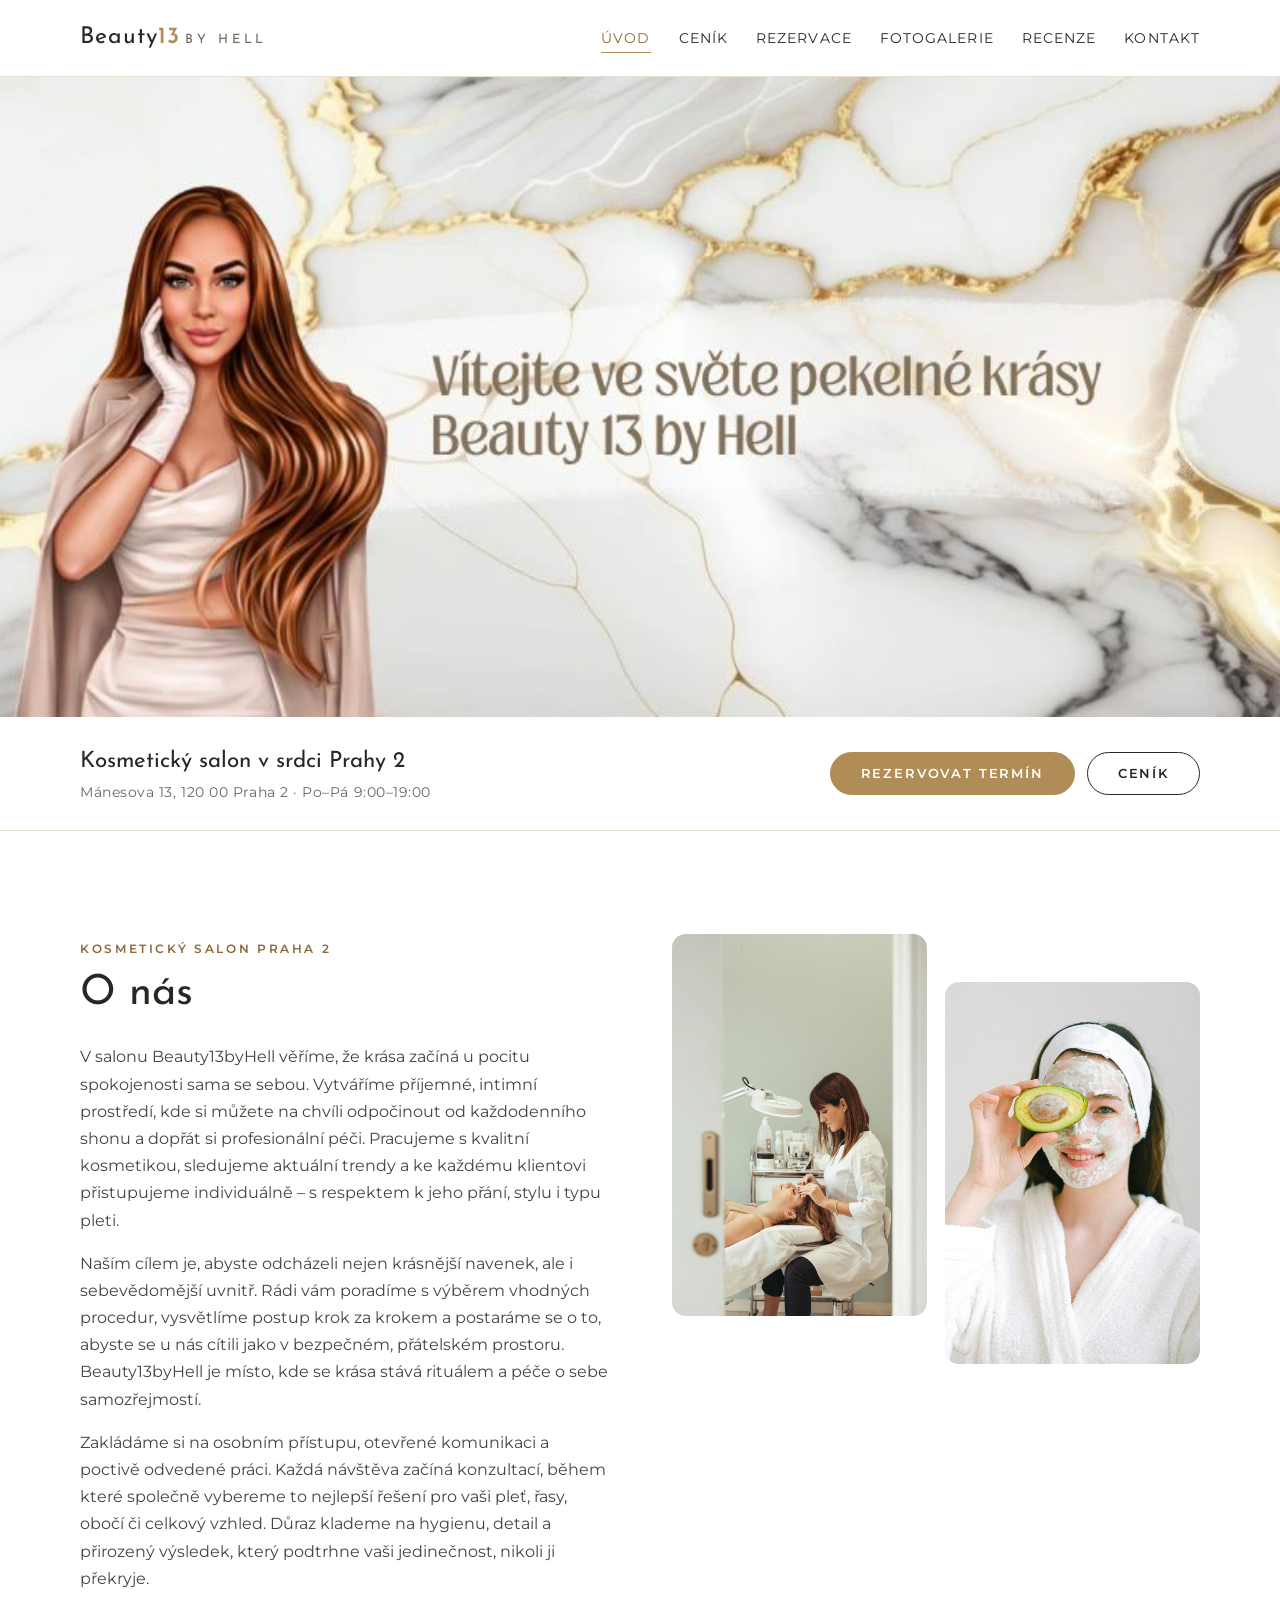
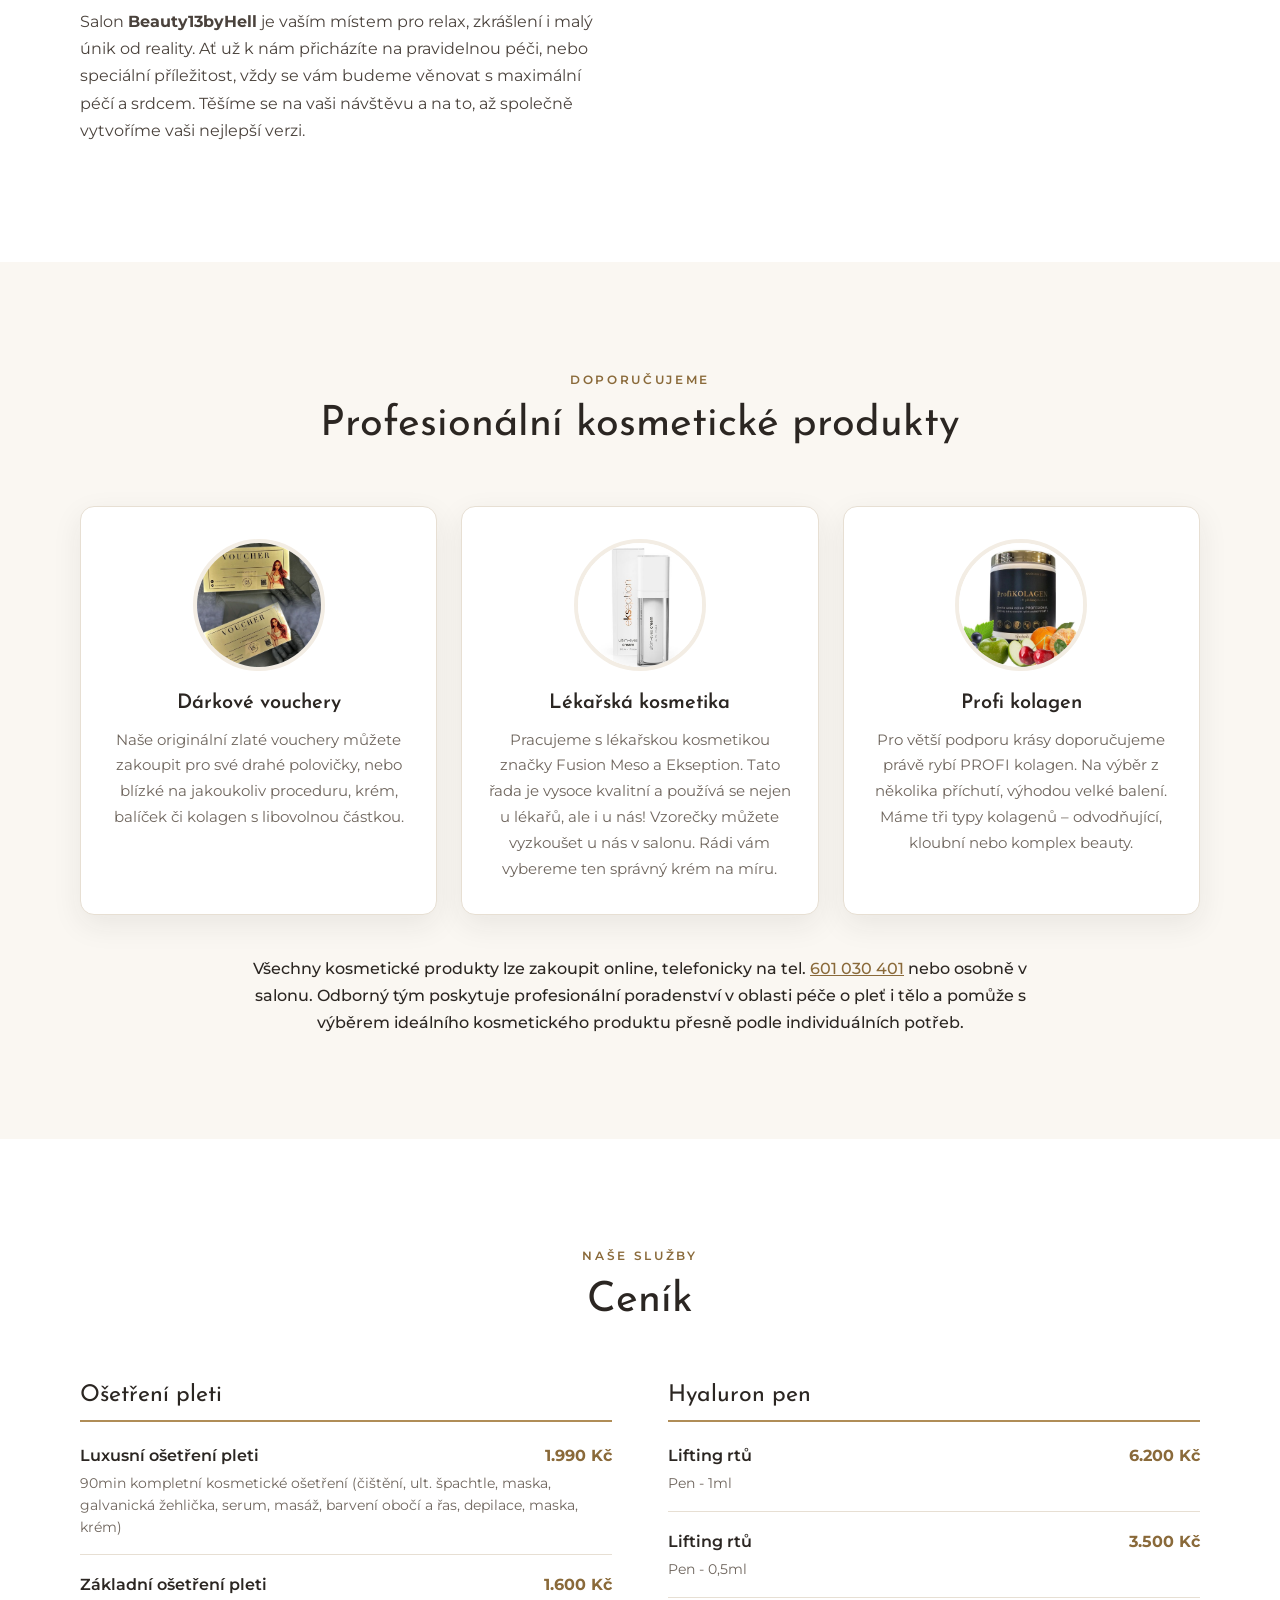
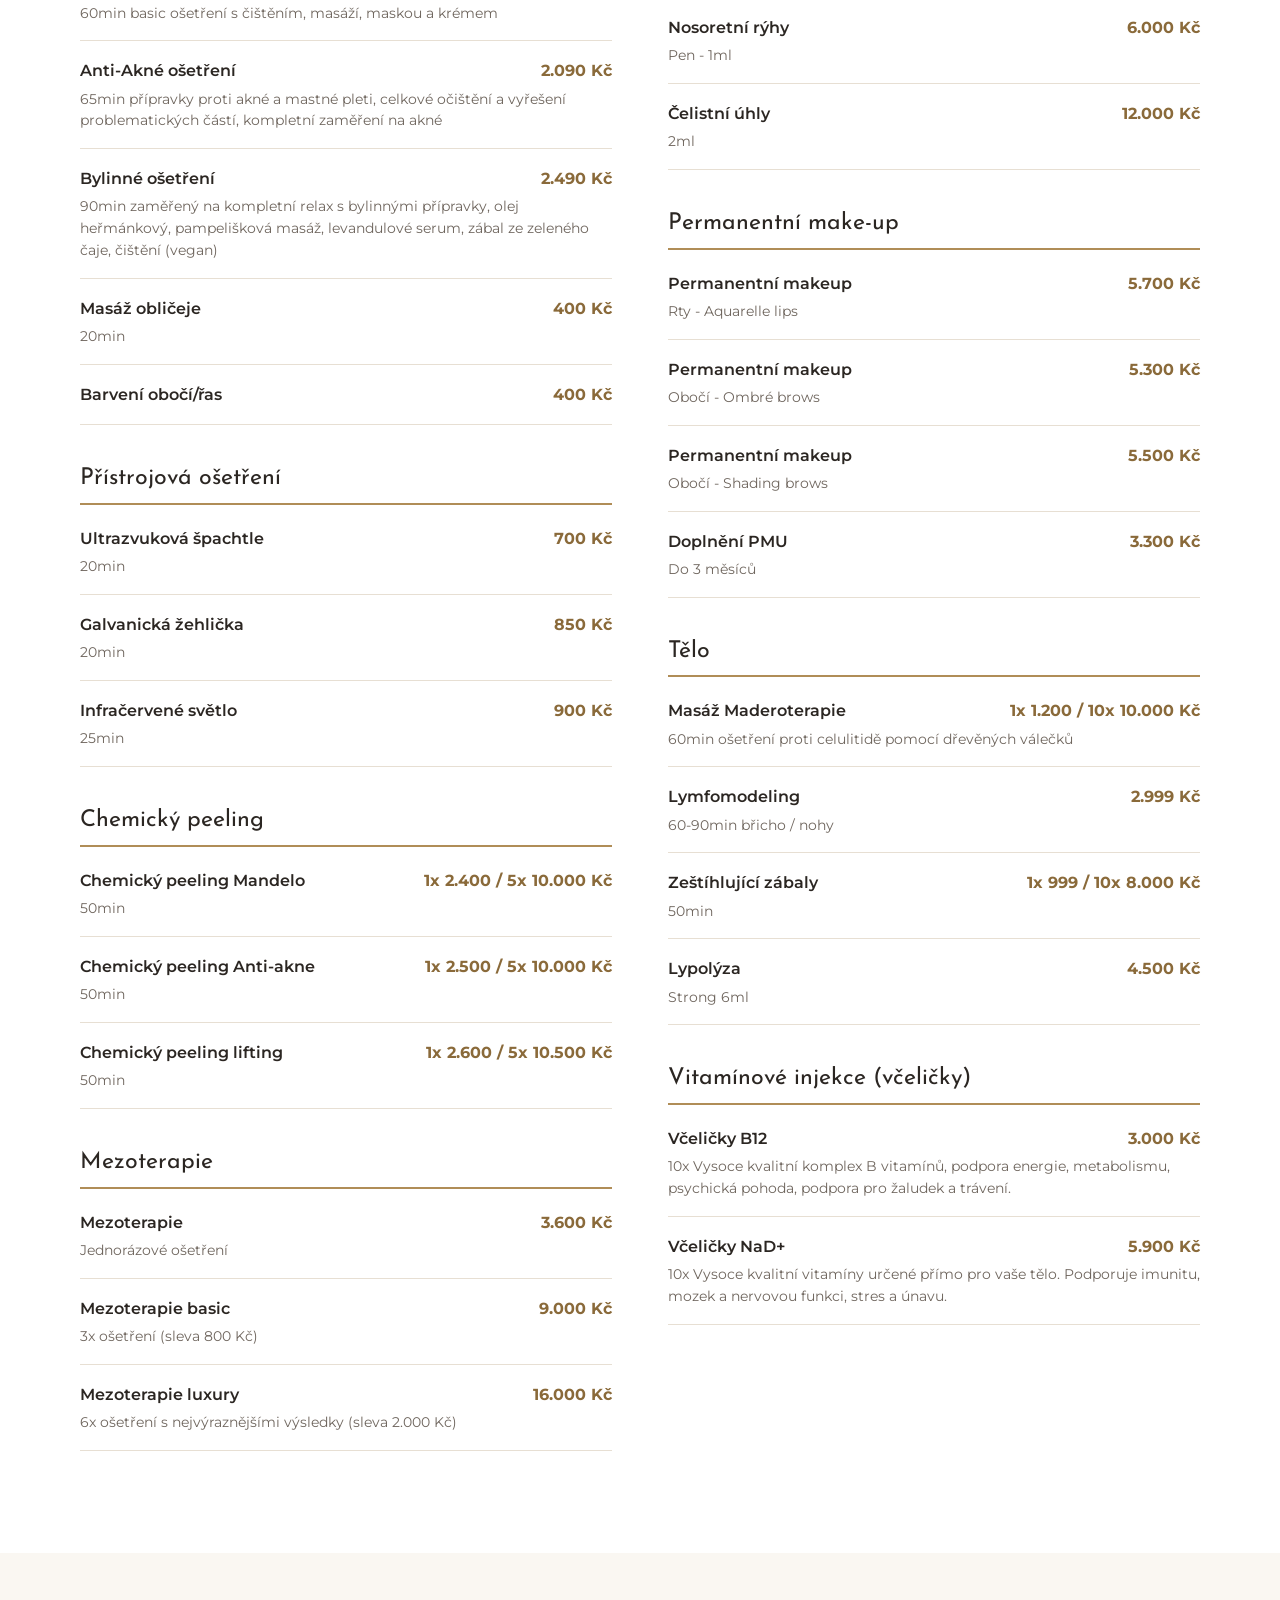
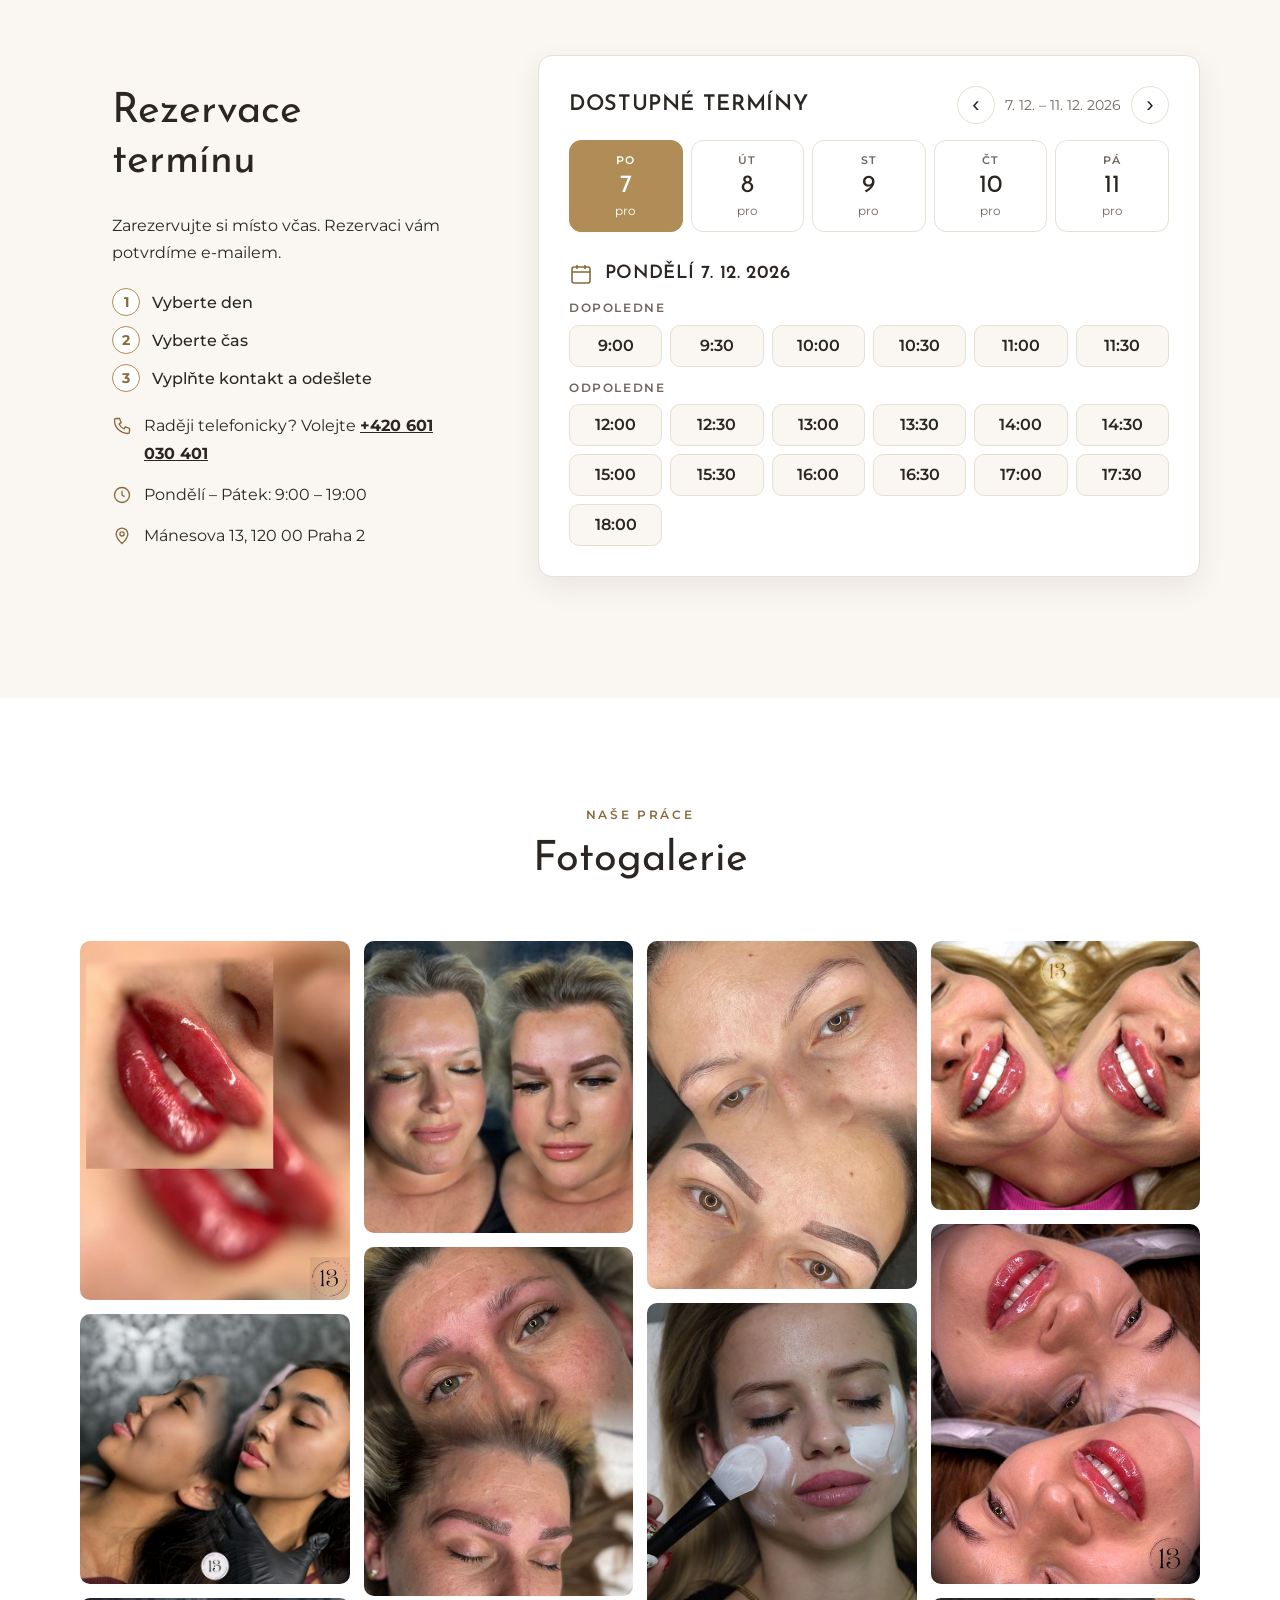
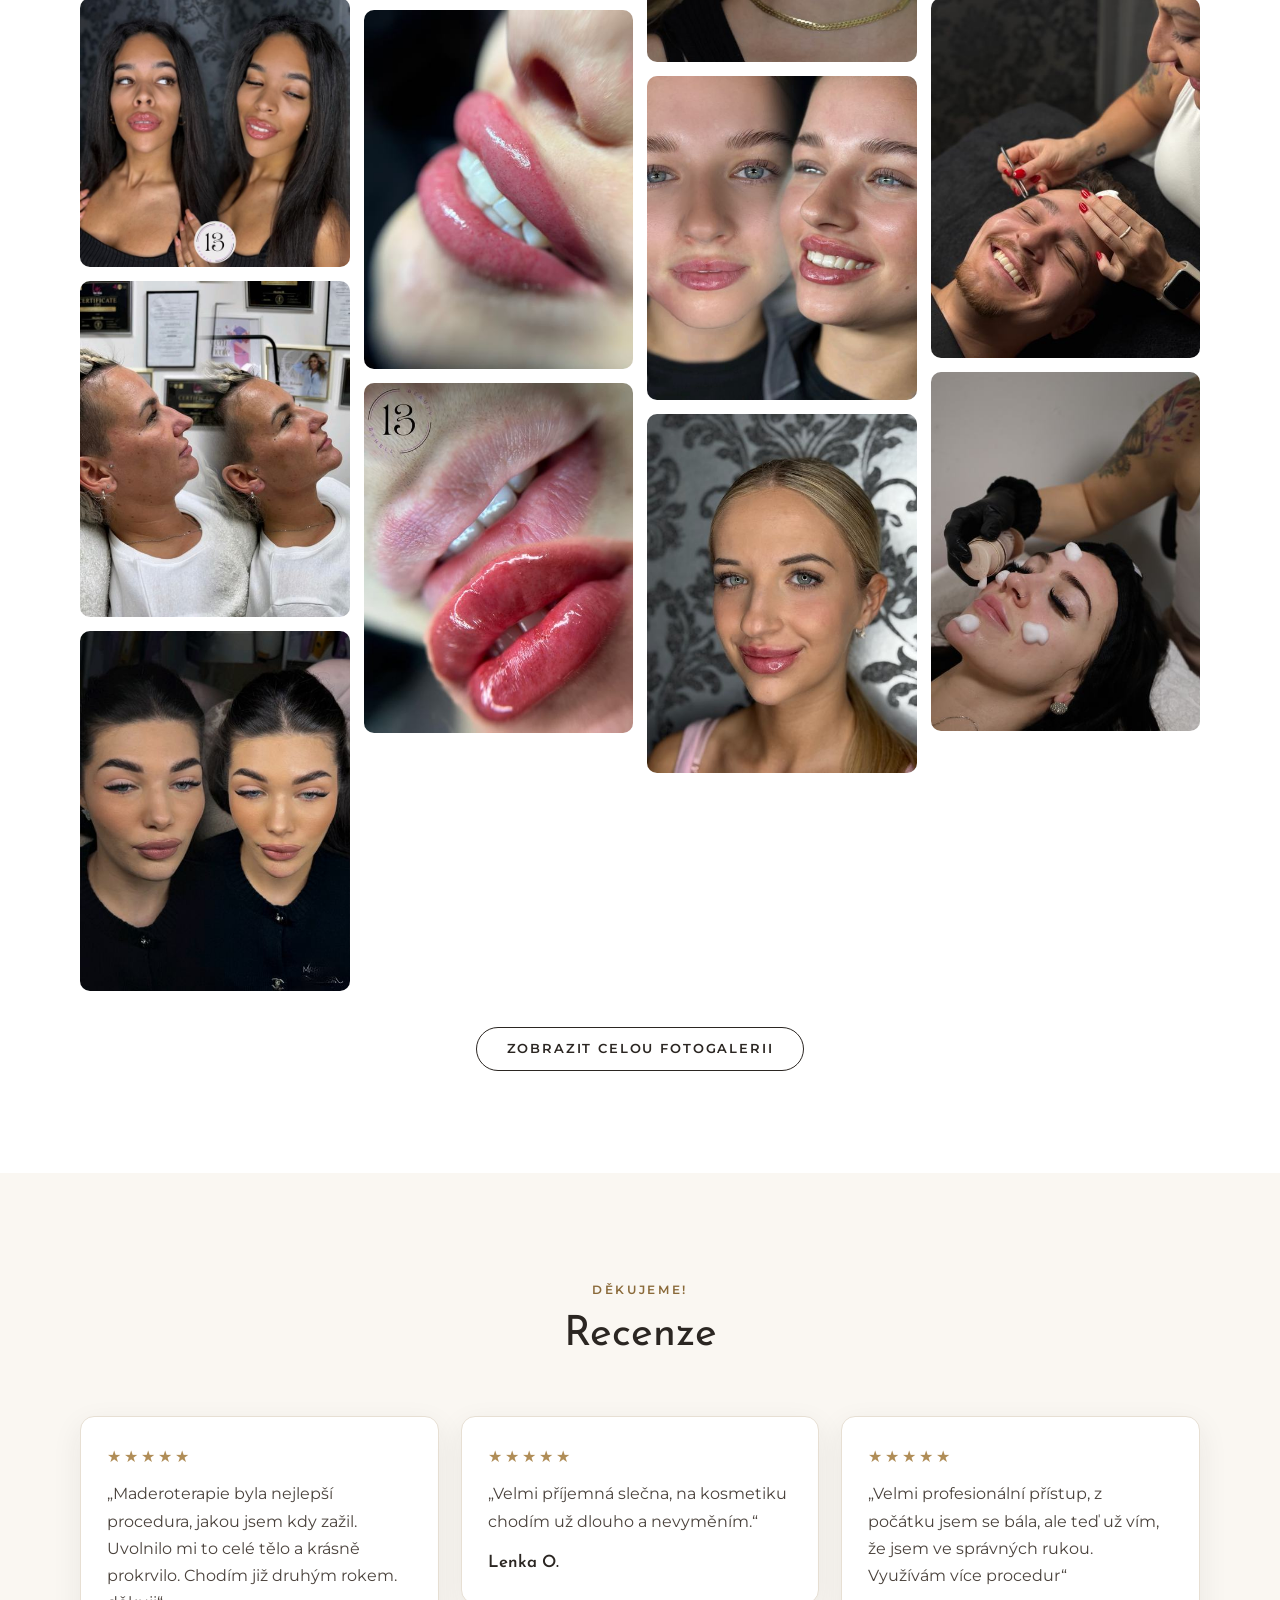
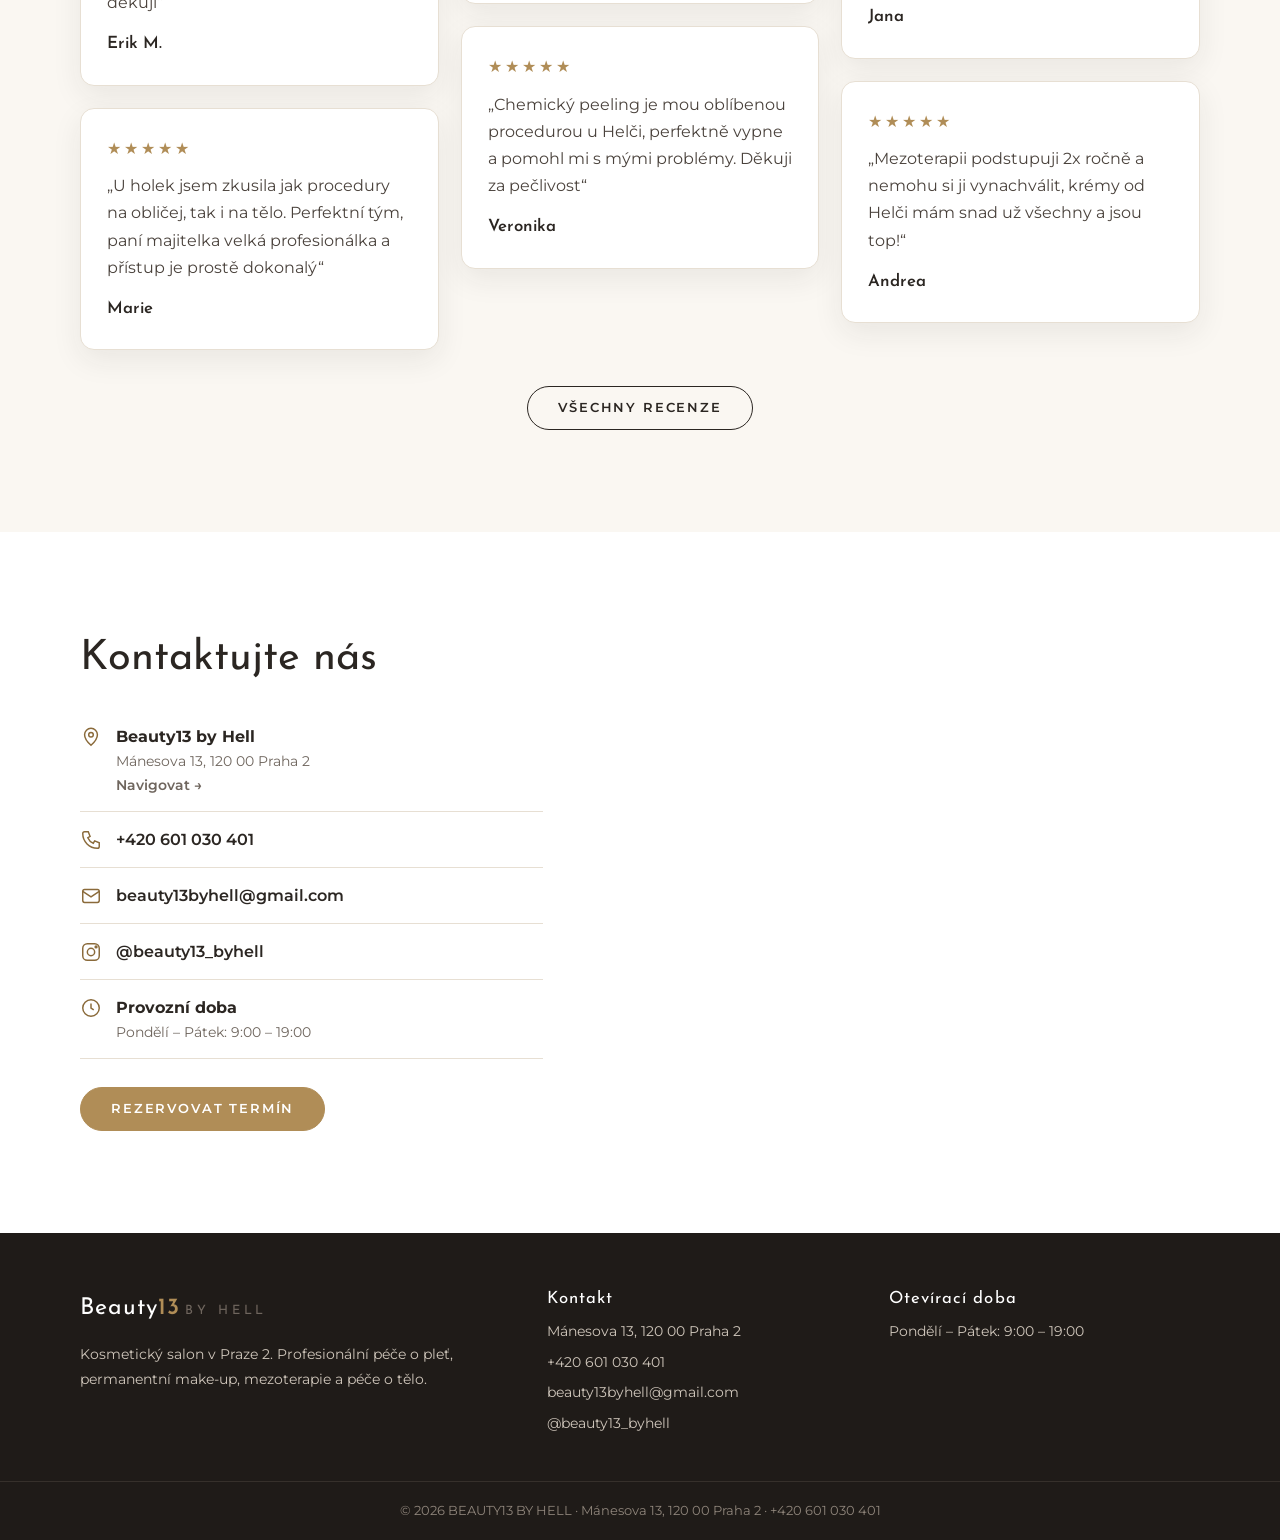
<file: index.html>
<!DOCTYPE html>
<html lang="cs">
<head>
<meta charset="utf-8">
<meta name="viewport" content="width=device-width, initial-scale=1">
<script>document.documentElement.className+=" js"</script>
<title>Beauty13 by Hell</title>
<meta name="description" content="Beauty13 by Hell – kosmetický salon v Praze 2 (Mánesova 13). Ošetření pleti, chemický peeling, mezoterapie, hyaluron pen, permanentní make-up, maderoterapie a zeštíhlující zábaly.">
<link rel="canonical" href="https://www.beauty13byhell.cz/">
<meta property="og:type" content="website">
<meta property="og:locale" content="cs_CZ">
<meta property="og:site_name" content="Beauty13 by Hell">
<meta property="og:title" content="Beauty13 by Hell">
<meta property="og:description" content="Beauty13 by Hell – kosmetický salon v Praze 2 (Mánesova 13). Ošetření pleti, chemický peeling, mezoterapie, hyaluron pen, permanentní make-up, maderoterapie a zeštíhlující zábaly.">
<meta property="og:url" content="https://www.beauty13byhell.cz/">
<meta property="og:image" content="https://www.beauty13byhell.cz/assets/img/hero.jpg">
<meta name="theme-color" content="#b08d57">
<link rel="icon" href="./favicon.svg" type="image/svg+xml">
<link rel="preconnect" href="https://fonts.googleapis.com">
<link rel="preconnect" href="https://fonts.gstatic.com" crossorigin>
<link href="https://fonts.googleapis.com/css2?family=Josefin+Sans:wght@300;400;600&family=Montserrat:wght@400;500;600;700&display=swap" rel="stylesheet">
<link rel="stylesheet" href="./assets/css/style.css">
<script type="application/ld+json">{"@context": "https://schema.org", "@type": "BeautySalon", "name": "Beauty13 by Hell", "url": "https://www.beauty13byhell.cz/", "image": "https://www.beauty13byhell.cz/assets/img/hero.jpg", "telephone": "+420 601 030 401", "email": "beauty13byhell@gmail.com", "address": {"@type": "PostalAddress", "streetAddress": "Mánesova 13", "addressLocality": "Praha 2", "postalCode": "120 00", "addressCountry": "CZ"}, "openingHoursSpecification": [{"@type": "OpeningHoursSpecification", "dayOfWeek": ["Monday", "Tuesday", "Wednesday", "Thursday", "Friday"], "opens": "09:00", "closes": "19:00"}], "sameAs": ["https://www.instagram.com/beauty13_byhell/"], "priceRange": "400 Kč – 16.000 Kč"}</script>
</head>
<body>
<a class="skip-link" href="#obsah">Přejít na obsah</a>
<header class="site-header">
  <div class="wrap">
    <a class="logo" href="./" aria-label="Beauty13 by Hell – úvod"><span class="logo__main">Beauty<b>13</b></span><span class="logo__sub">by Hell</span></a>
    <button class="nav-toggle" type="button" aria-label="Menu" aria-expanded="false" aria-controls="hlavni-menu"><span></span><span></span><span></span></button>
    <nav class="nav" id="hlavni-menu" aria-label="Hlavní menu">
      <ul>
      <li><a href="./" aria-current="page">Úvod</a></li>
      <li><a href="./portfolio/">Ceník</a></li>
      <li><a href="./rezervacni-system/">Rezervace</a></li>
      <li><a href="./fotogalerie/">Fotogalerie</a></li>
      <li><a href="./reference/">Recenze</a></li>
      <li><a href="./kontakt/">Kontakt</a></li>
      </ul>
    </nav>
  </div>
</header>
<main id="obsah">
<section class="hero">
  <h1 class="sr-only">Vítejte ve světě pekelné krásy – Beauty 13 by Hell</h1>
  <img class="hero__img" src="./assets/img/hero.jpg" width="800" height="400" fetchpriority="high" alt="Vítejte ve světě pekelné krásy – Beauty 13 by Hell">
</section>
<div class="hero__bar">
  <div class="wrap">
    <p>Kosmetický salon v srdci Prahy 2<small>Mánesova 13, 120 00 Praha 2 &middot; Po–Pá 9:00–19:00</small></p>
    <div class="hero__actions">
      <a class="btn" href="./rezervacni-system/">Rezervovat termín</a>
      <a class="btn btn--ghost" href="./portfolio/">Ceník</a>
    </div>
  </div>
</div>
<section class="section" id="o-nas">
  <div class="wrap">
<div class="about">
  <div class="about__text">
    <span class="eyebrow">Kosmetický salon Praha 2</span>
    <h2>O nás</h2>
    <p>V salonu Beauty13byHell věříme, že krása začíná u pocitu spokojenosti sama se sebou. Vytváříme příjemné, intimní prostředí, kde si můžete na chvíli odpočinout od každodenního shonu a dopřát si profesionální péči. Pracujeme s kvalitní kosmetikou, sledujeme aktuální trendy a ke každému klientovi přistupujeme individuálně – s respektem k jeho přání, stylu i typu pleti.</p>
    <p>Naším cílem je, abyste odcházeli nejen krásnější navenek, ale i sebevědomější uvnitř. Rádi vám poradíme s výběrem vhodných procedur, vysvětlíme postup krok za krokem a postaráme se o to, abyste se u nás cítili jako v bezpečném, přátelském prostoru. Beauty13byHell je místo, kde se krása stává rituálem a péče o sebe samozřejmostí.</p>
    <p>Zakládáme si na osobním přístupu, otevřené komunikaci a poctivě odvedené práci. Každá návštěva začíná konzultací, během které společně vybereme to nejlepší řešení pro vaši pleť, řasy, obočí či celkový vzhled. Důraz klademe na hygienu, detail a přirozený výsledek, který podtrhne vaši jedinečnost, nikoli ji překryje.</p>
    <p>Salon <strong>Beauty13byHell</strong> je vaším místem pro relax, zkrášlení i malý únik od reality. Ať už k nám přicházíte na pravidelnou péči, nebo speciální příležitost, vždy se vám budeme věnovat s maximální péčí a srdcem. Těšíme se na vaši návštěvu a na to, až společně vytvoříme vaši nejlepší verzi.</p>
  </div>
  <div class="about__photos">
    <img src="./assets/img/about-1.jpg" width="933" height="1400" loading="lazy" alt="Ošetření pleti pleťovou maskou">
    <img src="./assets/img/about-2.jpg" width="933" height="1400" loading="lazy" alt="Kosmetické ošetření v salonu">
  </div>
</div>
  </div>
</section>
<section class="section section--ivory" id="produkty">
  <div class="wrap">
<div class="section__head">
  <span class="eyebrow">Doporučujeme</span>
  <h2>Profesionální kosmetické produkty</h2>
</div>
<div class="cards">
  <article class="card">
    <img src="./assets/img/voucher.jpg" width="700" height="693" loading="lazy" alt="Zlatý dárkový voucher Beauty13 by Hell">
    <h3>Dárkové vouchery</h3>
    <p>Naše originální zlaté vouchery můžete zakoupit pro své drahé polovičky, nebo blízké na jakoukoliv proceduru, krém, balíček či kolagen s libovolnou částkou.</p>
  </article>
  <article class="card">
    <img src="./assets/img/ekseption.jpg" width="478" height="540" loading="lazy" alt="Krém Ekseption">
    <h3>Lékařská kosmetika</h3>
    <p>Pracujeme s lékařskou kosmetikou značky Fusion Meso a Ekseption. Tato řada je vysoce kvalitní a používá se nejen u lékařů, ale i u nás! Vzorečky můžete vyzkoušet u nás v salonu. Rádi vám vybereme ten správný krém na míru.</p>
  </article>
  <article class="card">
    <img src="./assets/img/kolagen.jpg" width="700" height="700" loading="lazy" alt="Profi kolagen">
    <h3>Profi kolagen</h3>
    <p>Pro větší podporu krásy doporučujeme právě rybí PROFI kolagen. Na výběr z několika příchutí, výhodou velké balení. Máme tři typy kolagenů – odvodňující, kloubní nebo komplex beauty.</p>
  </article>
</div>
<p class="note">Všechny kosmetické produkty lze zakoupit online, telefonicky na tel. <a href="tel:+420601030401">601 030 401</a> nebo osobně v salonu. Odborný tým poskytuje profesionální poradenství v oblasti péče o pleť i tělo a pomůže s výběrem ideálního kosmetického produktu přesně podle individuálních potřeb.</p>
  </div>
</section>
<section class="section" id="cenik">
  <div class="wrap">
    <div class="section__head"><span class="eyebrow">Naše služby</span><h2>Ceník</h2></div>
<div class="pricing">
  <div class="price-group">
    <h3>Ošetření pleti</h3>
    <div class="price-item">
      <span class="price-item__name">Luxusní ošetření pleti</span>
      <span class="price-item__price">1.990 Kč</span>
      <span class="price-item__desc">90min kompletní kosmetické ošetření (čištění, ult. špachtle, maska, galvanická žehlička, serum, masáž, barvení obočí a řas, depilace, maska, krém)</span>
    </div>
    <div class="price-item">
      <span class="price-item__name">Základní ošetření pleti</span>
      <span class="price-item__price">1.600 Kč</span>
      <span class="price-item__desc">60min basic ošetření s čištěním, masáží, maskou a krémem</span>
    </div>
    <div class="price-item">
      <span class="price-item__name">Anti-Akné ošetření</span>
      <span class="price-item__price">2.090 Kč</span>
      <span class="price-item__desc">65min přípravky proti akné a mastné pleti, celkové očištění a vyřešení problematických částí, kompletní zaměření na akné</span>
    </div>
    <div class="price-item">
      <span class="price-item__name">Bylinné ošetření</span>
      <span class="price-item__price">2.490 Kč</span>
      <span class="price-item__desc">90min zaměřený na kompletní relax s bylinnými přípravky, olej heřmánkový, pampelišková masáž, levandulové serum, zábal ze zeleného čaje, čištění (vegan)</span>
    </div>
    <div class="price-item">
      <span class="price-item__name">Masáž obličeje</span>
      <span class="price-item__price">400 Kč</span>
      <span class="price-item__desc">20min</span>
    </div>
    <div class="price-item">
      <span class="price-item__name">Barvení obočí/řas</span>
      <span class="price-item__price">400 Kč</span>
    </div>
  </div>
  <div class="price-group">
    <h3>Přístrojová ošetření</h3>
    <div class="price-item">
      <span class="price-item__name">Ultrazvuková špachtle</span>
      <span class="price-item__price">700 Kč</span>
      <span class="price-item__desc">20min</span>
    </div>
    <div class="price-item">
      <span class="price-item__name">Galvanická žehlička</span>
      <span class="price-item__price">850 Kč</span>
      <span class="price-item__desc">20min</span>
    </div>
    <div class="price-item">
      <span class="price-item__name">Infračervené světlo</span>
      <span class="price-item__price">900 Kč</span>
      <span class="price-item__desc">25min</span>
    </div>
  </div>
  <div class="price-group">
    <h3>Chemický peeling</h3>
    <div class="price-item">
      <span class="price-item__name">Chemický peeling Mandelo</span>
      <span class="price-item__price">1x 2.400 / 5x 10.000 Kč</span>
      <span class="price-item__desc">50min</span>
    </div>
    <div class="price-item">
      <span class="price-item__name">Chemický peeling Anti-akne</span>
      <span class="price-item__price">1x 2.500 / 5x 10.000 Kč</span>
      <span class="price-item__desc">50min</span>
    </div>
    <div class="price-item">
      <span class="price-item__name">Chemický peeling lifting</span>
      <span class="price-item__price">1x 2.600 / 5x 10.500 Kč</span>
      <span class="price-item__desc">50min</span>
    </div>
  </div>
  <div class="price-group">
    <h3>Mezoterapie</h3>
    <div class="price-item">
      <span class="price-item__name">Mezoterapie</span>
      <span class="price-item__price">3.600 Kč</span>
      <span class="price-item__desc">Jednorázové ošetření</span>
    </div>
    <div class="price-item">
      <span class="price-item__name">Mezoterapie basic</span>
      <span class="price-item__price">9.000 Kč</span>
      <span class="price-item__desc">3x ošetření (sleva 800 Kč)</span>
    </div>
    <div class="price-item">
      <span class="price-item__name">Mezoterapie luxury</span>
      <span class="price-item__price">16.000 Kč</span>
      <span class="price-item__desc">6x ošetření s nejvýraznějšími výsledky (sleva 2.000 Kč)</span>
    </div>
  </div>
  <div class="price-group">
    <h3>Hyaluron pen</h3>
    <div class="price-item">
      <span class="price-item__name">Lifting rtů</span>
      <span class="price-item__price">6.200 Kč</span>
      <span class="price-item__desc">Pen - 1ml</span>
    </div>
    <div class="price-item">
      <span class="price-item__name">Lifting rtů</span>
      <span class="price-item__price">3.500 Kč</span>
      <span class="price-item__desc">Pen - 0,5ml</span>
    </div>
    <div class="price-item">
      <span class="price-item__name">Nosoretní rýhy</span>
      <span class="price-item__price">6.000 Kč</span>
      <span class="price-item__desc">Pen - 1ml</span>
    </div>
    <div class="price-item">
      <span class="price-item__name">Čelistní úhly</span>
      <span class="price-item__price">12.000 Kč</span>
      <span class="price-item__desc">2ml</span>
    </div>
  </div>
  <div class="price-group">
    <h3>Permanentní make-up</h3>
    <div class="price-item">
      <span class="price-item__name">Permanentní makeup</span>
      <span class="price-item__price">5.700 Kč</span>
      <span class="price-item__desc">Rty - Aquarelle lips</span>
    </div>
    <div class="price-item">
      <span class="price-item__name">Permanentní makeup</span>
      <span class="price-item__price">5.300 Kč</span>
      <span class="price-item__desc">Obočí - Ombré brows</span>
    </div>
    <div class="price-item">
      <span class="price-item__name">Permanentní makeup</span>
      <span class="price-item__price">5.500 Kč</span>
      <span class="price-item__desc">Obočí - Shading brows</span>
    </div>
    <div class="price-item">
      <span class="price-item__name">Doplnění PMU</span>
      <span class="price-item__price">3.300 Kč</span>
      <span class="price-item__desc">Do 3 měsíců</span>
    </div>
  </div>
  <div class="price-group">
    <h3>Tělo</h3>
    <div class="price-item">
      <span class="price-item__name">Masáž Maderoterapie</span>
      <span class="price-item__price">1x 1.200 / 10x 10.000 Kč</span>
      <span class="price-item__desc">60min ošetření proti celulitidě pomocí dřevěných válečků</span>
    </div>
    <div class="price-item">
      <span class="price-item__name">Lymfomodeling</span>
      <span class="price-item__price">2.999 Kč</span>
      <span class="price-item__desc">60-90min břicho / nohy</span>
    </div>
    <div class="price-item">
      <span class="price-item__name">Zeštíhlující zábaly</span>
      <span class="price-item__price">1x 999 / 10x 8.000 Kč</span>
      <span class="price-item__desc">50min</span>
    </div>
    <div class="price-item">
      <span class="price-item__name">Lypolýza</span>
      <span class="price-item__price">4.500 Kč</span>
      <span class="price-item__desc">Strong 6ml</span>
    </div>
  </div>
  <div class="price-group">
    <h3>Vitamínové injekce (včeličky)</h3>
    <div class="price-item">
      <span class="price-item__name">Včeličky B12</span>
      <span class="price-item__price">3.000 Kč</span>
      <span class="price-item__desc">10x Vysoce kvalitní komplex B vitamínů, podpora energie, metabolismu, psychická pohoda, podpora pro žaludek a trávení.</span>
    </div>
    <div class="price-item">
      <span class="price-item__name">Včeličky NaD+</span>
      <span class="price-item__price">5.900 Kč</span>
      <span class="price-item__desc">10x Vysoce kvalitní vitamíny určené přímo pro vaše tělo. Podporuje imunitu, mozek a nervovou funkci, stres a únavu.</span>
    </div>
  </div>
</div>
  </div>
</section>
<section class="section section--ivory" id="rezervace">
  <div class="wrap">
<div class="booking">
  <div class="booking__info">
    <h2>Rezervace termínu</h2>
    <p>Zarezervujte si místo včas. Rezervaci vám potvrdíme e-mailem.</p>
    <ol class="steps">
      <li><span>1</span>Vyberte den</li>
      <li><span>2</span>Vyberte čas</li>
      <li><span>3</span>Vyplňte kontakt a odešlete</li>
    </ol>
    <ul>
      <li><svg viewBox="0 0 24 24" fill="none" stroke="currentColor" stroke-width="1.6" aria-hidden="true"><path d="M5 3h4l2 5-2.5 1.5a11 11 0 0 0 6 6L16 13l5 2v4a2 2 0 0 1-2 2A16 16 0 0 1 3 5a2 2 0 0 1 2-2z"/></svg><span>Raději telefonicky? Volejte <a href="tel:+420601030401"><strong>+420 601 030 401</strong></a></span></li>
      <li><svg viewBox="0 0 24 24" fill="none" stroke="currentColor" stroke-width="1.6" aria-hidden="true"><circle cx="12" cy="12" r="9"/><path d="M12 7v5l3 2"/></svg><span>Pondělí – Pátek: 9:00 – 19:00</span></li>
      <li><svg viewBox="0 0 24 24" fill="none" stroke="currentColor" stroke-width="1.6" aria-hidden="true"><path d="M12 21s-7-6.2-7-11.5A7 7 0 0 1 19 9.5C19 14.8 12 21 12 21z"/><circle cx="12" cy="9.5" r="2.5"/></svg><span>Mánesova 13, 120 00 Praha 2</span></li>
    </ul>
  </div>
  <div class="booker" data-booker>
    <div class="alert" id="rezervace-odeslana" role="status" hidden>Děkujeme! Vaši rezervaci jsme přijali a brzy vám ji potvrdíme e-mailem.</div>
    <div class="slots">
      <div class="slots__head">
        <h3>Dostupné termíny</h3>
        <div class="slots__nav">
          <button type="button" class="slots__arrow" data-week-prev aria-label="Předchozí týden">&#8249;</button>
          <span class="slots__range" data-week-label aria-live="polite"></span>
          <button type="button" class="slots__arrow" data-week-next aria-label="Další týden">&#8250;</button>
        </div>
      </div>
      <div class="week" data-week></div>
      <p class="slots__day"><svg viewBox="0 0 24 24" fill="none" stroke="currentColor" stroke-width="1.6" aria-hidden="true"><rect x="3" y="5" width="18" height="16" rx="2"/><path d="M3 10h18M8 3v4M16 3v4"/></svg><span data-day-label></span></p>
      <div data-times></div>
      <noscript><p class="slots__empty">Pro výběr termínu povolte v prohlížeči JavaScript, nebo nám zavolejte na <a href="tel:+420601030401">+420 601 030 401</a>.</p></noscript>
    </div>
    <form class="form booking-form" id="rezervace-formular" data-booking data-root="./" action="https://formsubmit.co/beauty13byhell@gmail.com" method="POST">
      <input type="hidden" name="_subject" value="Nová rezervace z webu beauty13byhell.cz">
      <input type="hidden" name="_template" value="table">
      <input type="hidden" name="_next" value="https://www.beauty13byhell.cz/rezervacni-system/?odeslano=1">
      <input type="text" name="_honey" class="hp" tabindex="-1" autocomplete="off" aria-hidden="true">
      <input type="hidden" name="Datum" data-field-date>
      <input type="hidden" name="Čas" data-field-time>
      <div class="picked full">
        <span>Vybraný termín<strong data-picked></strong></span>
        <button type="button" class="picked__change" data-change>Změnit</button>
      </div>
      <div class="full">
        <label for="f-jmeno">Jméno a příjmení *</label>
        <input id="f-jmeno" name="Jméno a příjmení" type="text" autocomplete="name" required>
      </div>
      <div>
        <label for="f-tel">Telefonní číslo *</label>
        <input id="f-tel" name="Telefon" type="tel" autocomplete="tel" inputmode="tel" required>
      </div>
      <div>
        <label for="f-email">E-mail *</label>
        <input id="f-email" name="email" type="email" autocomplete="email" required>
      </div>
      <div class="full">
        <label for="f-sluzba">Procedura</label>
        <select id="f-sluzba" name="Procedura">
              <option value="">Vyberte proceduru (nepovinné)</option>
              <optgroup label="Ošetření pleti">
              <option>Luxusní ošetření pleti</option>
              <option>Základní ošetření pleti</option>
              <option>Anti-Akné ošetření</option>
              <option>Bylinné ošetření</option>
              <option>Masáž obličeje – 20min</option>
              <option>Barvení obočí/řas</option>
              </optgroup>
              <optgroup label="Přístrojová ošetření">
              <option>Ultrazvuková špachtle – 20min</option>
              <option>Galvanická žehlička – 20min</option>
              <option>Infračervené světlo – 25min</option>
              </optgroup>
              <optgroup label="Chemický peeling">
              <option>Chemický peeling Mandelo – 50min</option>
              <option>Chemický peeling Anti-akne – 50min</option>
              <option>Chemický peeling lifting – 50min</option>
              </optgroup>
              <optgroup label="Mezoterapie">
              <option>Mezoterapie – Jednorázové ošetření</option>
              <option>Mezoterapie basic – 3x ošetření (sleva 800 Kč)</option>
              <option>Mezoterapie luxury</option>
              </optgroup>
              <optgroup label="Hyaluron pen">
              <option>Lifting rtů – Pen - 1ml</option>
              <option>Lifting rtů – Pen - 0,5ml</option>
              <option>Nosoretní rýhy – Pen - 1ml</option>
              <option>Čelistní úhly – 2ml</option>
              </optgroup>
              <optgroup label="Permanentní make-up">
              <option>Permanentní makeup – Rty - Aquarelle lips</option>
              <option>Permanentní makeup – Obočí - Ombré brows</option>
              <option>Permanentní makeup – Obočí - Shading brows</option>
              <option>Doplnění PMU – Do 3 měsíců</option>
              </optgroup>
              <optgroup label="Tělo">
              <option>Masáž Maderoterapie</option>
              <option>Lymfomodeling – 60-90min břicho / nohy</option>
              <option>Zeštíhlující zábaly – 50min</option>
              <option>Lypolýza – Strong 6ml</option>
              </optgroup>
              <optgroup label="Vitamínové injekce (včeličky)">
              <option>Včeličky B12</option>
              <option>Včeličky NaD+</option>
              </optgroup>
              <option>Dárkový voucher</option><option>Kosmetické produkty / konzultace</option>
        </select>
      </div>
      <div class="full">
        <label for="f-pozn">Poznámka</label>
        <textarea id="f-pozn" name="Poznámka" rows="3" placeholder="Dotaz, přání…"></textarea>
      </div>
      <div class="full">
        <button class="btn btn--block" type="submit">Odeslat rezervaci</button>
      </div>
      <p class="form__note full">Odesláním formuláře souhlasíte se zpracováním uvedených údajů za účelem vyřízení rezervace. Termín je závazný až po našem potvrzení.</p>
    </form>
  </div>
</div>
  </div>
</section>
<section class="section" id="fotogalerie">
  <div class="wrap">
    <div class="section__head"><span class="eyebrow">Naše práce</span><h2>Fotogalerie</h2></div>
<div class="gallery">
  <a href="./assets/img/gallery/01.jpg" data-lightbox><img src="./assets/img/thumbs/01.jpg" width="450" height="600" loading="lazy" decoding="async" alt="Beauty13 by Hell – fotografie 1"></a>
  <a href="./assets/img/gallery/02.jpg" data-lightbox><img src="./assets/img/thumbs/02.jpg" width="600" height="600" loading="lazy" decoding="async" alt="Beauty13 by Hell – fotografie 2"></a>
  <a href="./assets/img/gallery/03.jpg" data-lightbox><img src="./assets/img/thumbs/03.jpg" width="600" height="600" loading="lazy" decoding="async" alt="Beauty13 by Hell – fotografie 3"></a>
  <a href="./assets/img/gallery/04.jpg" data-lightbox><img src="./assets/img/thumbs/04.jpg" width="481" height="600" loading="lazy" decoding="async" alt="Beauty13 by Hell – fotografie 4"></a>
  <a href="./assets/img/gallery/05.jpg" data-lightbox><img src="./assets/img/thumbs/05.jpg" width="449" height="600" loading="lazy" decoding="async" alt="Beauty13 by Hell – fotografie 5"></a>
  <a href="./assets/img/gallery/06.jpg" data-lightbox><img src="./assets/img/thumbs/06.jpg" width="554" height="600" loading="lazy" decoding="async" alt="Beauty13 by Hell – fotografie 6"></a>
  <a href="./assets/img/gallery/07.jpg" data-lightbox><img src="./assets/img/thumbs/07.jpg" width="463" height="600" loading="lazy" decoding="async" alt="Beauty13 by Hell – fotografie 7"></a>
  <a href="./assets/img/gallery/08.jpg" data-lightbox><img src="./assets/img/thumbs/08.jpg" width="450" height="600" loading="lazy" decoding="async" alt="Beauty13 by Hell – fotografie 8"></a>
  <a href="./assets/img/gallery/09.jpg" data-lightbox><img src="./assets/img/thumbs/09.jpg" width="462" height="600" loading="lazy" decoding="async" alt="Beauty13 by Hell – fotografie 9"></a>
  <a href="./assets/img/gallery/10.jpg" data-lightbox><img src="./assets/img/thumbs/10.jpg" width="465" height="600" loading="lazy" decoding="async" alt="Beauty13 by Hell – fotografie 10"></a>
  <a href="./assets/img/gallery/11.jpg" data-lightbox><img src="./assets/img/thumbs/11.jpg" width="450" height="600" loading="lazy" decoding="async" alt="Beauty13 by Hell – fotografie 11"></a>
  <a href="./assets/img/gallery/12.jpg" data-lightbox><img src="./assets/img/thumbs/12.jpg" width="499" height="600" loading="lazy" decoding="async" alt="Beauty13 by Hell – fotografie 12"></a>
  <a href="./assets/img/gallery/13.jpg" data-lightbox><img src="./assets/img/thumbs/13.jpg" width="450" height="600" loading="lazy" decoding="async" alt="Beauty13 by Hell – fotografie 13"></a>
  <a href="./assets/img/gallery/14.jpg" data-lightbox><img src="./assets/img/thumbs/14.jpg" width="600" height="600" loading="lazy" decoding="async" alt="Beauty13 by Hell – fotografie 14"></a>
  <a href="./assets/img/gallery/15.jpg" data-lightbox><img src="./assets/img/thumbs/15.jpg" width="449" height="600" loading="lazy" decoding="async" alt="Beauty13 by Hell – fotografie 15"></a>
  <a href="./assets/img/gallery/16.jpg" data-lightbox><img src="./assets/img/thumbs/16.jpg" width="450" height="600" loading="lazy" decoding="async" alt="Beauty13 by Hell – fotografie 16"></a>
  <a href="./assets/img/gallery/17.jpg" data-lightbox><img src="./assets/img/thumbs/17.jpg" width="450" height="600" loading="lazy" decoding="async" alt="Beauty13 by Hell – fotografie 17"></a>
</div>
    <div class="center"><a class="btn btn--ghost" href="./fotogalerie/">Zobrazit celou fotogalerii</a></div>
  </div>
</section>
<section class="section section--ivory" id="recenze">
  <div class="wrap">
    <div class="section__head"><span class="eyebrow">Děkujeme!</span><h2>Recenze</h2></div>
<div class="reviews">
  <figure class="review">
    <div class="review__stars" aria-label="5 z 5 hvězdiček">★★★★★</div>
    <blockquote>„Maderoterapie byla nejlepší procedura, jakou jsem kdy zažil. Uvolnilo mi to celé tělo a krásně prokrvilo. Chodím již druhým rokem. děkuji“</blockquote>
    <figcaption>Erik M.</figcaption>
  </figure>
  <figure class="review">
    <div class="review__stars" aria-label="5 z 5 hvězdiček">★★★★★</div>
    <blockquote>„U holek jsem zkusila jak procedury na obličej, tak i na tělo. Perfektní tým, paní majitelka velká profesionálka a přístup je prostě dokonalý“</blockquote>
    <figcaption>Marie</figcaption>
  </figure>
  <figure class="review">
    <div class="review__stars" aria-label="5 z 5 hvězdiček">★★★★★</div>
    <blockquote>„Velmi příjemná slečna, na kosmetiku chodím už dlouho a nevyměním.“</blockquote>
    <figcaption>Lenka O.</figcaption>
  </figure>
  <figure class="review">
    <div class="review__stars" aria-label="5 z 5 hvězdiček">★★★★★</div>
    <blockquote>„Chemický peeling je mou oblíbenou procedurou u Helči, perfektně vypne a pomohl mi s mými problémy. Děkuji za pečlivost“</blockquote>
    <figcaption>Veronika</figcaption>
  </figure>
  <figure class="review">
    <div class="review__stars" aria-label="5 z 5 hvězdiček">★★★★★</div>
    <blockquote>„Velmi profesionální přístup, z počátku jsem se bála, ale teď už vím, že jsem ve správných rukou. Využívám více procedur“</blockquote>
    <figcaption>Jana</figcaption>
  </figure>
  <figure class="review">
    <div class="review__stars" aria-label="5 z 5 hvězdiček">★★★★★</div>
    <blockquote>„Mezoterapii podstupuji 2x ročně a nemohu si ji vynachválit, krémy od Helči mám snad už všechny a jsou top!“</blockquote>
    <figcaption>Andrea</figcaption>
  </figure>
</div>
    <div class="center"><a class="btn btn--ghost" href="./reference/">Všechny recenze</a></div>
  </div>
</section>
<section class="section" id="kontakt">
  <div class="wrap">
<div class="contact">
  <div>
    <h2>Kontaktujte nás</h2>
    <ul class="contact__list">
      <li><svg viewBox="0 0 24 24" fill="none" stroke="currentColor" stroke-width="1.6" aria-hidden="true"><path d="M12 21s-7-6.2-7-11.5A7 7 0 0 1 19 9.5C19 14.8 12 21 12 21z"/><circle cx="12" cy="9.5" r="2.5"/></svg><span><strong>Beauty13 by Hell</strong><small>Mánesova 13, 120 00 Praha 2</small><a href="https://www.google.com/maps/search/?api=1&query=M%C3%A1nesova+13%2C+120+00+Praha+2" target="_blank" rel="noopener"><small>Navigovat &rarr;</small></a></span></li>
      <li><svg viewBox="0 0 24 24" fill="none" stroke="currentColor" stroke-width="1.6" aria-hidden="true"><path d="M5 3h4l2 5-2.5 1.5a11 11 0 0 0 6 6L16 13l5 2v4a2 2 0 0 1-2 2A16 16 0 0 1 3 5a2 2 0 0 1 2-2z"/></svg><a href="tel:+420601030401">+420 601 030 401</a></li>
      <li><svg viewBox="0 0 24 24" fill="none" stroke="currentColor" stroke-width="1.6" aria-hidden="true"><rect x="3" y="5" width="18" height="14" rx="2"/><path d="m3 7 9 6 9-6"/></svg><a href="mailto:beauty13byhell@gmail.com">beauty13byhell@gmail.com</a></li>
      <li><svg viewBox="0 0 24 24" fill="none" stroke="currentColor" stroke-width="1.6" aria-hidden="true"><rect x="3" y="3" width="18" height="18" rx="5"/><circle cx="12" cy="12" r="4"/><circle cx="17.5" cy="6.5" r="1" fill="currentColor"/></svg><a href="https://www.instagram.com/beauty13_byhell/" target="_blank" rel="noopener">@beauty13_byhell</a></li>
      <li><svg viewBox="0 0 24 24" fill="none" stroke="currentColor" stroke-width="1.6" aria-hidden="true"><circle cx="12" cy="12" r="9"/><path d="M12 7v5l3 2"/></svg><span><strong>Provozní doba</strong><small>Pondělí – Pátek: 9:00 – 19:00</small></span></li>
    </ul>
    <a class="btn" href="./rezervacni-system/">Rezervovat termín</a>
  </div>
  <iframe class="map" title="Mapa – Mánesova 13, Praha 2" loading="lazy" referrerpolicy="no-referrer-when-downgrade" src="https://maps.google.com/maps?q=M%C3%A1nesova%2013%2C%20120%2000%20Praha%202&amp;z=16&amp;output=embed"></iframe>
</div>
  </div>
</section>
</main>
<footer class="site-footer">
  <div class="wrap">
    <div>
      <a class="logo" href="./"><span class="logo__main">Beauty<b>13</b></span><span class="logo__sub">by Hell</span></a>
      <p style="margin-top:14px">Kosmetický salon v Praze 2. Profesionální péče o pleť, permanentní make-up, mezoterapie a péče o tělo.</p>
    </div>
    <div>
      <h4>Kontakt</h4>
      <ul>
        <li><a href="https://www.google.com/maps/search/?api=1&query=M%C3%A1nesova+13%2C+120+00+Praha+2" target="_blank" rel="noopener">Mánesova 13, 120 00 Praha 2</a></li>
        <li><a href="tel:+420601030401">+420 601 030 401</a></li>
        <li><a href="mailto:beauty13byhell@gmail.com">beauty13byhell@gmail.com</a></li>
        <li><a href="https://www.instagram.com/beauty13_byhell/" target="_blank" rel="noopener">@beauty13_byhell</a></li>
      </ul>
    </div>
    <div>
      <h4>Otevírací doba</h4>
      <ul>
        <li>Pondělí – Pátek: 9:00 – 19:00</li>
      </ul>
    </div>
  </div>
  <div class="footer-bottom">&copy; <span data-year>2026</span> BEAUTY13 BY HELL &middot; Mánesova 13, 120 00 Praha 2 &middot; +420 601 030 401</div>
</footer>
<script src="./assets/js/main.js" defer></script>
</body>
</html>
</file>
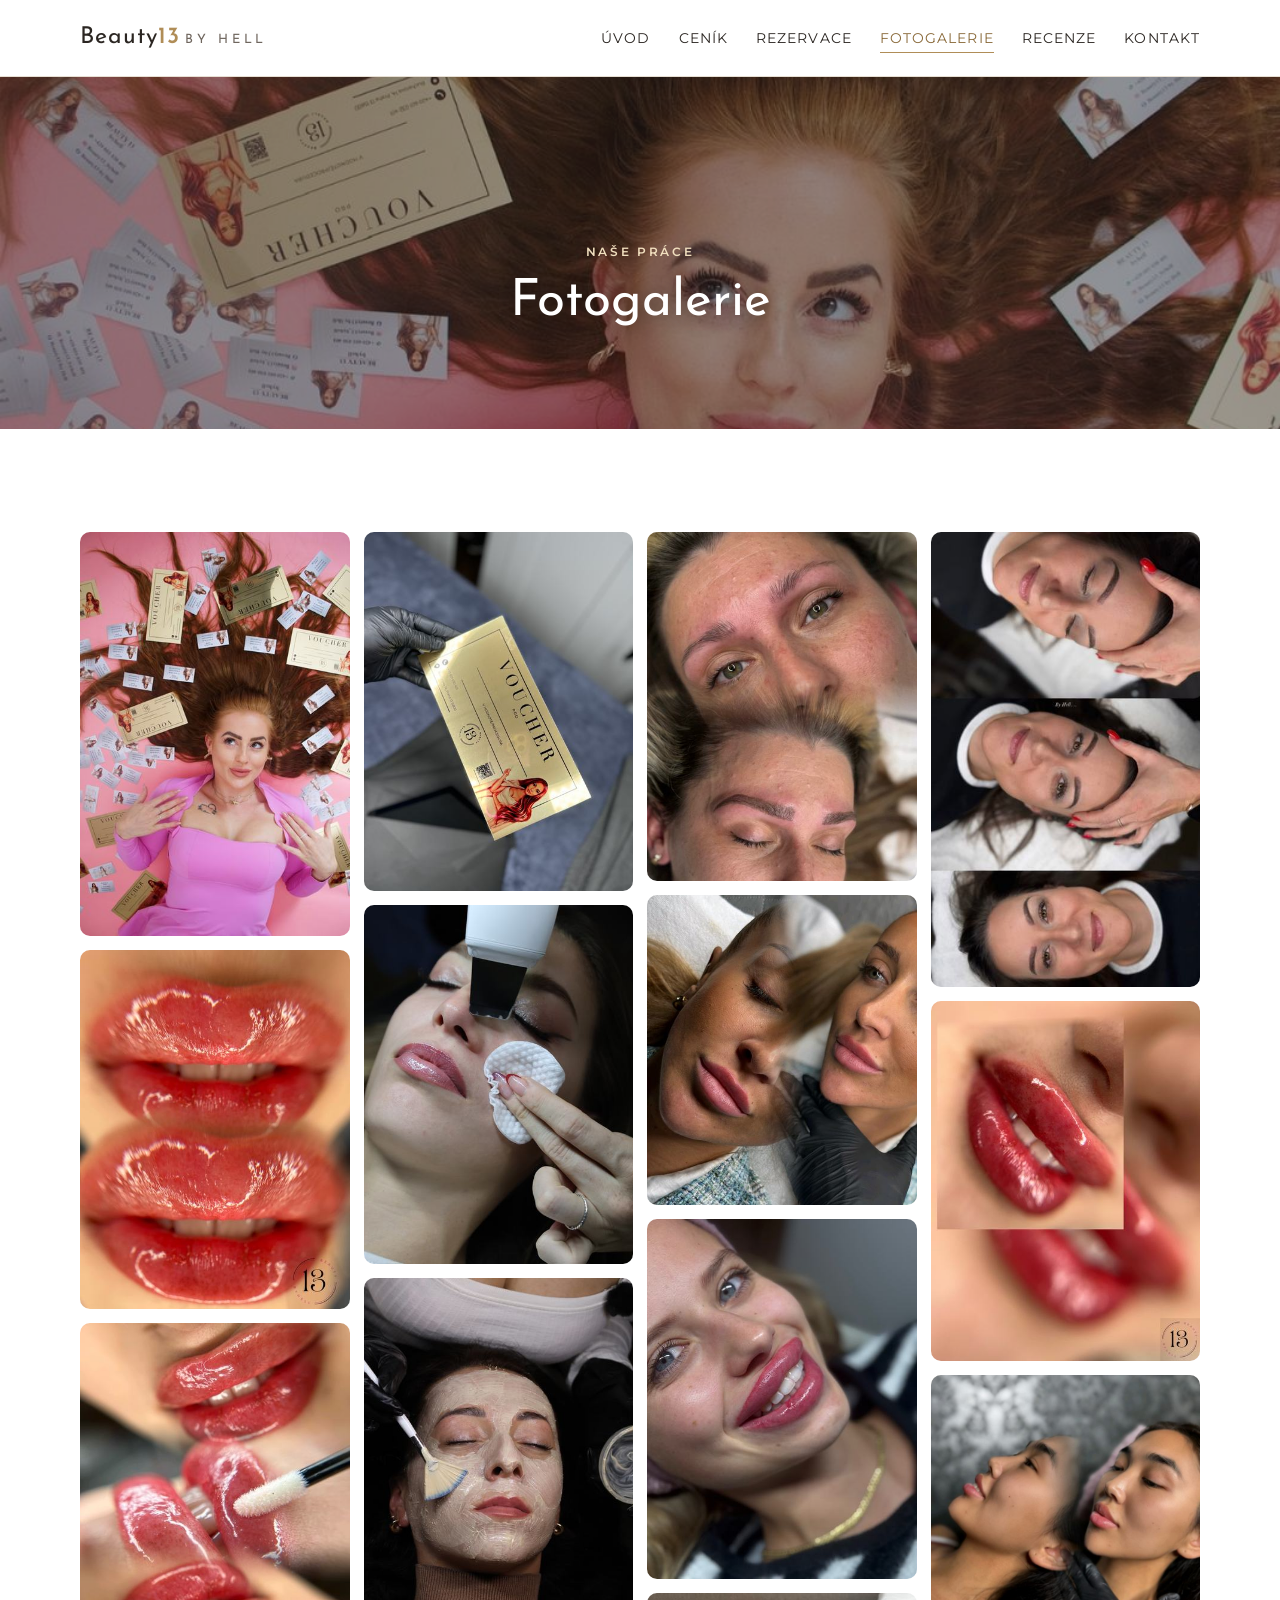
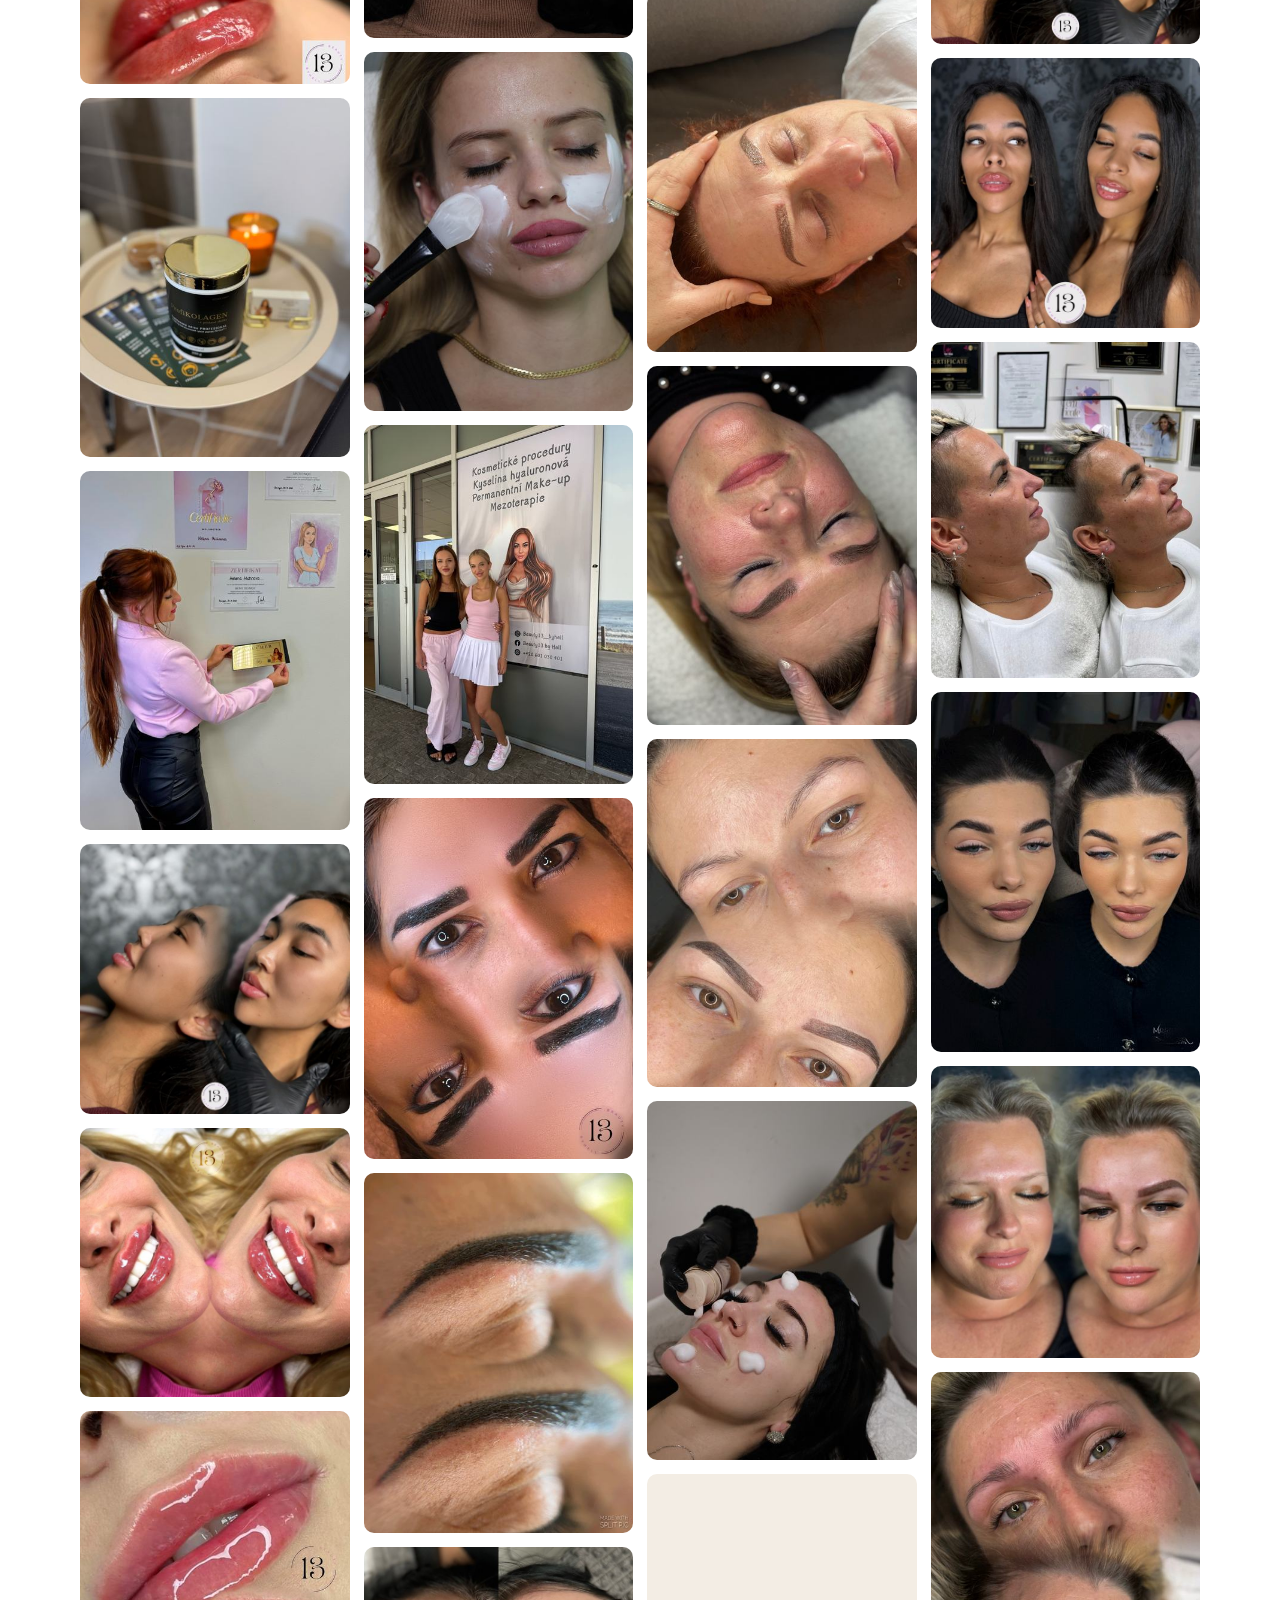
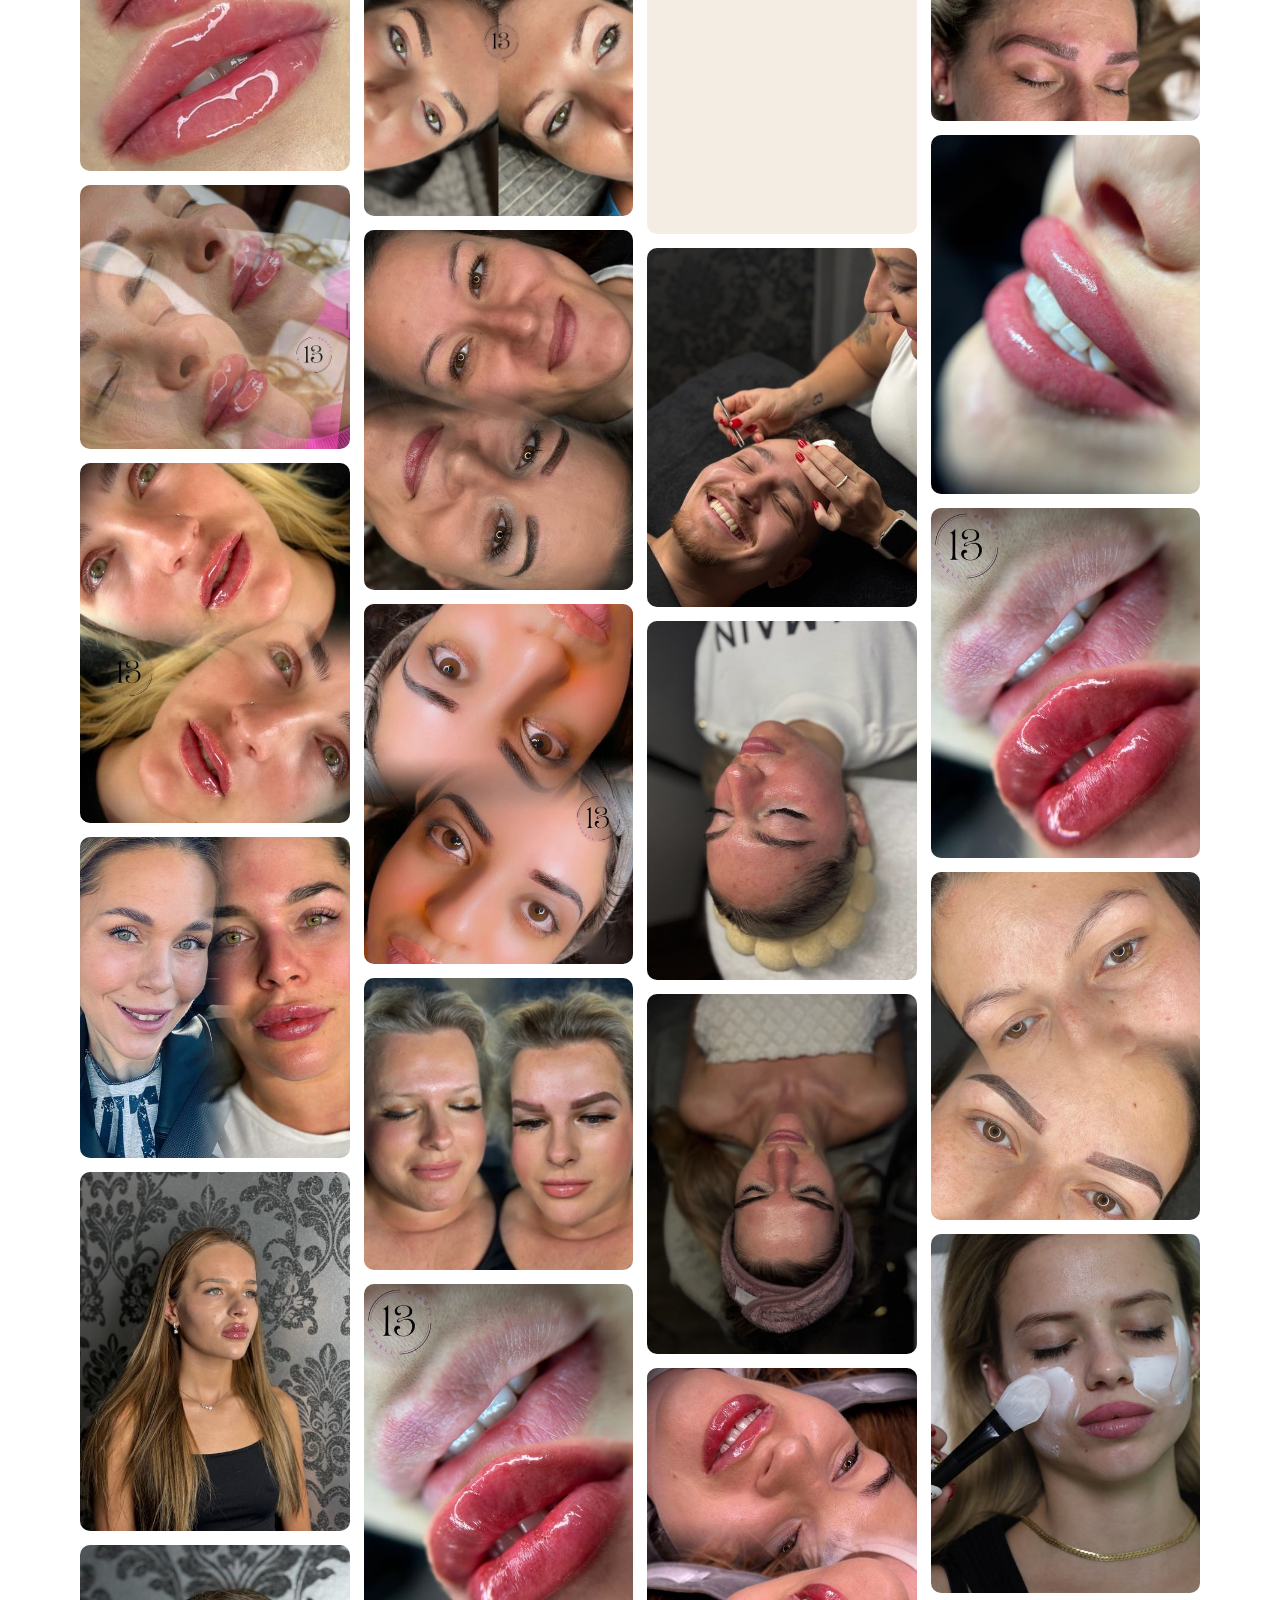
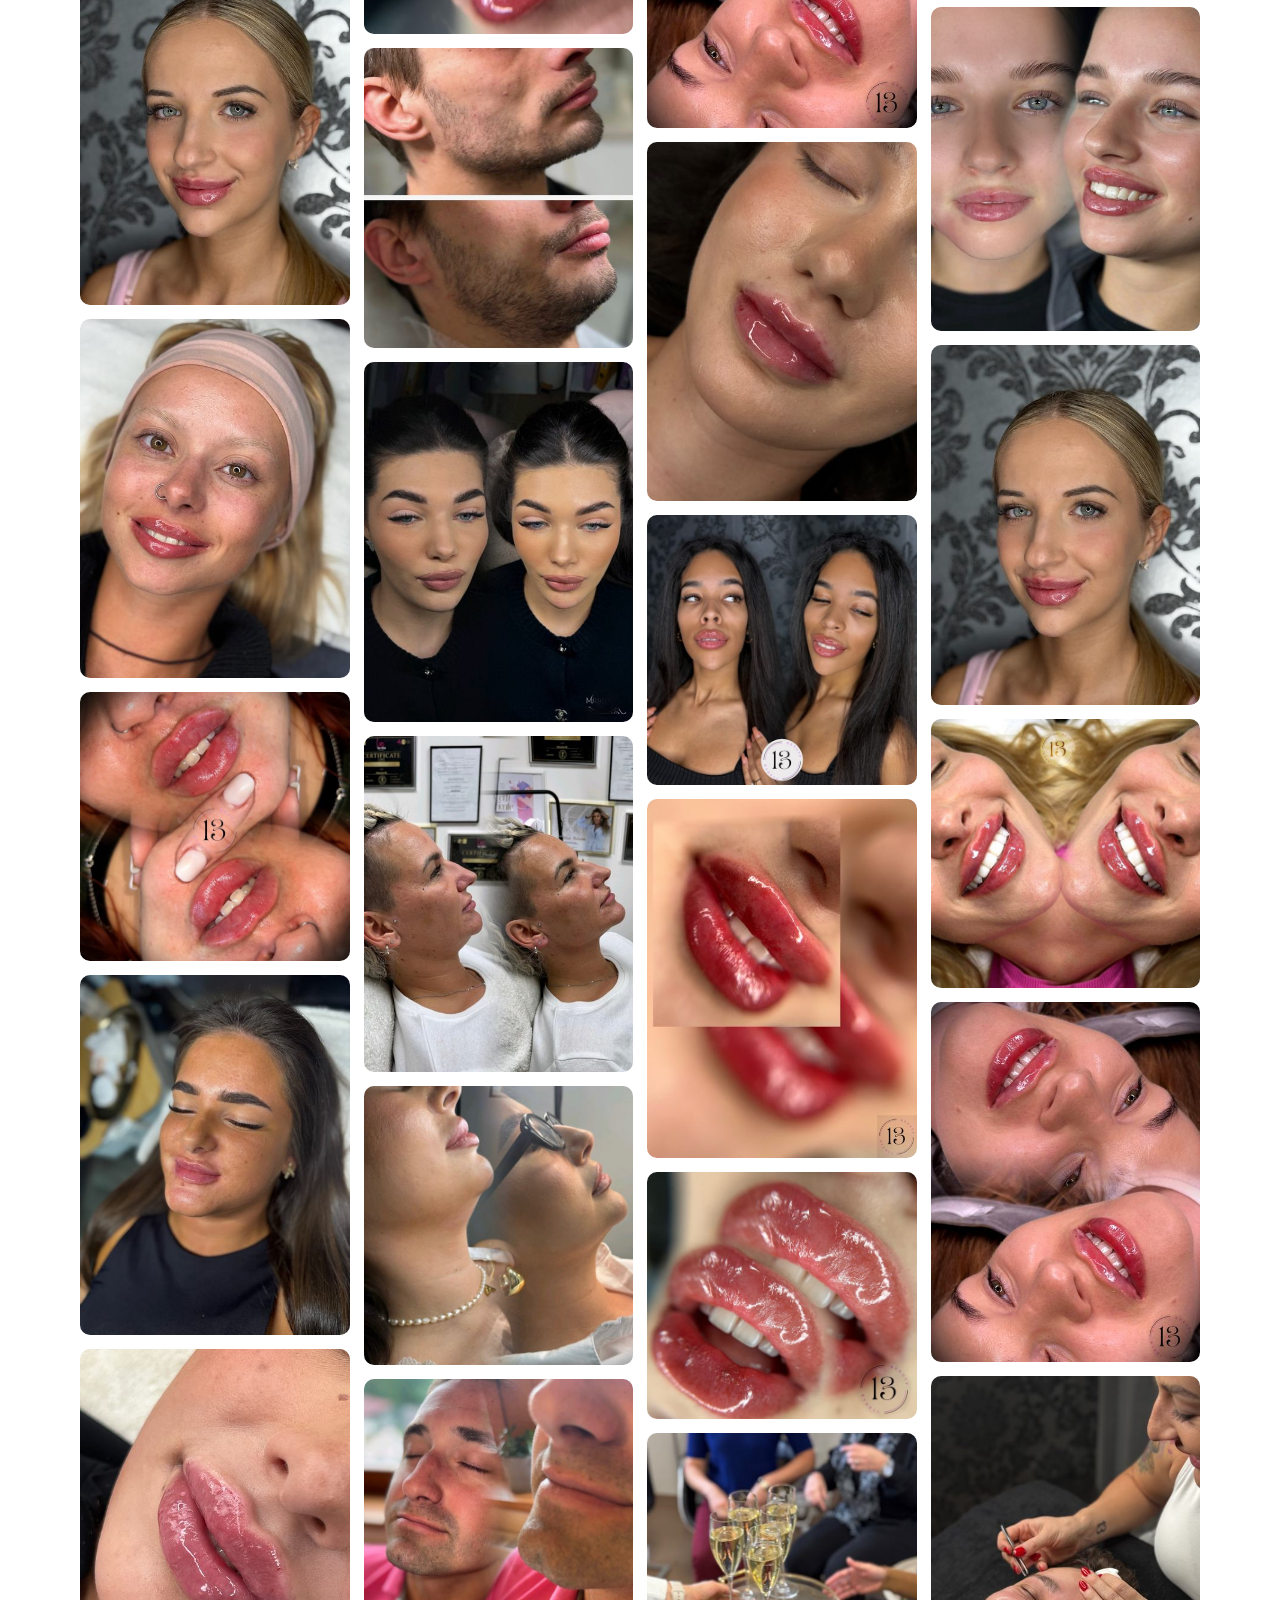
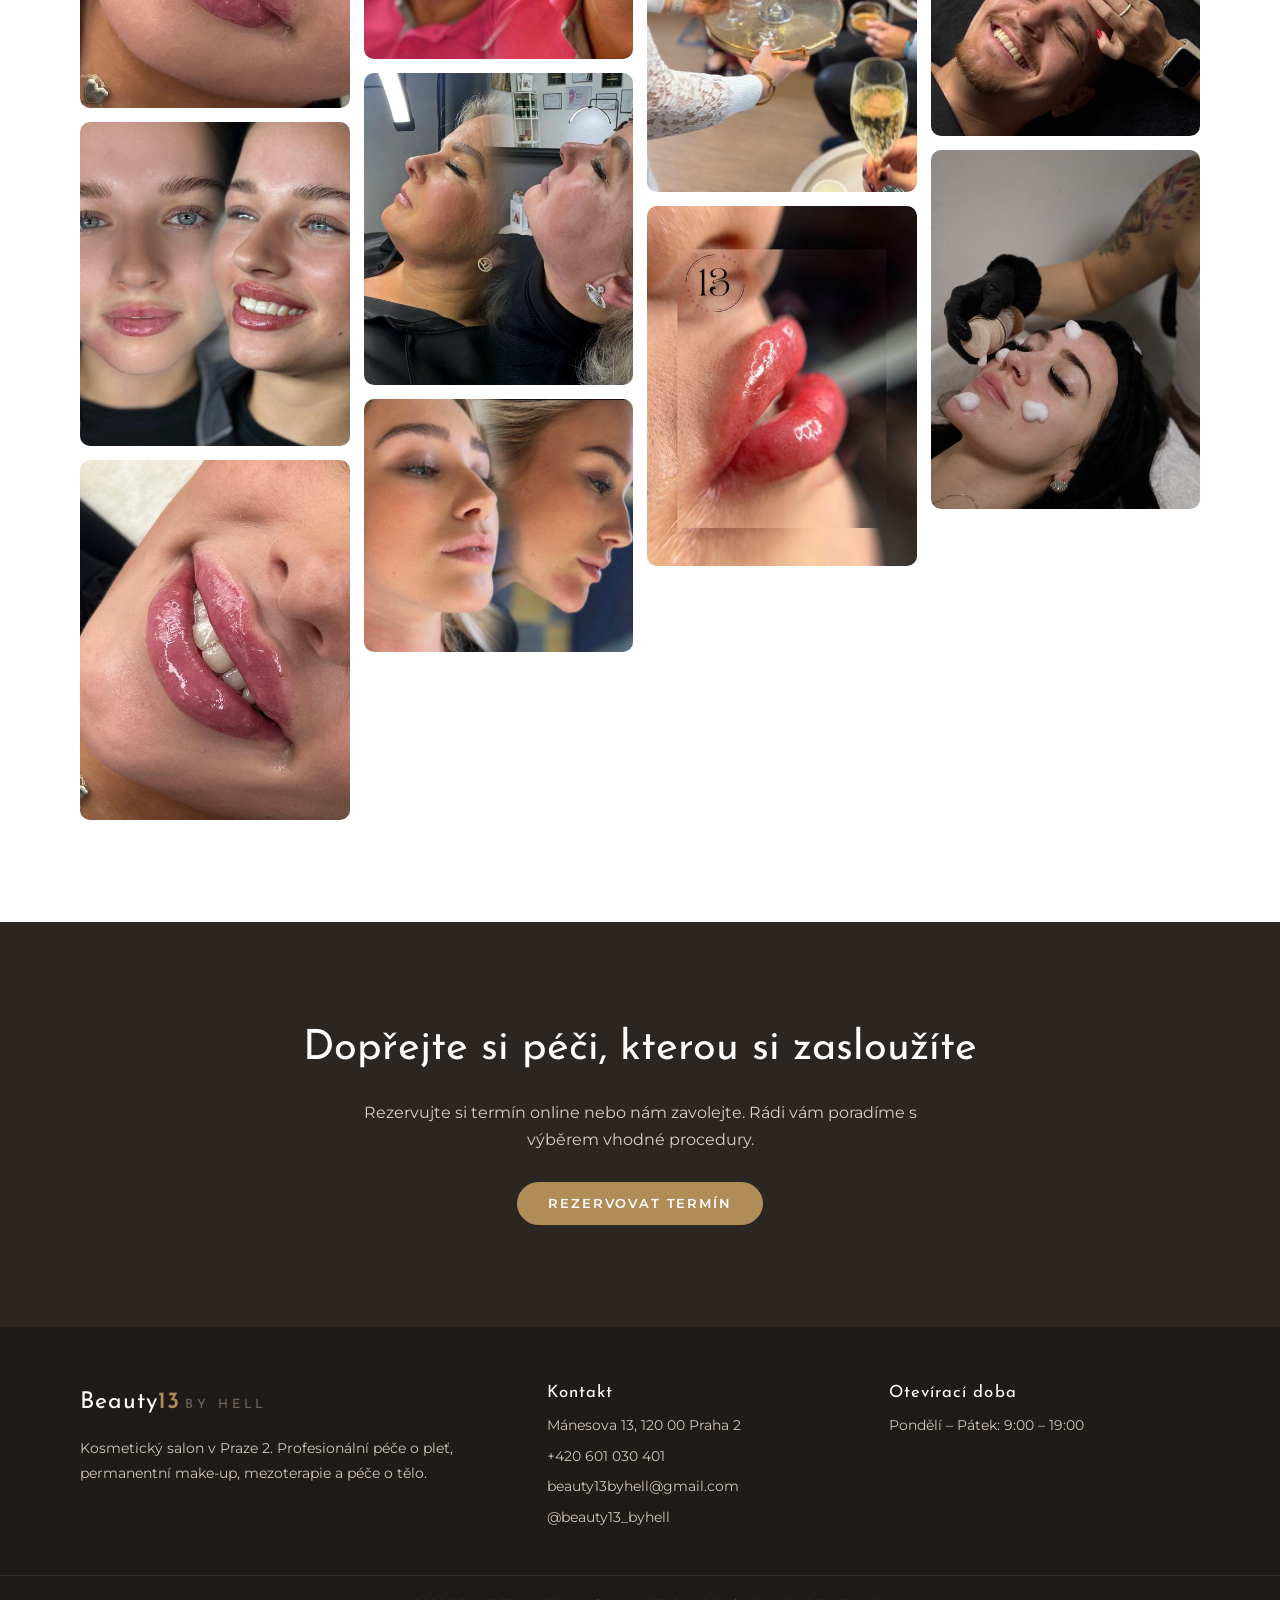
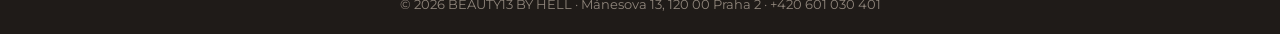
<file: fotogalerie/index.html>
<!DOCTYPE html>
<html lang="cs">
<head>
<meta charset="utf-8">
<meta name="viewport" content="width=device-width, initial-scale=1">
<script>document.documentElement.className+=" js"</script>
<title>Fotogalerie | Beauty13 by Hell</title>
<meta name="description" content="Fotogalerie kosmetického salonu Beauty13 by Hell – výsledky ošetření pleti, permanentního make-upu, liftingu rtů a dalších procedur.">
<link rel="canonical" href="https://www.beauty13byhell.cz/fotogalerie/">
<meta property="og:type" content="website">
<meta property="og:locale" content="cs_CZ">
<meta property="og:site_name" content="Beauty13 by Hell">
<meta property="og:title" content="Fotogalerie | Beauty13 by Hell">
<meta property="og:description" content="Fotogalerie kosmetického salonu Beauty13 by Hell – výsledky ošetření pleti, permanentního make-upu, liftingu rtů a dalších procedur.">
<meta property="og:url" content="https://www.beauty13byhell.cz/fotogalerie/">
<meta property="og:image" content="https://www.beauty13byhell.cz/assets/img/hero.jpg">
<meta name="theme-color" content="#b08d57">
<link rel="icon" href="../favicon.svg" type="image/svg+xml">
<link rel="preconnect" href="https://fonts.googleapis.com">
<link rel="preconnect" href="https://fonts.gstatic.com" crossorigin>
<link href="https://fonts.googleapis.com/css2?family=Josefin+Sans:wght@300;400;600&family=Montserrat:wght@400;500;600;700&display=swap" rel="stylesheet">
<link rel="stylesheet" href="../assets/css/style.css">
</head>
<body>
<a class="skip-link" href="#obsah">Přejít na obsah</a>
<header class="site-header">
  <div class="wrap">
    <a class="logo" href="../" aria-label="Beauty13 by Hell – úvod"><span class="logo__main">Beauty<b>13</b></span><span class="logo__sub">by Hell</span></a>
    <button class="nav-toggle" type="button" aria-label="Menu" aria-expanded="false" aria-controls="hlavni-menu"><span></span><span></span><span></span></button>
    <nav class="nav" id="hlavni-menu" aria-label="Hlavní menu">
      <ul>
      <li><a href="../">Úvod</a></li>
      <li><a href="../portfolio/">Ceník</a></li>
      <li><a href="../rezervacni-system/">Rezervace</a></li>
      <li><a href="../fotogalerie/" aria-current="page">Fotogalerie</a></li>
      <li><a href="../reference/">Recenze</a></li>
      <li><a href="../kontakt/">Kontakt</a></li>
      </ul>
    </nav>
  </div>
</header>
<main id="obsah">
<section class="page-hero">
  <img src="../assets/img/gallery/18.jpg" alt="" fetchpriority="high">
  <div class="wrap">
    <span class="eyebrow">Naše práce</span>
    <h1>Fotogalerie</h1>
  </div>
</section>
<section class="section">
  <div class="wrap">
<div class="gallery">
  <a href="../assets/img/gallery/18.jpg" data-lightbox><img src="../assets/img/thumbs/18.jpg" width="400" height="600" loading="lazy" decoding="async" alt="Beauty13 by Hell – fotografie 18"></a>
  <a href="../assets/img/gallery/19.jpg" data-lightbox><img src="../assets/img/thumbs/19.jpg" width="450" height="600" loading="lazy" decoding="async" alt="Beauty13 by Hell – fotografie 19"></a>
  <a href="../assets/img/gallery/20.jpg" data-lightbox><img src="../assets/img/thumbs/20.jpg" width="449" height="600" loading="lazy" decoding="async" alt="Beauty13 by Hell – fotografie 20"></a>
  <a href="../assets/img/gallery/21.jpg" data-lightbox><img src="../assets/img/thumbs/21.jpg" width="450" height="600" loading="lazy" decoding="async" alt="Beauty13 by Hell – fotografie 21"></a>
  <a href="../assets/img/gallery/22.jpg" data-lightbox><img src="../assets/img/thumbs/22.jpg" width="450" height="600" loading="lazy" decoding="async" alt="Beauty13 by Hell – fotografie 22"></a>
  <a href="../assets/img/gallery/23.jpg" data-lightbox><img src="../assets/img/thumbs/23.jpg" width="600" height="600" loading="lazy" decoding="async" alt="Beauty13 by Hell – fotografie 23"></a>
  <a href="../assets/img/gallery/24.jpg" data-lightbox><img src="../assets/img/thumbs/24.jpg" width="600" height="600" loading="lazy" decoding="async" alt="Beauty13 by Hell – fotografie 24"></a>
  <a href="../assets/img/gallery/25.jpg" data-lightbox><img src="../assets/img/thumbs/25.jpg" width="450" height="600" loading="lazy" decoding="async" alt="Beauty13 by Hell – fotografie 25"></a>
  <a href="../assets/img/gallery/26.jpg" data-lightbox><img src="../assets/img/thumbs/26.jpg" width="600" height="589" loading="lazy" decoding="async" alt="Beauty13 by Hell – fotografie 26"></a>
  <a href="../assets/img/gallery/27.jpg" data-lightbox><img src="../assets/img/thumbs/27.jpg" width="449" height="600" loading="lazy" decoding="async" alt="Beauty13 by Hell – fotografie 27"></a>
  <a href="../assets/img/gallery/28.jpg" data-lightbox><img src="../assets/img/thumbs/28.jpg" width="504" height="600" loading="lazy" decoding="async" alt="Beauty13 by Hell – fotografie 28"></a>
  <a href="../assets/img/gallery/29.jpg" data-lightbox><img src="../assets/img/thumbs/29.jpg" width="450" height="600" loading="lazy" decoding="async" alt="Beauty13 by Hell – fotografie 29"></a>
  <a href="../assets/img/gallery/30.jpg" data-lightbox><img src="../assets/img/thumbs/30.jpg" width="450" height="600" loading="lazy" decoding="async" alt="Beauty13 by Hell – fotografie 30"></a>
  <a href="../assets/img/gallery/31.jpg" data-lightbox><img src="../assets/img/thumbs/31.jpg" width="450" height="600" loading="lazy" decoding="async" alt="Beauty13 by Hell – fotografie 31"></a>
  <a href="../assets/img/gallery/32.jpg" data-lightbox><img src="../assets/img/thumbs/32.jpg" width="600" height="600" loading="lazy" decoding="async" alt="Beauty13 by Hell – fotografie 32"></a>
  <a href="../assets/img/gallery/33.jpg" data-lightbox><img src="../assets/img/thumbs/33.jpg" width="450" height="600" loading="lazy" decoding="async" alt="Beauty13 by Hell – fotografie 33"></a>
  <a href="../assets/img/gallery/34.jpg" data-lightbox><img src="../assets/img/thumbs/34.jpg" width="450" height="600" loading="lazy" decoding="async" alt="Beauty13 by Hell – fotografie 34"></a>
  <a href="../assets/img/gallery/35.jpg" data-lightbox><img src="../assets/img/thumbs/35.jpg" width="499" height="600" loading="lazy" decoding="async" alt="Beauty13 by Hell – fotografie 35"></a>
  <a href="../assets/img/gallery/36.jpg" data-lightbox><img src="../assets/img/thumbs/36.jpg" width="450" height="600" loading="lazy" decoding="async" alt="Beauty13 by Hell – fotografie 36"></a>
  <a href="../assets/img/gallery/37.jpg" data-lightbox><img src="../assets/img/thumbs/37.jpg" width="450" height="600" loading="lazy" decoding="async" alt="Beauty13 by Hell – fotografie 37"></a>
  <a href="../assets/img/gallery/38.jpg" data-lightbox><img src="../assets/img/thumbs/38.jpg" width="450" height="600" loading="lazy" decoding="async" alt="Beauty13 by Hell – fotografie 38"></a>
  <a href="../assets/img/gallery/39.jpg" data-lightbox><img src="../assets/img/thumbs/39.jpg" width="450" height="600" loading="lazy" decoding="async" alt="Beauty13 by Hell – fotografie 39"></a>
  <a href="../assets/img/gallery/40.jpg" data-lightbox><img src="../assets/img/thumbs/40.jpg" width="450" height="600" loading="lazy" decoding="async" alt="Beauty13 by Hell – fotografie 40"></a>
  <a href="../assets/img/gallery/41.jpg" data-lightbox><img src="../assets/img/thumbs/41.jpg" width="450" height="600" loading="lazy" decoding="async" alt="Beauty13 by Hell – fotografie 41"></a>
  <a href="../assets/img/gallery/42.jpg" data-lightbox><img src="../assets/img/thumbs/42.jpg" width="449" height="600" loading="lazy" decoding="async" alt="Beauty13 by Hell – fotografie 42"></a>
  <a href="../assets/img/gallery/43.jpg" data-lightbox><img src="../assets/img/thumbs/43.jpg" width="449" height="600" loading="lazy" decoding="async" alt="Beauty13 by Hell – fotografie 43"></a>
  <a href="../assets/img/gallery/44.jpg" data-lightbox><img src="../assets/img/thumbs/44.jpg" width="600" height="600" loading="lazy" decoding="async" alt="Beauty13 by Hell – fotografie 44"></a>
  <a href="../assets/img/gallery/45.jpg" data-lightbox><img src="../assets/img/thumbs/45.jpg" width="449" height="600" loading="lazy" decoding="async" alt="Beauty13 by Hell – fotografie 45"></a>
  <a href="../assets/img/gallery/46.jpg" data-lightbox><img src="../assets/img/thumbs/46.jpg" width="449" height="600" loading="lazy" decoding="async" alt="Beauty13 by Hell – fotografie 46"></a>
  <a href="../assets/img/gallery/47.jpg" data-lightbox><img src="../assets/img/thumbs/47.jpg" width="554" height="600" loading="lazy" decoding="async" alt="Beauty13 by Hell – fotografie 47"></a>
  <a href="../assets/img/gallery/48.jpg" data-lightbox><img src="../assets/img/thumbs/48.jpg" width="462" height="600" loading="lazy" decoding="async" alt="Beauty13 by Hell – fotografie 48"></a>
  <a href="../assets/img/gallery/49.jpg" data-lightbox><img src="../assets/img/thumbs/49.jpg" width="540" height="600" loading="lazy" decoding="async" alt="Beauty13 by Hell – fotografie 49"></a>
  <a href="../assets/img/gallery/50.jpg" data-lightbox><img src="../assets/img/thumbs/50.jpg" width="449" height="600" loading="lazy" decoding="async" alt="Beauty13 by Hell – fotografie 50"></a>
  <a href="../assets/img/gallery/51.jpg" data-lightbox><img src="../assets/img/thumbs/51.jpg" width="481" height="600" loading="lazy" decoding="async" alt="Beauty13 by Hell – fotografie 51"></a>
  <a href="../assets/img/gallery/52.jpg" data-lightbox><img src="../assets/img/thumbs/52.jpg" width="580" height="600" loading="lazy" decoding="async" alt="Beauty13 by Hell – fotografie 52"></a>
  <a href="../assets/img/gallery/53.jpg" data-lightbox><img src="../assets/img/thumbs/53.jpg" width="577" height="600" loading="lazy" decoding="async" alt="Beauty13 by Hell – fotografie 53"></a>
  <a href="../assets/img/gallery/54.jpg" data-lightbox><img src="../assets/img/thumbs/54.jpg" width="518" height="600" loading="lazy" decoding="async" alt="Beauty13 by Hell – fotografie 54"></a>
  <a href="../assets/img/gallery/55.jpg" data-lightbox><img src="../assets/img/thumbs/55.jpg" width="600" height="562" loading="lazy" decoding="async" alt="Beauty13 by Hell – fotografie 55"></a>
  <a href="../assets/img/gallery/56.jpg" data-lightbox><img src="../assets/img/thumbs/56.jpg" width="463" height="600" loading="lazy" decoding="async" alt="Beauty13 by Hell – fotografie 56"></a>
  <a href="../assets/img/gallery/57.jpg" data-lightbox><img src="../assets/img/thumbs/57.jpg" width="521" height="600" loading="lazy" decoding="async" alt="Beauty13 by Hell – fotografie 57"></a>
  <a href="../assets/img/gallery/58.jpg" data-lightbox><img src="../assets/img/thumbs/58.jpg" width="450" height="600" loading="lazy" decoding="async" alt="Beauty13 by Hell – fotografie 58"></a>
  <a href="../assets/img/gallery/59.jpg" data-lightbox><img src="../assets/img/thumbs/59.jpg" width="450" height="600" loading="lazy" decoding="async" alt="Beauty13 by Hell – fotografie 59"></a>
  <a href="../assets/img/gallery/60.jpg" data-lightbox><img src="../assets/img/thumbs/60.jpg" width="450" height="600" loading="lazy" decoding="async" alt="Beauty13 by Hell – fotografie 60"></a>
  <a href="../assets/img/gallery/61.jpg" data-lightbox><img src="../assets/img/thumbs/61.jpg" width="465" height="600" loading="lazy" decoding="async" alt="Beauty13 by Hell – fotografie 61"></a>
  <a href="../assets/img/gallery/62.jpg" data-lightbox><img src="../assets/img/thumbs/62.jpg" width="450" height="600" loading="lazy" decoding="async" alt="Beauty13 by Hell – fotografie 62"></a>
  <a href="../assets/img/gallery/63.jpg" data-lightbox><img src="../assets/img/thumbs/63.jpg" width="450" height="600" loading="lazy" decoding="async" alt="Beauty13 by Hell – fotografie 63"></a>
  <a href="../assets/img/gallery/64.jpg" data-lightbox><img src="../assets/img/thumbs/64.jpg" width="450" height="600" loading="lazy" decoding="async" alt="Beauty13 by Hell – fotografie 64"></a>
  <a href="../assets/img/gallery/65.jpg" data-lightbox><img src="../assets/img/thumbs/65.jpg" width="450" height="600" loading="lazy" decoding="async" alt="Beauty13 by Hell – fotografie 65"></a>
  <a href="../assets/img/gallery/66.jpg" data-lightbox><img src="../assets/img/thumbs/66.jpg" width="450" height="600" loading="lazy" decoding="async" alt="Beauty13 by Hell – fotografie 66"></a>
  <a href="../assets/img/gallery/67.jpg" data-lightbox><img src="../assets/img/thumbs/67.jpg" width="449" height="600" loading="lazy" decoding="async" alt="Beauty13 by Hell – fotografie 67"></a>
  <a href="../assets/img/gallery/68.jpg" data-lightbox><img src="../assets/img/thumbs/68.jpg" width="450" height="600" loading="lazy" decoding="async" alt="Beauty13 by Hell – fotografie 68"></a>
  <a href="../assets/img/gallery/69.jpg" data-lightbox><img src="../assets/img/thumbs/69.jpg" width="600" height="600" loading="lazy" decoding="async" alt="Beauty13 by Hell – fotografie 69"></a>
  <a href="../assets/img/gallery/70.jpg" data-lightbox><img src="../assets/img/thumbs/70.jpg" width="450" height="600" loading="lazy" decoding="async" alt="Beauty13 by Hell – fotografie 70"></a>
  <a href="../assets/img/gallery/71.jpg" data-lightbox><img src="../assets/img/thumbs/71.jpg" width="600" height="550" loading="lazy" decoding="async" alt="Beauty13 by Hell – fotografie 71"></a>
  <a href="../assets/img/gallery/72.jpg" data-lightbox><img src="../assets/img/thumbs/72.jpg" width="450" height="600" loading="lazy" decoding="async" alt="Beauty13 by Hell – fotografie 72"></a>
  <a href="../assets/img/gallery/73.jpg" data-lightbox><img src="../assets/img/thumbs/73.jpg" width="450" height="600" loading="lazy" decoding="async" alt="Beauty13 by Hell – fotografie 73"></a>
  <a href="../assets/img/gallery/74.jpg" data-lightbox><img src="../assets/img/thumbs/74.jpg" width="355" height="600" loading="lazy" decoding="async" alt="Beauty13 by Hell – fotografie 74"></a>
  <a href="../assets/img/gallery/01.jpg" data-lightbox><img src="../assets/img/thumbs/01.jpg" width="450" height="600" loading="lazy" decoding="async" alt="Beauty13 by Hell – fotografie 1"></a>
  <a href="../assets/img/gallery/02.jpg" data-lightbox><img src="../assets/img/thumbs/02.jpg" width="600" height="600" loading="lazy" decoding="async" alt="Beauty13 by Hell – fotografie 2"></a>
  <a href="../assets/img/gallery/03.jpg" data-lightbox><img src="../assets/img/thumbs/03.jpg" width="600" height="600" loading="lazy" decoding="async" alt="Beauty13 by Hell – fotografie 3"></a>
  <a href="../assets/img/gallery/04.jpg" data-lightbox><img src="../assets/img/thumbs/04.jpg" width="481" height="600" loading="lazy" decoding="async" alt="Beauty13 by Hell – fotografie 4"></a>
  <a href="../assets/img/gallery/05.jpg" data-lightbox><img src="../assets/img/thumbs/05.jpg" width="449" height="600" loading="lazy" decoding="async" alt="Beauty13 by Hell – fotografie 5"></a>
  <a href="../assets/img/gallery/06.jpg" data-lightbox><img src="../assets/img/thumbs/06.jpg" width="554" height="600" loading="lazy" decoding="async" alt="Beauty13 by Hell – fotografie 6"></a>
  <a href="../assets/img/gallery/07.jpg" data-lightbox><img src="../assets/img/thumbs/07.jpg" width="463" height="600" loading="lazy" decoding="async" alt="Beauty13 by Hell – fotografie 7"></a>
  <a href="../assets/img/gallery/08.jpg" data-lightbox><img src="../assets/img/thumbs/08.jpg" width="450" height="600" loading="lazy" decoding="async" alt="Beauty13 by Hell – fotografie 8"></a>
  <a href="../assets/img/gallery/09.jpg" data-lightbox><img src="../assets/img/thumbs/09.jpg" width="462" height="600" loading="lazy" decoding="async" alt="Beauty13 by Hell – fotografie 9"></a>
  <a href="../assets/img/gallery/10.jpg" data-lightbox><img src="../assets/img/thumbs/10.jpg" width="465" height="600" loading="lazy" decoding="async" alt="Beauty13 by Hell – fotografie 10"></a>
  <a href="../assets/img/gallery/11.jpg" data-lightbox><img src="../assets/img/thumbs/11.jpg" width="450" height="600" loading="lazy" decoding="async" alt="Beauty13 by Hell – fotografie 11"></a>
  <a href="../assets/img/gallery/12.jpg" data-lightbox><img src="../assets/img/thumbs/12.jpg" width="499" height="600" loading="lazy" decoding="async" alt="Beauty13 by Hell – fotografie 12"></a>
  <a href="../assets/img/gallery/13.jpg" data-lightbox><img src="../assets/img/thumbs/13.jpg" width="450" height="600" loading="lazy" decoding="async" alt="Beauty13 by Hell – fotografie 13"></a>
  <a href="../assets/img/gallery/14.jpg" data-lightbox><img src="../assets/img/thumbs/14.jpg" width="600" height="600" loading="lazy" decoding="async" alt="Beauty13 by Hell – fotografie 14"></a>
  <a href="../assets/img/gallery/15.jpg" data-lightbox><img src="../assets/img/thumbs/15.jpg" width="449" height="600" loading="lazy" decoding="async" alt="Beauty13 by Hell – fotografie 15"></a>
  <a href="../assets/img/gallery/16.jpg" data-lightbox><img src="../assets/img/thumbs/16.jpg" width="450" height="600" loading="lazy" decoding="async" alt="Beauty13 by Hell – fotografie 16"></a>
  <a href="../assets/img/gallery/17.jpg" data-lightbox><img src="../assets/img/thumbs/17.jpg" width="450" height="600" loading="lazy" decoding="async" alt="Beauty13 by Hell – fotografie 17"></a>
</div>
  </div>
</section>
<section class="section cta">
  <div class="wrap">
    <h2>Dopřejte si péči, kterou si zasloužíte</h2>
    <p>Rezervujte si termín online nebo nám zavolejte. Rádi vám poradíme s výběrem vhodné procedury.</p>
    <a class="btn" href="../rezervacni-system/">Rezervovat termín</a>
  </div>
</section>
</main>
<footer class="site-footer">
  <div class="wrap">
    <div>
      <a class="logo" href="../"><span class="logo__main">Beauty<b>13</b></span><span class="logo__sub">by Hell</span></a>
      <p style="margin-top:14px">Kosmetický salon v Praze 2. Profesionální péče o pleť, permanentní make-up, mezoterapie a péče o tělo.</p>
    </div>
    <div>
      <h4>Kontakt</h4>
      <ul>
        <li><a href="https://www.google.com/maps/search/?api=1&query=M%C3%A1nesova+13%2C+120+00+Praha+2" target="_blank" rel="noopener">Mánesova 13, 120 00 Praha 2</a></li>
        <li><a href="tel:+420601030401">+420 601 030 401</a></li>
        <li><a href="mailto:beauty13byhell@gmail.com">beauty13byhell@gmail.com</a></li>
        <li><a href="https://www.instagram.com/beauty13_byhell/" target="_blank" rel="noopener">@beauty13_byhell</a></li>
      </ul>
    </div>
    <div>
      <h4>Otevírací doba</h4>
      <ul>
        <li>Pondělí – Pátek: 9:00 – 19:00</li>
      </ul>
    </div>
  </div>
  <div class="footer-bottom">&copy; <span data-year>2026</span> BEAUTY13 BY HELL &middot; Mánesova 13, 120 00 Praha 2 &middot; +420 601 030 401</div>
</footer>
<script src="../assets/js/main.js" defer></script>
</body>
</html>
</file>
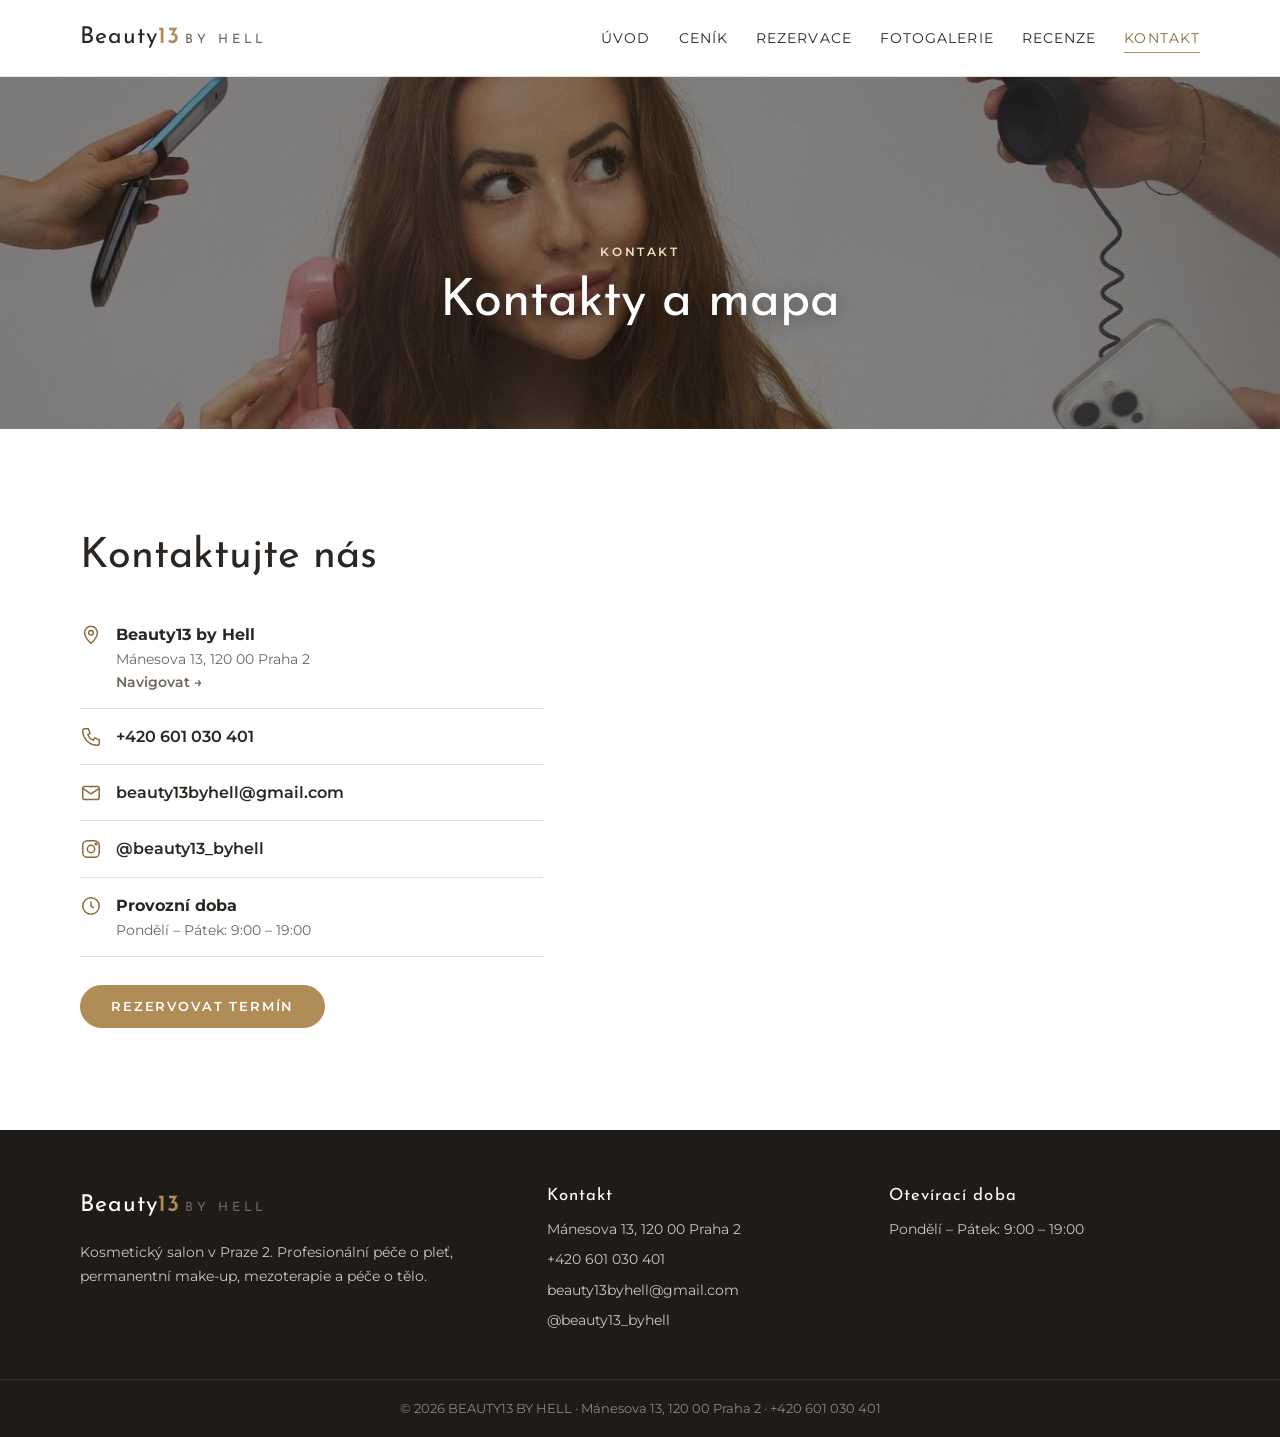
<file: kontakt/index.html>
<!DOCTYPE html>
<html lang="cs">
<head>
<meta charset="utf-8">
<meta name="viewport" content="width=device-width, initial-scale=1">
<script>document.documentElement.className+=" js"</script>
<title>Kontakty a mapa | Beauty13 by Hell</title>
<meta name="description" content="Kontakt na kosmetický salon Beauty13 by Hell – Mánesova 13, 120 00 Praha 2, tel. +420 601 030 401, beauty13byhell@gmail.com.">
<link rel="canonical" href="https://www.beauty13byhell.cz/kontakt/">
<meta property="og:type" content="website">
<meta property="og:locale" content="cs_CZ">
<meta property="og:site_name" content="Beauty13 by Hell">
<meta property="og:title" content="Kontakty a mapa | Beauty13 by Hell">
<meta property="og:description" content="Kontakt na kosmetický salon Beauty13 by Hell – Mánesova 13, 120 00 Praha 2, tel. +420 601 030 401, beauty13byhell@gmail.com.">
<meta property="og:url" content="https://www.beauty13byhell.cz/kontakt/">
<meta property="og:image" content="https://www.beauty13byhell.cz/assets/img/hero.jpg">
<meta name="theme-color" content="#b08d57">
<link rel="icon" href="../favicon.svg" type="image/svg+xml">
<link rel="preconnect" href="https://fonts.googleapis.com">
<link rel="preconnect" href="https://fonts.gstatic.com" crossorigin>
<link href="https://fonts.googleapis.com/css2?family=Josefin+Sans:wght@300;400;600&family=Montserrat:wght@400;500;600;700&display=swap" rel="stylesheet">
<link rel="stylesheet" href="../assets/css/style.css">
<script type="application/ld+json">{"@context": "https://schema.org", "@type": "BeautySalon", "name": "Beauty13 by Hell", "url": "https://www.beauty13byhell.cz/", "image": "https://www.beauty13byhell.cz/assets/img/hero.jpg", "telephone": "+420 601 030 401", "email": "beauty13byhell@gmail.com", "address": {"@type": "PostalAddress", "streetAddress": "Mánesova 13", "addressLocality": "Praha 2", "postalCode": "120 00", "addressCountry": "CZ"}, "openingHoursSpecification": [{"@type": "OpeningHoursSpecification", "dayOfWeek": ["Monday", "Tuesday", "Wednesday", "Thursday", "Friday"], "opens": "09:00", "closes": "19:00"}], "sameAs": ["https://www.instagram.com/beauty13_byhell/"], "priceRange": "400 Kč – 16.000 Kč"}</script>
</head>
<body>
<a class="skip-link" href="#obsah">Přejít na obsah</a>
<header class="site-header">
  <div class="wrap">
    <a class="logo" href="../" aria-label="Beauty13 by Hell – úvod"><span class="logo__main">Beauty<b>13</b></span><span class="logo__sub">by Hell</span></a>
    <button class="nav-toggle" type="button" aria-label="Menu" aria-expanded="false" aria-controls="hlavni-menu"><span></span><span></span><span></span></button>
    <nav class="nav" id="hlavni-menu" aria-label="Hlavní menu">
      <ul>
      <li><a href="../">Úvod</a></li>
      <li><a href="../portfolio/">Ceník</a></li>
      <li><a href="../rezervacni-system/">Rezervace</a></li>
      <li><a href="../fotogalerie/">Fotogalerie</a></li>
      <li><a href="../reference/">Recenze</a></li>
      <li><a href="../kontakt/" aria-current="page">Kontakt</a></li>
      </ul>
    </nav>
  </div>
</header>
<main id="obsah">
<section class="page-hero">
  <img src="../assets/img/kontakt.jpg" alt="" fetchpriority="high">
  <div class="wrap">
    <span class="eyebrow">Kontakt</span>
    <h1>Kontakty a mapa</h1>
  </div>
</section>
<section class="section">
  <div class="wrap">
<div class="contact">
  <div>
    <h2>Kontaktujte nás</h2>
    <ul class="contact__list">
      <li><svg viewBox="0 0 24 24" fill="none" stroke="currentColor" stroke-width="1.6" aria-hidden="true"><path d="M12 21s-7-6.2-7-11.5A7 7 0 0 1 19 9.5C19 14.8 12 21 12 21z"/><circle cx="12" cy="9.5" r="2.5"/></svg><span><strong>Beauty13 by Hell</strong><small>Mánesova 13, 120 00 Praha 2</small><a href="https://www.google.com/maps/search/?api=1&query=M%C3%A1nesova+13%2C+120+00+Praha+2" target="_blank" rel="noopener"><small>Navigovat &rarr;</small></a></span></li>
      <li><svg viewBox="0 0 24 24" fill="none" stroke="currentColor" stroke-width="1.6" aria-hidden="true"><path d="M5 3h4l2 5-2.5 1.5a11 11 0 0 0 6 6L16 13l5 2v4a2 2 0 0 1-2 2A16 16 0 0 1 3 5a2 2 0 0 1 2-2z"/></svg><a href="tel:+420601030401">+420 601 030 401</a></li>
      <li><svg viewBox="0 0 24 24" fill="none" stroke="currentColor" stroke-width="1.6" aria-hidden="true"><rect x="3" y="5" width="18" height="14" rx="2"/><path d="m3 7 9 6 9-6"/></svg><a href="mailto:beauty13byhell@gmail.com">beauty13byhell@gmail.com</a></li>
      <li><svg viewBox="0 0 24 24" fill="none" stroke="currentColor" stroke-width="1.6" aria-hidden="true"><rect x="3" y="3" width="18" height="18" rx="5"/><circle cx="12" cy="12" r="4"/><circle cx="17.5" cy="6.5" r="1" fill="currentColor"/></svg><a href="https://www.instagram.com/beauty13_byhell/" target="_blank" rel="noopener">@beauty13_byhell</a></li>
      <li><svg viewBox="0 0 24 24" fill="none" stroke="currentColor" stroke-width="1.6" aria-hidden="true"><circle cx="12" cy="12" r="9"/><path d="M12 7v5l3 2"/></svg><span><strong>Provozní doba</strong><small>Pondělí – Pátek: 9:00 – 19:00</small></span></li>
    </ul>
    <a class="btn" href="../rezervacni-system/">Rezervovat termín</a>
  </div>
  <iframe class="map" title="Mapa – Mánesova 13, Praha 2" loading="lazy" referrerpolicy="no-referrer-when-downgrade" src="https://maps.google.com/maps?q=M%C3%A1nesova%2013%2C%20120%2000%20Praha%202&amp;z=16&amp;output=embed"></iframe>
</div>
  </div>
</section>
</main>
<footer class="site-footer">
  <div class="wrap">
    <div>
      <a class="logo" href="../"><span class="logo__main">Beauty<b>13</b></span><span class="logo__sub">by Hell</span></a>
      <p style="margin-top:14px">Kosmetický salon v Praze 2. Profesionální péče o pleť, permanentní make-up, mezoterapie a péče o tělo.</p>
    </div>
    <div>
      <h4>Kontakt</h4>
      <ul>
        <li><a href="https://www.google.com/maps/search/?api=1&query=M%C3%A1nesova+13%2C+120+00+Praha+2" target="_blank" rel="noopener">Mánesova 13, 120 00 Praha 2</a></li>
        <li><a href="tel:+420601030401">+420 601 030 401</a></li>
        <li><a href="mailto:beauty13byhell@gmail.com">beauty13byhell@gmail.com</a></li>
        <li><a href="https://www.instagram.com/beauty13_byhell/" target="_blank" rel="noopener">@beauty13_byhell</a></li>
      </ul>
    </div>
    <div>
      <h4>Otevírací doba</h4>
      <ul>
        <li>Pondělí – Pátek: 9:00 – 19:00</li>
      </ul>
    </div>
  </div>
  <div class="footer-bottom">&copy; <span data-year>2026</span> BEAUTY13 BY HELL &middot; Mánesova 13, 120 00 Praha 2 &middot; +420 601 030 401</div>
</footer>
<script src="../assets/js/main.js" defer></script>
</body>
</html>
</file>
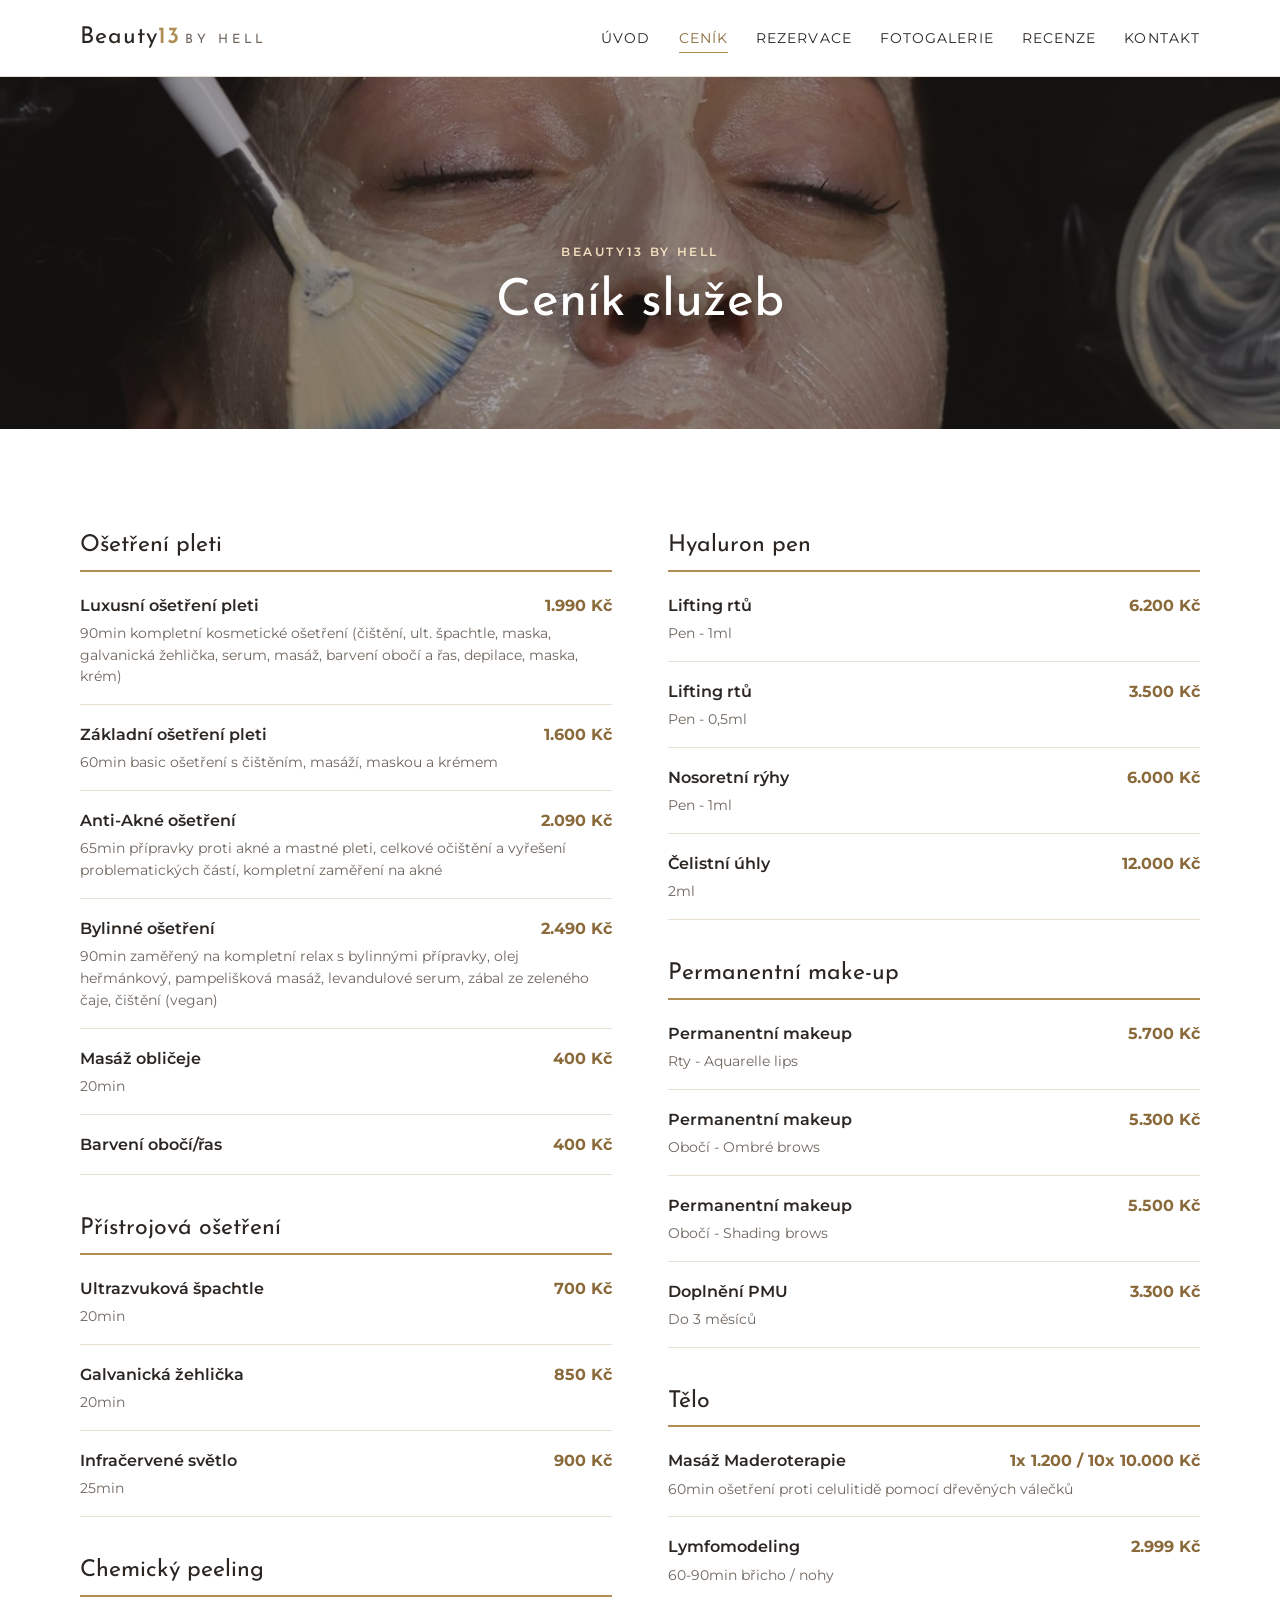
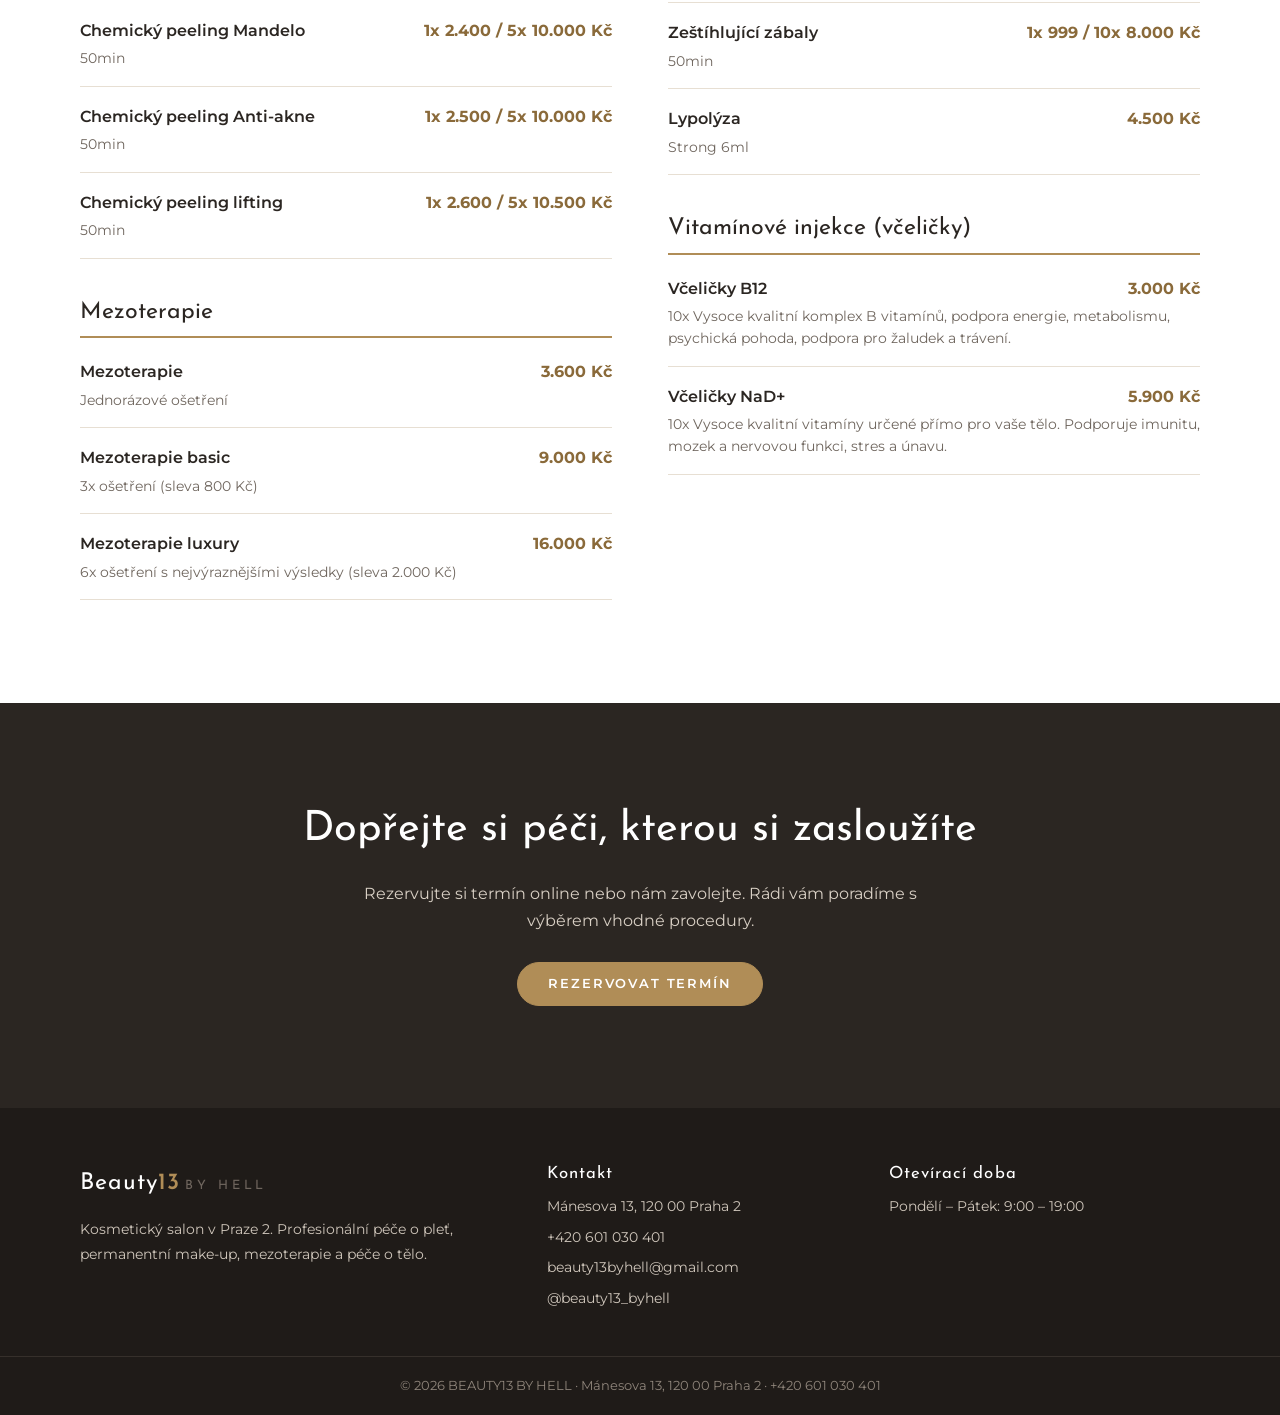
<file: portfolio/index.html>
<!DOCTYPE html>
<html lang="cs">
<head>
<meta charset="utf-8">
<meta name="viewport" content="width=device-width, initial-scale=1">
<script>document.documentElement.className+=" js"</script>
<title>Ceník služeb | Beauty13 by Hell</title>
<meta name="description" content="Ceník kosmetického salonu Beauty13 by Hell v Praze 2 – ošetření pleti, chemický peeling, mezoterapie, hyaluron pen, permanentní make-up, maderoterapie, zábaly.">
<link rel="canonical" href="https://www.beauty13byhell.cz/portfolio/">
<meta property="og:type" content="website">
<meta property="og:locale" content="cs_CZ">
<meta property="og:site_name" content="Beauty13 by Hell">
<meta property="og:title" content="Ceník služeb | Beauty13 by Hell">
<meta property="og:description" content="Ceník kosmetického salonu Beauty13 by Hell v Praze 2 – ošetření pleti, chemický peeling, mezoterapie, hyaluron pen, permanentní make-up, maderoterapie, zábaly.">
<meta property="og:url" content="https://www.beauty13byhell.cz/portfolio/">
<meta property="og:image" content="https://www.beauty13byhell.cz/assets/img/hero.jpg">
<meta name="theme-color" content="#b08d57">
<link rel="icon" href="../favicon.svg" type="image/svg+xml">
<link rel="preconnect" href="https://fonts.googleapis.com">
<link rel="preconnect" href="https://fonts.gstatic.com" crossorigin>
<link href="https://fonts.googleapis.com/css2?family=Josefin+Sans:wght@300;400;600&family=Montserrat:wght@400;500;600;700&display=swap" rel="stylesheet">
<link rel="stylesheet" href="../assets/css/style.css">
</head>
<body>
<a class="skip-link" href="#obsah">Přejít na obsah</a>
<header class="site-header">
  <div class="wrap">
    <a class="logo" href="../" aria-label="Beauty13 by Hell – úvod"><span class="logo__main">Beauty<b>13</b></span><span class="logo__sub">by Hell</span></a>
    <button class="nav-toggle" type="button" aria-label="Menu" aria-expanded="false" aria-controls="hlavni-menu"><span></span><span></span><span></span></button>
    <nav class="nav" id="hlavni-menu" aria-label="Hlavní menu">
      <ul>
      <li><a href="../">Úvod</a></li>
      <li><a href="../portfolio/" aria-current="page">Ceník</a></li>
      <li><a href="../rezervacni-system/">Rezervace</a></li>
      <li><a href="../fotogalerie/">Fotogalerie</a></li>
      <li><a href="../reference/">Recenze</a></li>
      <li><a href="../kontakt/">Kontakt</a></li>
      </ul>
    </nav>
  </div>
</header>
<main id="obsah">
<section class="page-hero">
  <img src="../assets/img/cenik.jpg" alt="" fetchpriority="high">
  <div class="wrap">
    <span class="eyebrow">Beauty13 by Hell</span>
    <h1>Ceník služeb</h1>
  </div>
</section>
<section class="section">
  <div class="wrap">
<div class="pricing">
  <div class="price-group">
    <h3>Ošetření pleti</h3>
    <div class="price-item">
      <span class="price-item__name">Luxusní ošetření pleti</span>
      <span class="price-item__price">1.990 Kč</span>
      <span class="price-item__desc">90min kompletní kosmetické ošetření (čištění, ult. špachtle, maska, galvanická žehlička, serum, masáž, barvení obočí a řas, depilace, maska, krém)</span>
    </div>
    <div class="price-item">
      <span class="price-item__name">Základní ošetření pleti</span>
      <span class="price-item__price">1.600 Kč</span>
      <span class="price-item__desc">60min basic ošetření s čištěním, masáží, maskou a krémem</span>
    </div>
    <div class="price-item">
      <span class="price-item__name">Anti-Akné ošetření</span>
      <span class="price-item__price">2.090 Kč</span>
      <span class="price-item__desc">65min přípravky proti akné a mastné pleti, celkové očištění a vyřešení problematických částí, kompletní zaměření na akné</span>
    </div>
    <div class="price-item">
      <span class="price-item__name">Bylinné ošetření</span>
      <span class="price-item__price">2.490 Kč</span>
      <span class="price-item__desc">90min zaměřený na kompletní relax s bylinnými přípravky, olej heřmánkový, pampelišková masáž, levandulové serum, zábal ze zeleného čaje, čištění (vegan)</span>
    </div>
    <div class="price-item">
      <span class="price-item__name">Masáž obličeje</span>
      <span class="price-item__price">400 Kč</span>
      <span class="price-item__desc">20min</span>
    </div>
    <div class="price-item">
      <span class="price-item__name">Barvení obočí/řas</span>
      <span class="price-item__price">400 Kč</span>
    </div>
  </div>
  <div class="price-group">
    <h3>Přístrojová ošetření</h3>
    <div class="price-item">
      <span class="price-item__name">Ultrazvuková špachtle</span>
      <span class="price-item__price">700 Kč</span>
      <span class="price-item__desc">20min</span>
    </div>
    <div class="price-item">
      <span class="price-item__name">Galvanická žehlička</span>
      <span class="price-item__price">850 Kč</span>
      <span class="price-item__desc">20min</span>
    </div>
    <div class="price-item">
      <span class="price-item__name">Infračervené světlo</span>
      <span class="price-item__price">900 Kč</span>
      <span class="price-item__desc">25min</span>
    </div>
  </div>
  <div class="price-group">
    <h3>Chemický peeling</h3>
    <div class="price-item">
      <span class="price-item__name">Chemický peeling Mandelo</span>
      <span class="price-item__price">1x 2.400 / 5x 10.000 Kč</span>
      <span class="price-item__desc">50min</span>
    </div>
    <div class="price-item">
      <span class="price-item__name">Chemický peeling Anti-akne</span>
      <span class="price-item__price">1x 2.500 / 5x 10.000 Kč</span>
      <span class="price-item__desc">50min</span>
    </div>
    <div class="price-item">
      <span class="price-item__name">Chemický peeling lifting</span>
      <span class="price-item__price">1x 2.600 / 5x 10.500 Kč</span>
      <span class="price-item__desc">50min</span>
    </div>
  </div>
  <div class="price-group">
    <h3>Mezoterapie</h3>
    <div class="price-item">
      <span class="price-item__name">Mezoterapie</span>
      <span class="price-item__price">3.600 Kč</span>
      <span class="price-item__desc">Jednorázové ošetření</span>
    </div>
    <div class="price-item">
      <span class="price-item__name">Mezoterapie basic</span>
      <span class="price-item__price">9.000 Kč</span>
      <span class="price-item__desc">3x ošetření (sleva 800 Kč)</span>
    </div>
    <div class="price-item">
      <span class="price-item__name">Mezoterapie luxury</span>
      <span class="price-item__price">16.000 Kč</span>
      <span class="price-item__desc">6x ošetření s nejvýraznějšími výsledky (sleva 2.000 Kč)</span>
    </div>
  </div>
  <div class="price-group">
    <h3>Hyaluron pen</h3>
    <div class="price-item">
      <span class="price-item__name">Lifting rtů</span>
      <span class="price-item__price">6.200 Kč</span>
      <span class="price-item__desc">Pen - 1ml</span>
    </div>
    <div class="price-item">
      <span class="price-item__name">Lifting rtů</span>
      <span class="price-item__price">3.500 Kč</span>
      <span class="price-item__desc">Pen - 0,5ml</span>
    </div>
    <div class="price-item">
      <span class="price-item__name">Nosoretní rýhy</span>
      <span class="price-item__price">6.000 Kč</span>
      <span class="price-item__desc">Pen - 1ml</span>
    </div>
    <div class="price-item">
      <span class="price-item__name">Čelistní úhly</span>
      <span class="price-item__price">12.000 Kč</span>
      <span class="price-item__desc">2ml</span>
    </div>
  </div>
  <div class="price-group">
    <h3>Permanentní make-up</h3>
    <div class="price-item">
      <span class="price-item__name">Permanentní makeup</span>
      <span class="price-item__price">5.700 Kč</span>
      <span class="price-item__desc">Rty - Aquarelle lips</span>
    </div>
    <div class="price-item">
      <span class="price-item__name">Permanentní makeup</span>
      <span class="price-item__price">5.300 Kč</span>
      <span class="price-item__desc">Obočí - Ombré brows</span>
    </div>
    <div class="price-item">
      <span class="price-item__name">Permanentní makeup</span>
      <span class="price-item__price">5.500 Kč</span>
      <span class="price-item__desc">Obočí - Shading brows</span>
    </div>
    <div class="price-item">
      <span class="price-item__name">Doplnění PMU</span>
      <span class="price-item__price">3.300 Kč</span>
      <span class="price-item__desc">Do 3 měsíců</span>
    </div>
  </div>
  <div class="price-group">
    <h3>Tělo</h3>
    <div class="price-item">
      <span class="price-item__name">Masáž Maderoterapie</span>
      <span class="price-item__price">1x 1.200 / 10x 10.000 Kč</span>
      <span class="price-item__desc">60min ošetření proti celulitidě pomocí dřevěných válečků</span>
    </div>
    <div class="price-item">
      <span class="price-item__name">Lymfomodeling</span>
      <span class="price-item__price">2.999 Kč</span>
      <span class="price-item__desc">60-90min břicho / nohy</span>
    </div>
    <div class="price-item">
      <span class="price-item__name">Zeštíhlující zábaly</span>
      <span class="price-item__price">1x 999 / 10x 8.000 Kč</span>
      <span class="price-item__desc">50min</span>
    </div>
    <div class="price-item">
      <span class="price-item__name">Lypolýza</span>
      <span class="price-item__price">4.500 Kč</span>
      <span class="price-item__desc">Strong 6ml</span>
    </div>
  </div>
  <div class="price-group">
    <h3>Vitamínové injekce (včeličky)</h3>
    <div class="price-item">
      <span class="price-item__name">Včeličky B12</span>
      <span class="price-item__price">3.000 Kč</span>
      <span class="price-item__desc">10x Vysoce kvalitní komplex B vitamínů, podpora energie, metabolismu, psychická pohoda, podpora pro žaludek a trávení.</span>
    </div>
    <div class="price-item">
      <span class="price-item__name">Včeličky NaD+</span>
      <span class="price-item__price">5.900 Kč</span>
      <span class="price-item__desc">10x Vysoce kvalitní vitamíny určené přímo pro vaše tělo. Podporuje imunitu, mozek a nervovou funkci, stres a únavu.</span>
    </div>
  </div>
</div>
  </div>
</section>
<section class="section cta">
  <div class="wrap">
    <h2>Dopřejte si péči, kterou si zasloužíte</h2>
    <p>Rezervujte si termín online nebo nám zavolejte. Rádi vám poradíme s výběrem vhodné procedury.</p>
    <a class="btn" href="../rezervacni-system/">Rezervovat termín</a>
  </div>
</section>
</main>
<footer class="site-footer">
  <div class="wrap">
    <div>
      <a class="logo" href="../"><span class="logo__main">Beauty<b>13</b></span><span class="logo__sub">by Hell</span></a>
      <p style="margin-top:14px">Kosmetický salon v Praze 2. Profesionální péče o pleť, permanentní make-up, mezoterapie a péče o tělo.</p>
    </div>
    <div>
      <h4>Kontakt</h4>
      <ul>
        <li><a href="https://www.google.com/maps/search/?api=1&query=M%C3%A1nesova+13%2C+120+00+Praha+2" target="_blank" rel="noopener">Mánesova 13, 120 00 Praha 2</a></li>
        <li><a href="tel:+420601030401">+420 601 030 401</a></li>
        <li><a href="mailto:beauty13byhell@gmail.com">beauty13byhell@gmail.com</a></li>
        <li><a href="https://www.instagram.com/beauty13_byhell/" target="_blank" rel="noopener">@beauty13_byhell</a></li>
      </ul>
    </div>
    <div>
      <h4>Otevírací doba</h4>
      <ul>
        <li>Pondělí – Pátek: 9:00 – 19:00</li>
      </ul>
    </div>
  </div>
  <div class="footer-bottom">&copy; <span data-year>2026</span> BEAUTY13 BY HELL &middot; Mánesova 13, 120 00 Praha 2 &middot; +420 601 030 401</div>
</footer>
<script src="../assets/js/main.js" defer></script>
</body>
</html>
</file>
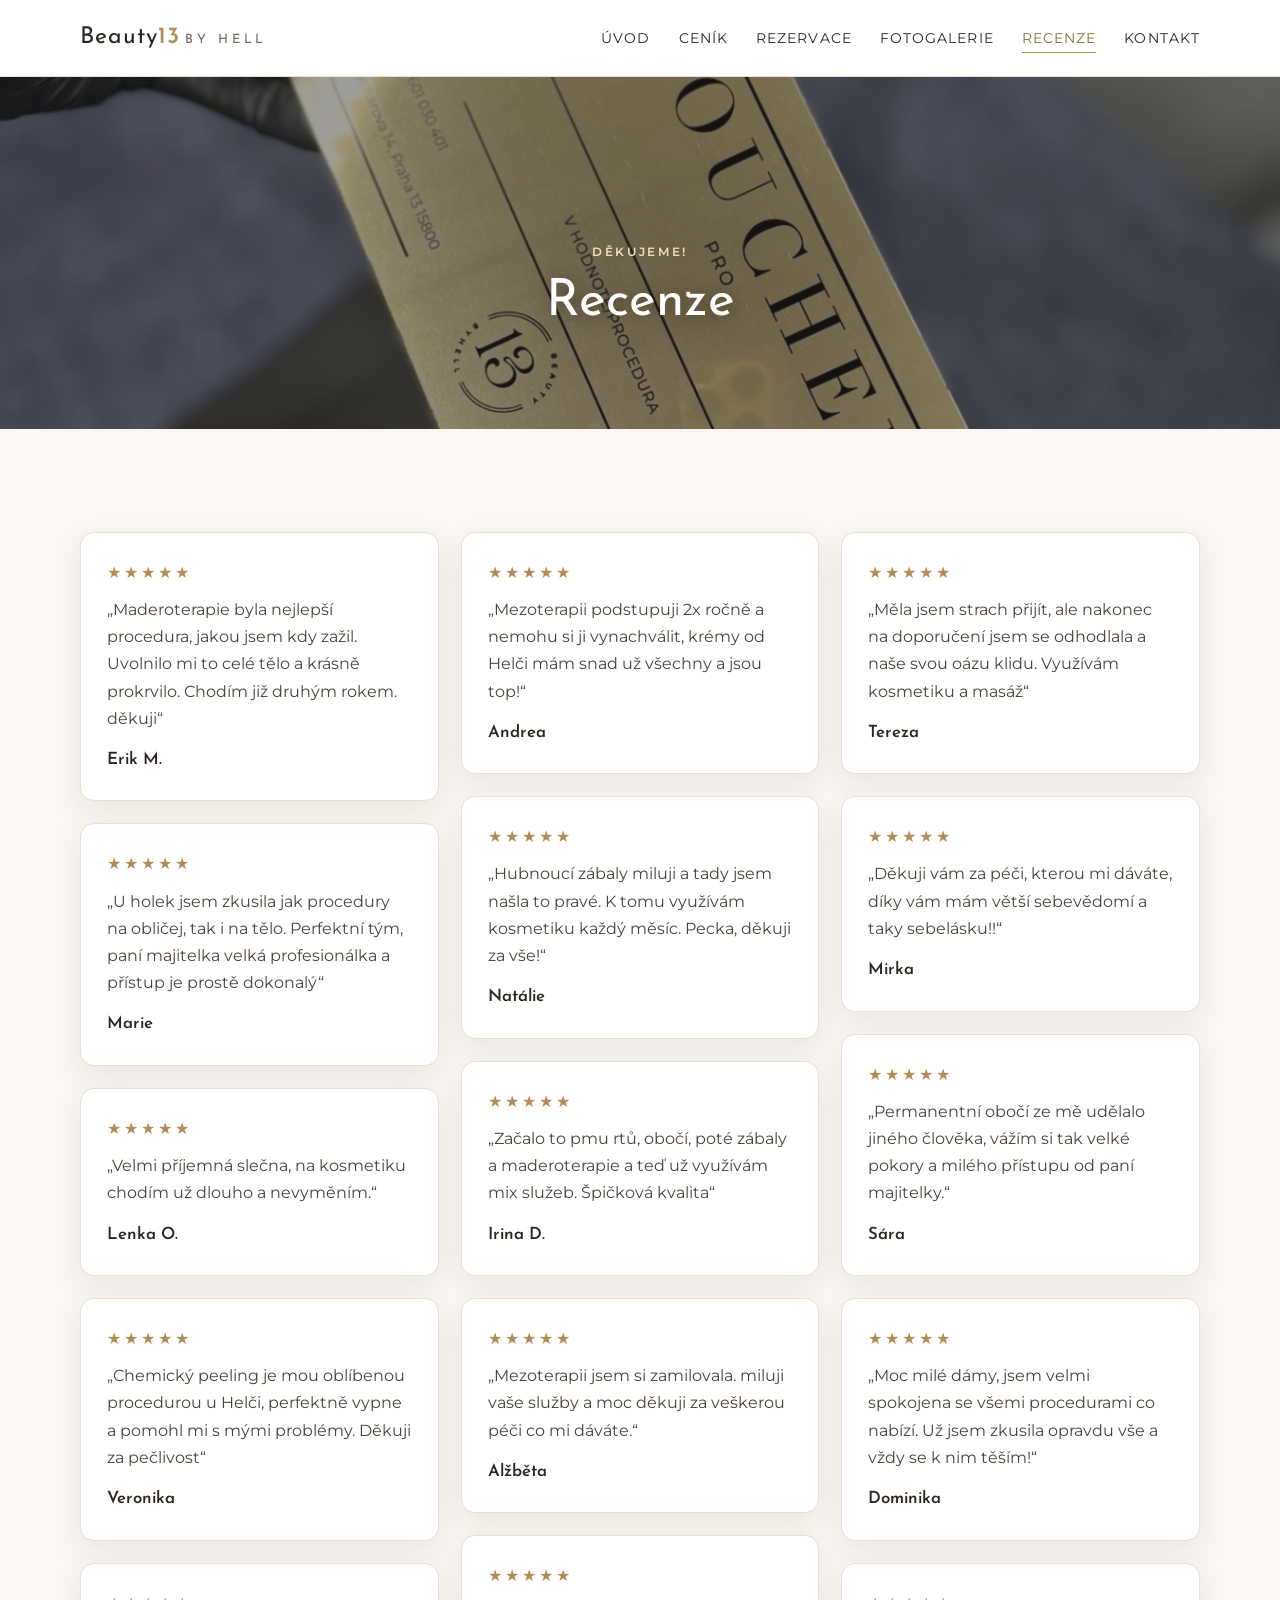
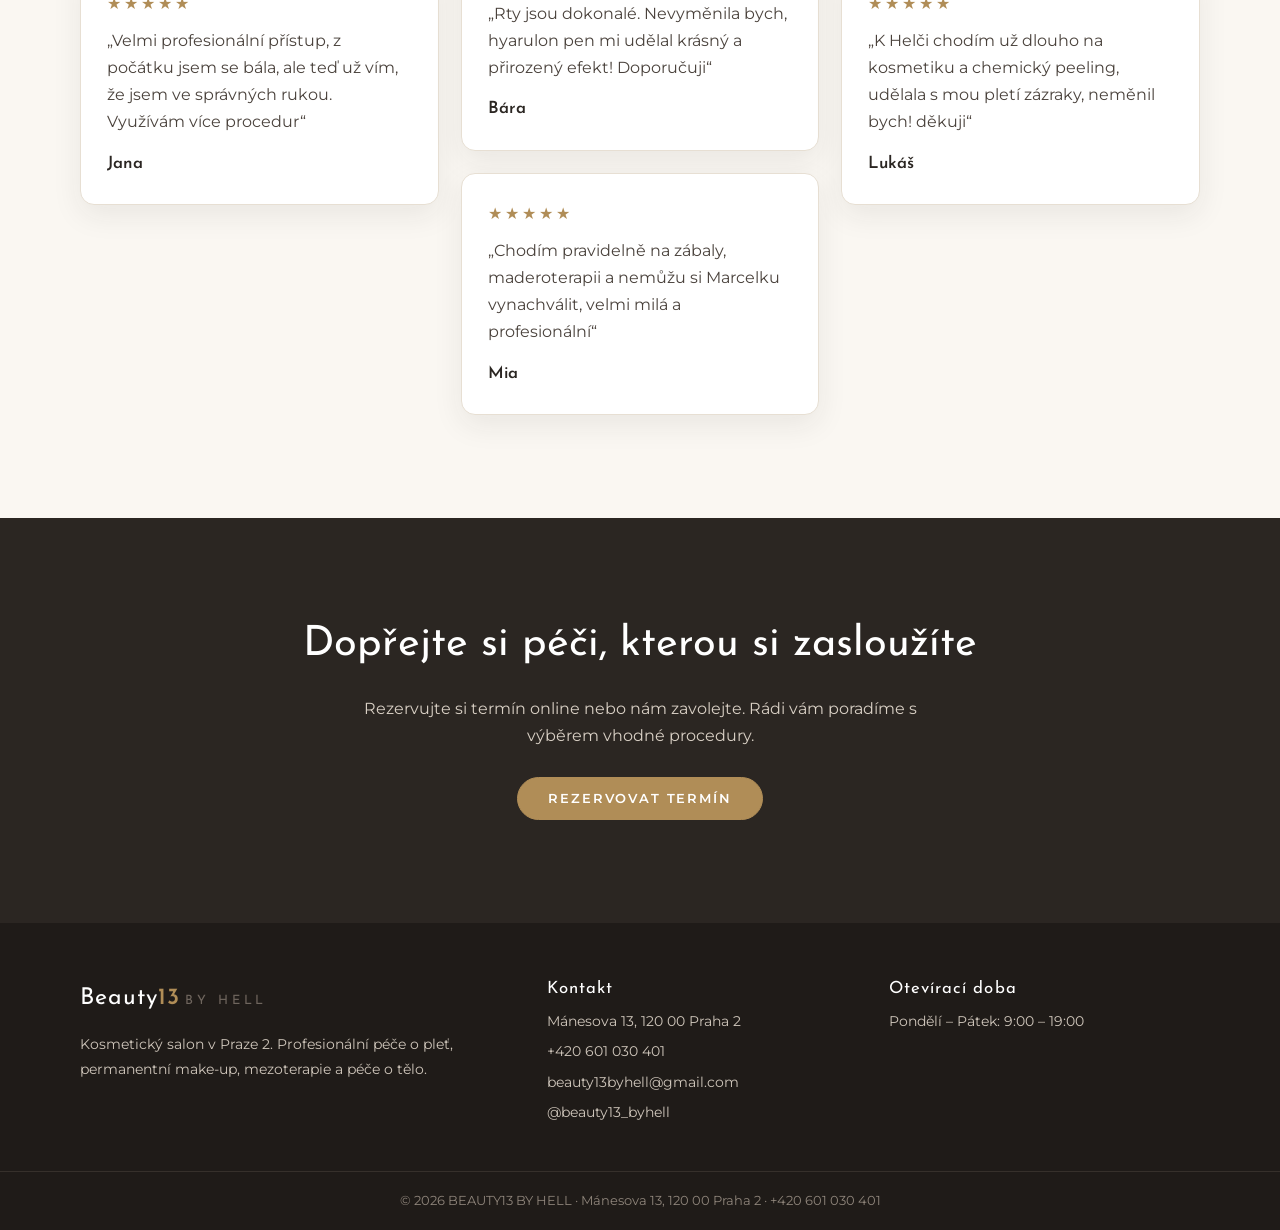
<file: reference/index.html>
<!DOCTYPE html>
<html lang="cs">
<head>
<meta charset="utf-8">
<meta name="viewport" content="width=device-width, initial-scale=1">
<script>document.documentElement.className+=" js"</script>
<title>Recenze | Beauty13 by Hell</title>
<meta name="description" content="Recenze a zkušenosti klientů kosmetického salonu Beauty13 by Hell v Praze 2.">
<link rel="canonical" href="https://www.beauty13byhell.cz/reference/">
<meta property="og:type" content="website">
<meta property="og:locale" content="cs_CZ">
<meta property="og:site_name" content="Beauty13 by Hell">
<meta property="og:title" content="Recenze | Beauty13 by Hell">
<meta property="og:description" content="Recenze a zkušenosti klientů kosmetického salonu Beauty13 by Hell v Praze 2.">
<meta property="og:url" content="https://www.beauty13byhell.cz/reference/">
<meta property="og:image" content="https://www.beauty13byhell.cz/assets/img/hero.jpg">
<meta name="theme-color" content="#b08d57">
<link rel="icon" href="../favicon.svg" type="image/svg+xml">
<link rel="preconnect" href="https://fonts.googleapis.com">
<link rel="preconnect" href="https://fonts.gstatic.com" crossorigin>
<link href="https://fonts.googleapis.com/css2?family=Josefin+Sans:wght@300;400;600&family=Montserrat:wght@400;500;600;700&display=swap" rel="stylesheet">
<link rel="stylesheet" href="../assets/css/style.css">
</head>
<body>
<a class="skip-link" href="#obsah">Přejít na obsah</a>
<header class="site-header">
  <div class="wrap">
    <a class="logo" href="../" aria-label="Beauty13 by Hell – úvod"><span class="logo__main">Beauty<b>13</b></span><span class="logo__sub">by Hell</span></a>
    <button class="nav-toggle" type="button" aria-label="Menu" aria-expanded="false" aria-controls="hlavni-menu"><span></span><span></span><span></span></button>
    <nav class="nav" id="hlavni-menu" aria-label="Hlavní menu">
      <ul>
      <li><a href="../">Úvod</a></li>
      <li><a href="../portfolio/">Ceník</a></li>
      <li><a href="../rezervacni-system/">Rezervace</a></li>
      <li><a href="../fotogalerie/">Fotogalerie</a></li>
      <li><a href="../reference/" aria-current="page">Recenze</a></li>
      <li><a href="../kontakt/">Kontakt</a></li>
      </ul>
    </nav>
  </div>
</header>
<main id="obsah">
<section class="page-hero">
  <img src="../assets/img/recenze.jpg" alt="" fetchpriority="high">
  <div class="wrap">
    <span class="eyebrow">Děkujeme!</span>
    <h1>Recenze</h1>
  </div>
</section>
<section class="section section--ivory">
  <div class="wrap">
<div class="reviews">
  <figure class="review">
    <div class="review__stars" aria-label="5 z 5 hvězdiček">★★★★★</div>
    <blockquote>„Maderoterapie byla nejlepší procedura, jakou jsem kdy zažil. Uvolnilo mi to celé tělo a krásně prokrvilo. Chodím již druhým rokem. děkuji“</blockquote>
    <figcaption>Erik M.</figcaption>
  </figure>
  <figure class="review">
    <div class="review__stars" aria-label="5 z 5 hvězdiček">★★★★★</div>
    <blockquote>„U holek jsem zkusila jak procedury na obličej, tak i na tělo. Perfektní tým, paní majitelka velká profesionálka a přístup je prostě dokonalý“</blockquote>
    <figcaption>Marie</figcaption>
  </figure>
  <figure class="review">
    <div class="review__stars" aria-label="5 z 5 hvězdiček">★★★★★</div>
    <blockquote>„Velmi příjemná slečna, na kosmetiku chodím už dlouho a nevyměním.“</blockquote>
    <figcaption>Lenka O.</figcaption>
  </figure>
  <figure class="review">
    <div class="review__stars" aria-label="5 z 5 hvězdiček">★★★★★</div>
    <blockquote>„Chemický peeling je mou oblíbenou procedurou u Helči, perfektně vypne a pomohl mi s mými problémy. Děkuji za pečlivost“</blockquote>
    <figcaption>Veronika</figcaption>
  </figure>
  <figure class="review">
    <div class="review__stars" aria-label="5 z 5 hvězdiček">★★★★★</div>
    <blockquote>„Velmi profesionální přístup, z počátku jsem se bála, ale teď už vím, že jsem ve správných rukou. Využívám více procedur“</blockquote>
    <figcaption>Jana</figcaption>
  </figure>
  <figure class="review">
    <div class="review__stars" aria-label="5 z 5 hvězdiček">★★★★★</div>
    <blockquote>„Mezoterapii podstupuji 2x ročně a nemohu si ji vynachválit, krémy od Helči mám snad už všechny a jsou top!“</blockquote>
    <figcaption>Andrea</figcaption>
  </figure>
  <figure class="review">
    <div class="review__stars" aria-label="5 z 5 hvězdiček">★★★★★</div>
    <blockquote>„Hubnoucí zábaly miluji a tady jsem našla to pravé. K tomu využívám kosmetiku každý měsíc. Pecka, děkuji za vše!“</blockquote>
    <figcaption>Natálie</figcaption>
  </figure>
  <figure class="review">
    <div class="review__stars" aria-label="5 z 5 hvězdiček">★★★★★</div>
    <blockquote>„Začalo to pmu rtů, obočí, poté zábaly a maderoterapie a teď už využívám mix služeb. Špičková kvalita“</blockquote>
    <figcaption>Irina D.</figcaption>
  </figure>
  <figure class="review">
    <div class="review__stars" aria-label="5 z 5 hvězdiček">★★★★★</div>
    <blockquote>„Mezoterapii jsem si zamilovala. miluji vaše služby a moc děkuji za veškerou péči co mi dáváte.“</blockquote>
    <figcaption>Alžběta</figcaption>
  </figure>
  <figure class="review">
    <div class="review__stars" aria-label="5 z 5 hvězdiček">★★★★★</div>
    <blockquote>„Rty jsou dokonalé. Nevyměnila bych, hyarulon pen mi udělal krásný a přirozený efekt! Doporučuji“</blockquote>
    <figcaption>Bára</figcaption>
  </figure>
  <figure class="review">
    <div class="review__stars" aria-label="5 z 5 hvězdiček">★★★★★</div>
    <blockquote>„Chodím pravidelně na zábaly, maderoterapii a nemůžu si Marcelku vynachválit, velmi milá a profesionální“</blockquote>
    <figcaption>Mia</figcaption>
  </figure>
  <figure class="review">
    <div class="review__stars" aria-label="5 z 5 hvězdiček">★★★★★</div>
    <blockquote>„Měla jsem strach přijít, ale nakonec na doporučení jsem se odhodlala a naše svou oázu klidu. Využívám kosmetiku a masáž“</blockquote>
    <figcaption>Tereza</figcaption>
  </figure>
  <figure class="review">
    <div class="review__stars" aria-label="5 z 5 hvězdiček">★★★★★</div>
    <blockquote>„Děkuji vám za péči, kterou mi dáváte, díky vám mám větší sebevědomí a taky sebelásku!!“</blockquote>
    <figcaption>Mirka</figcaption>
  </figure>
  <figure class="review">
    <div class="review__stars" aria-label="5 z 5 hvězdiček">★★★★★</div>
    <blockquote>„Permanentní obočí ze mě udělalo jiného člověka, vážím si tak velké pokory a milého přístupu od paní majitelky.“</blockquote>
    <figcaption>Sára</figcaption>
  </figure>
  <figure class="review">
    <div class="review__stars" aria-label="5 z 5 hvězdiček">★★★★★</div>
    <blockquote>„Moc milé dámy, jsem velmi spokojena se všemi procedurami co nabízí. Už jsem zkusila opravdu vše a vždy se k nim těším!“</blockquote>
    <figcaption>Dominika</figcaption>
  </figure>
  <figure class="review">
    <div class="review__stars" aria-label="5 z 5 hvězdiček">★★★★★</div>
    <blockquote>„K Helči chodím už dlouho na kosmetiku a chemický peeling, udělala s mou pletí zázraky, neměnil bych! děkuji“</blockquote>
    <figcaption>Lukáš</figcaption>
  </figure>
</div>
  </div>
</section>
<section class="section cta">
  <div class="wrap">
    <h2>Dopřejte si péči, kterou si zasloužíte</h2>
    <p>Rezervujte si termín online nebo nám zavolejte. Rádi vám poradíme s výběrem vhodné procedury.</p>
    <a class="btn" href="../rezervacni-system/">Rezervovat termín</a>
  </div>
</section>
</main>
<footer class="site-footer">
  <div class="wrap">
    <div>
      <a class="logo" href="../"><span class="logo__main">Beauty<b>13</b></span><span class="logo__sub">by Hell</span></a>
      <p style="margin-top:14px">Kosmetický salon v Praze 2. Profesionální péče o pleť, permanentní make-up, mezoterapie a péče o tělo.</p>
    </div>
    <div>
      <h4>Kontakt</h4>
      <ul>
        <li><a href="https://www.google.com/maps/search/?api=1&query=M%C3%A1nesova+13%2C+120+00+Praha+2" target="_blank" rel="noopener">Mánesova 13, 120 00 Praha 2</a></li>
        <li><a href="tel:+420601030401">+420 601 030 401</a></li>
        <li><a href="mailto:beauty13byhell@gmail.com">beauty13byhell@gmail.com</a></li>
        <li><a href="https://www.instagram.com/beauty13_byhell/" target="_blank" rel="noopener">@beauty13_byhell</a></li>
      </ul>
    </div>
    <div>
      <h4>Otevírací doba</h4>
      <ul>
        <li>Pondělí – Pátek: 9:00 – 19:00</li>
      </ul>
    </div>
  </div>
  <div class="footer-bottom">&copy; <span data-year>2026</span> BEAUTY13 BY HELL &middot; Mánesova 13, 120 00 Praha 2 &middot; +420 601 030 401</div>
</footer>
<script src="../assets/js/main.js" defer></script>
</body>
</html>
</file>
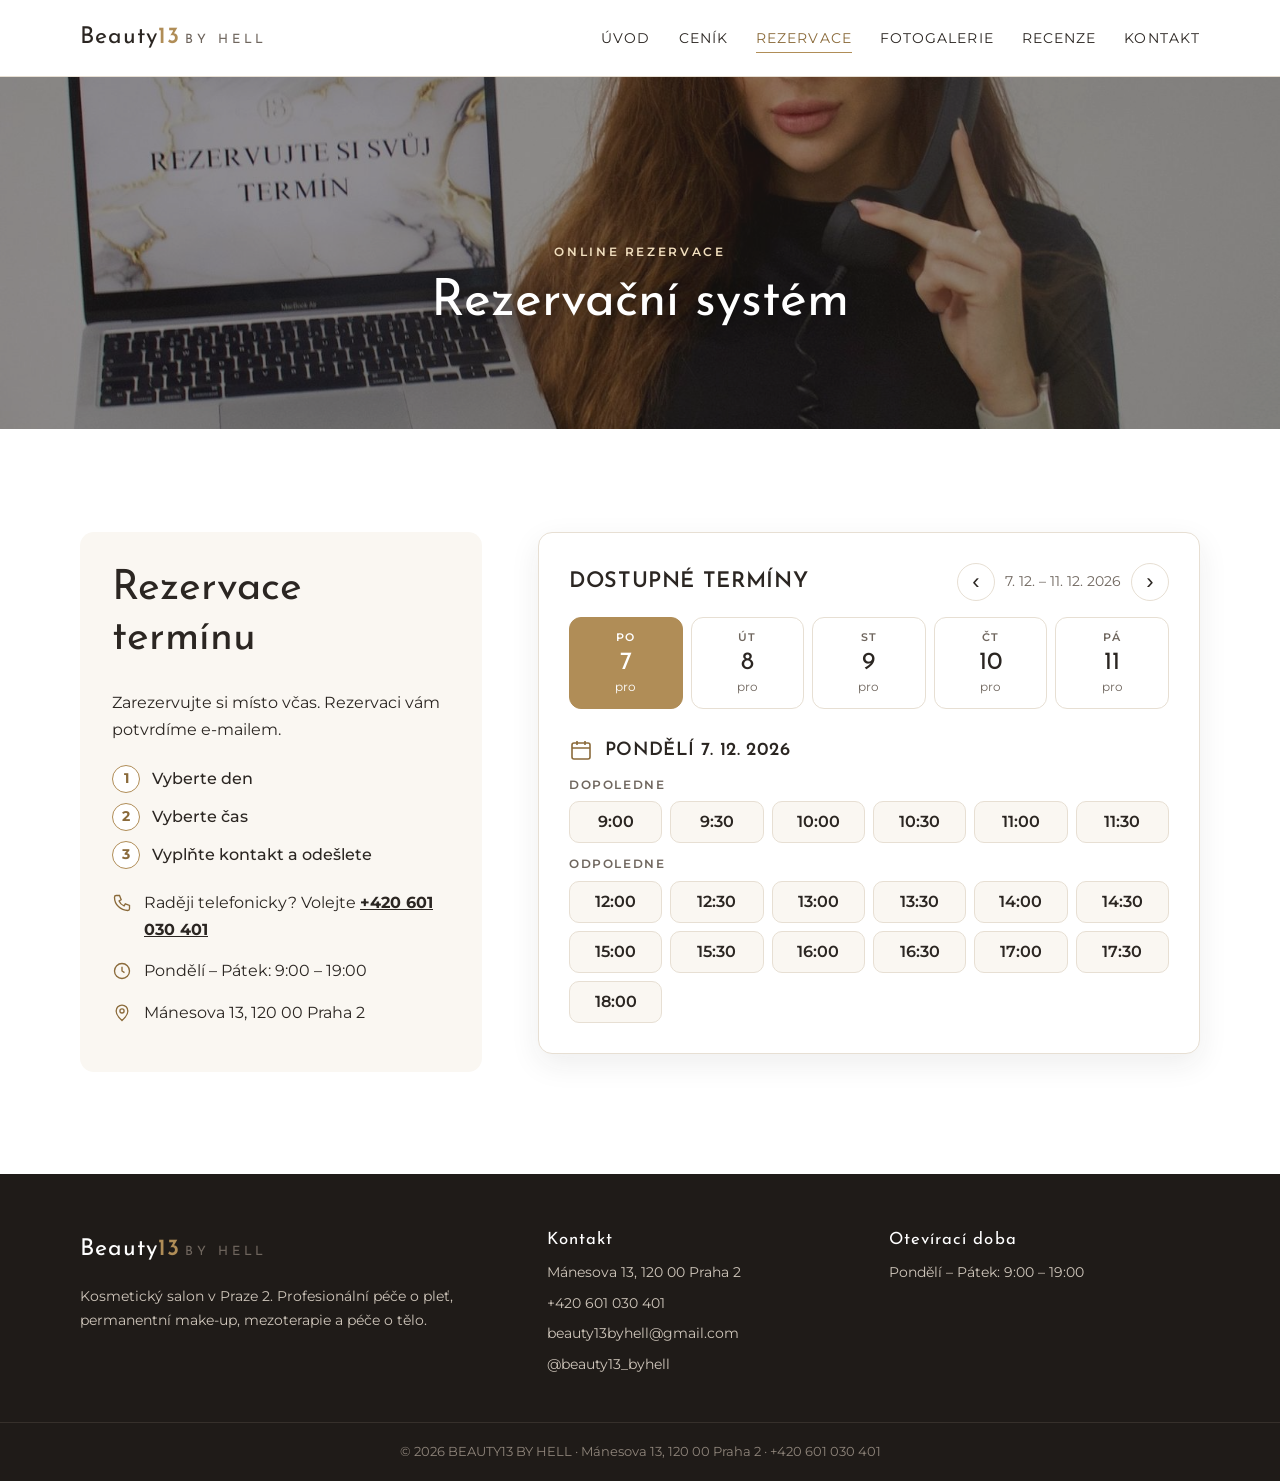
<file: rezervacni-system/index.html>
<!DOCTYPE html>
<html lang="cs">
<head>
<meta charset="utf-8">
<meta name="viewport" content="width=device-width, initial-scale=1">
<script>document.documentElement.className+=" js"</script>
<title>Rezervační systém | Beauty13 by Hell</title>
<meta name="description" content="Rezervujte si termín v kosmetickém salonu Beauty13 by Hell, Mánesova 13, Praha 2. Rezervaci vám potvrdíme e-mailem.">
<link rel="canonical" href="https://www.beauty13byhell.cz/rezervacni-system/">
<meta property="og:type" content="website">
<meta property="og:locale" content="cs_CZ">
<meta property="og:site_name" content="Beauty13 by Hell">
<meta property="og:title" content="Rezervační systém | Beauty13 by Hell">
<meta property="og:description" content="Rezervujte si termín v kosmetickém salonu Beauty13 by Hell, Mánesova 13, Praha 2. Rezervaci vám potvrdíme e-mailem.">
<meta property="og:url" content="https://www.beauty13byhell.cz/rezervacni-system/">
<meta property="og:image" content="https://www.beauty13byhell.cz/assets/img/hero.jpg">
<meta name="theme-color" content="#b08d57">
<link rel="icon" href="../favicon.svg" type="image/svg+xml">
<link rel="preconnect" href="https://fonts.googleapis.com">
<link rel="preconnect" href="https://fonts.gstatic.com" crossorigin>
<link href="https://fonts.googleapis.com/css2?family=Josefin+Sans:wght@300;400;600&family=Montserrat:wght@400;500;600;700&display=swap" rel="stylesheet">
<link rel="stylesheet" href="../assets/css/style.css">
</head>
<body>
<a class="skip-link" href="#obsah">Přejít na obsah</a>
<header class="site-header">
  <div class="wrap">
    <a class="logo" href="../" aria-label="Beauty13 by Hell – úvod"><span class="logo__main">Beauty<b>13</b></span><span class="logo__sub">by Hell</span></a>
    <button class="nav-toggle" type="button" aria-label="Menu" aria-expanded="false" aria-controls="hlavni-menu"><span></span><span></span><span></span></button>
    <nav class="nav" id="hlavni-menu" aria-label="Hlavní menu">
      <ul>
      <li><a href="../">Úvod</a></li>
      <li><a href="../portfolio/">Ceník</a></li>
      <li><a href="../rezervacni-system/" aria-current="page">Rezervace</a></li>
      <li><a href="../fotogalerie/">Fotogalerie</a></li>
      <li><a href="../reference/">Recenze</a></li>
      <li><a href="../kontakt/">Kontakt</a></li>
      </ul>
    </nav>
  </div>
</header>
<main id="obsah">
<section class="page-hero">
  <img src="../assets/img/rezervace.jpg" alt="" fetchpriority="high">
  <div class="wrap">
    <span class="eyebrow">Online rezervace</span>
    <h1>Rezervační systém</h1>
  </div>
</section>
<section class="section">
  <div class="wrap">
<div class="booking">
  <div class="booking__info">
    <h2>Rezervace termínu</h2>
    <p>Zarezervujte si místo včas. Rezervaci vám potvrdíme e-mailem.</p>
    <ol class="steps">
      <li><span>1</span>Vyberte den</li>
      <li><span>2</span>Vyberte čas</li>
      <li><span>3</span>Vyplňte kontakt a odešlete</li>
    </ol>
    <ul>
      <li><svg viewBox="0 0 24 24" fill="none" stroke="currentColor" stroke-width="1.6" aria-hidden="true"><path d="M5 3h4l2 5-2.5 1.5a11 11 0 0 0 6 6L16 13l5 2v4a2 2 0 0 1-2 2A16 16 0 0 1 3 5a2 2 0 0 1 2-2z"/></svg><span>Raději telefonicky? Volejte <a href="tel:+420601030401"><strong>+420 601 030 401</strong></a></span></li>
      <li><svg viewBox="0 0 24 24" fill="none" stroke="currentColor" stroke-width="1.6" aria-hidden="true"><circle cx="12" cy="12" r="9"/><path d="M12 7v5l3 2"/></svg><span>Pondělí – Pátek: 9:00 – 19:00</span></li>
      <li><svg viewBox="0 0 24 24" fill="none" stroke="currentColor" stroke-width="1.6" aria-hidden="true"><path d="M12 21s-7-6.2-7-11.5A7 7 0 0 1 19 9.5C19 14.8 12 21 12 21z"/><circle cx="12" cy="9.5" r="2.5"/></svg><span>Mánesova 13, 120 00 Praha 2</span></li>
    </ul>
  </div>
  <div class="booker" data-booker>
    <div class="alert" id="rezervace-odeslana" role="status" hidden>Děkujeme! Vaši rezervaci jsme přijali a brzy vám ji potvrdíme e-mailem.</div>
    <div class="slots">
      <div class="slots__head">
        <h3>Dostupné termíny</h3>
        <div class="slots__nav">
          <button type="button" class="slots__arrow" data-week-prev aria-label="Předchozí týden">&#8249;</button>
          <span class="slots__range" data-week-label aria-live="polite"></span>
          <button type="button" class="slots__arrow" data-week-next aria-label="Další týden">&#8250;</button>
        </div>
      </div>
      <div class="week" data-week></div>
      <p class="slots__day"><svg viewBox="0 0 24 24" fill="none" stroke="currentColor" stroke-width="1.6" aria-hidden="true"><rect x="3" y="5" width="18" height="16" rx="2"/><path d="M3 10h18M8 3v4M16 3v4"/></svg><span data-day-label></span></p>
      <div data-times></div>
      <noscript><p class="slots__empty">Pro výběr termínu povolte v prohlížeči JavaScript, nebo nám zavolejte na <a href="tel:+420601030401">+420 601 030 401</a>.</p></noscript>
    </div>
    <form class="form booking-form" id="rezervace-formular" data-booking data-root="../" action="https://formsubmit.co/beauty13byhell@gmail.com" method="POST">
      <input type="hidden" name="_subject" value="Nová rezervace z webu beauty13byhell.cz">
      <input type="hidden" name="_template" value="table">
      <input type="hidden" name="_next" value="https://www.beauty13byhell.cz/rezervacni-system/?odeslano=1">
      <input type="text" name="_honey" class="hp" tabindex="-1" autocomplete="off" aria-hidden="true">
      <input type="hidden" name="Datum" data-field-date>
      <input type="hidden" name="Čas" data-field-time>
      <div class="picked full">
        <span>Vybraný termín<strong data-picked></strong></span>
        <button type="button" class="picked__change" data-change>Změnit</button>
      </div>
      <div class="full">
        <label for="f-jmeno">Jméno a příjmení *</label>
        <input id="f-jmeno" name="Jméno a příjmení" type="text" autocomplete="name" required>
      </div>
      <div>
        <label for="f-tel">Telefonní číslo *</label>
        <input id="f-tel" name="Telefon" type="tel" autocomplete="tel" inputmode="tel" required>
      </div>
      <div>
        <label for="f-email">E-mail *</label>
        <input id="f-email" name="email" type="email" autocomplete="email" required>
      </div>
      <div class="full">
        <label for="f-sluzba">Procedura</label>
        <select id="f-sluzba" name="Procedura">
              <option value="">Vyberte proceduru (nepovinné)</option>
              <optgroup label="Ošetření pleti">
              <option>Luxusní ošetření pleti</option>
              <option>Základní ošetření pleti</option>
              <option>Anti-Akné ošetření</option>
              <option>Bylinné ošetření</option>
              <option>Masáž obličeje – 20min</option>
              <option>Barvení obočí/řas</option>
              </optgroup>
              <optgroup label="Přístrojová ošetření">
              <option>Ultrazvuková špachtle – 20min</option>
              <option>Galvanická žehlička – 20min</option>
              <option>Infračervené světlo – 25min</option>
              </optgroup>
              <optgroup label="Chemický peeling">
              <option>Chemický peeling Mandelo – 50min</option>
              <option>Chemický peeling Anti-akne – 50min</option>
              <option>Chemický peeling lifting – 50min</option>
              </optgroup>
              <optgroup label="Mezoterapie">
              <option>Mezoterapie – Jednorázové ošetření</option>
              <option>Mezoterapie basic – 3x ošetření (sleva 800 Kč)</option>
              <option>Mezoterapie luxury</option>
              </optgroup>
              <optgroup label="Hyaluron pen">
              <option>Lifting rtů – Pen - 1ml</option>
              <option>Lifting rtů – Pen - 0,5ml</option>
              <option>Nosoretní rýhy – Pen - 1ml</option>
              <option>Čelistní úhly – 2ml</option>
              </optgroup>
              <optgroup label="Permanentní make-up">
              <option>Permanentní makeup – Rty - Aquarelle lips</option>
              <option>Permanentní makeup – Obočí - Ombré brows</option>
              <option>Permanentní makeup – Obočí - Shading brows</option>
              <option>Doplnění PMU – Do 3 měsíců</option>
              </optgroup>
              <optgroup label="Tělo">
              <option>Masáž Maderoterapie</option>
              <option>Lymfomodeling – 60-90min břicho / nohy</option>
              <option>Zeštíhlující zábaly – 50min</option>
              <option>Lypolýza – Strong 6ml</option>
              </optgroup>
              <optgroup label="Vitamínové injekce (včeličky)">
              <option>Včeličky B12</option>
              <option>Včeličky NaD+</option>
              </optgroup>
              <option>Dárkový voucher</option><option>Kosmetické produkty / konzultace</option>
        </select>
      </div>
      <div class="full">
        <label for="f-pozn">Poznámka</label>
        <textarea id="f-pozn" name="Poznámka" rows="3" placeholder="Dotaz, přání…"></textarea>
      </div>
      <div class="full">
        <button class="btn btn--block" type="submit">Odeslat rezervaci</button>
      </div>
      <p class="form__note full">Odesláním formuláře souhlasíte se zpracováním uvedených údajů za účelem vyřízení rezervace. Termín je závazný až po našem potvrzení.</p>
    </form>
  </div>
</div>
  </div>
</section>
</main>
<footer class="site-footer">
  <div class="wrap">
    <div>
      <a class="logo" href="../"><span class="logo__main">Beauty<b>13</b></span><span class="logo__sub">by Hell</span></a>
      <p style="margin-top:14px">Kosmetický salon v Praze 2. Profesionální péče o pleť, permanentní make-up, mezoterapie a péče o tělo.</p>
    </div>
    <div>
      <h4>Kontakt</h4>
      <ul>
        <li><a href="https://www.google.com/maps/search/?api=1&query=M%C3%A1nesova+13%2C+120+00+Praha+2" target="_blank" rel="noopener">Mánesova 13, 120 00 Praha 2</a></li>
        <li><a href="tel:+420601030401">+420 601 030 401</a></li>
        <li><a href="mailto:beauty13byhell@gmail.com">beauty13byhell@gmail.com</a></li>
        <li><a href="https://www.instagram.com/beauty13_byhell/" target="_blank" rel="noopener">@beauty13_byhell</a></li>
      </ul>
    </div>
    <div>
      <h4>Otevírací doba</h4>
      <ul>
        <li>Pondělí – Pátek: 9:00 – 19:00</li>
      </ul>
    </div>
  </div>
  <div class="footer-bottom">&copy; <span data-year>2026</span> BEAUTY13 BY HELL &middot; Mánesova 13, 120 00 Praha 2 &middot; +420 601 030 401</div>
</footer>
<script src="../assets/js/main.js" defer></script>
</body>
</html>
</file>
<file: assets/css/style.css>
/* Beauty13 by Hell — hlavní styly */
:root {
  --bg: #ffffff;
  --ivory: #faf7f2;
  --sand: #f3ede4;
  --ink: #2b2622;
  --muted: #6f665e;
  --gold: #b08d57;
  --gold-dark: #8a6a3a;
  --line: #e7dfd3;
  --radius: 14px;
  --shadow: 0 10px 30px rgba(43, 38, 34, .08);
  --font-head: "Josefin Sans", "Helvetica Neue", Arial, sans-serif;
  --font-body: "Montserrat", "Helvetica Neue", Arial, sans-serif;
  --wrap: 1160px;
}

*, *::before, *::after { box-sizing: border-box; }
html { scroll-behavior: smooth; -webkit-text-size-adjust: 100%; }
body {
  margin: 0;
  background: var(--bg);
  color: var(--ink);
  font-family: var(--font-body);
  font-size: 16px;
  line-height: 1.7;
  -webkit-font-smoothing: antialiased;
}
img { max-width: 100%; height: auto; display: block; }
a { color: inherit; }
h1, h2, h3, h4 { font-family: var(--font-head); font-weight: 400; line-height: 1.2; margin: 0 0 .6em; }
h1 { font-size: clamp(2.1rem, 4.5vw, 3.2rem); }
h2 { font-size: clamp(1.8rem, 3.6vw, 2.6rem); }
h3 { font-size: 1.25rem; font-weight: 600; }
p { margin: 0 0 1em; }

.wrap { width: 100%; max-width: var(--wrap); margin: 0 auto; padding: 0 20px; }
.section { padding: clamp(56px, 8vw, 104px) 0; }
.section--ivory { background: var(--ivory); }
.section__head { text-align: center; max-width: 720px; margin: 0 auto clamp(32px, 5vw, 56px); }
.section__head p { color: var(--muted); }
.eyebrow {
  display: inline-block;
  font-size: .75rem;
  letter-spacing: .22em;
  text-transform: uppercase;
  color: var(--gold-dark);
  margin-bottom: .8em;
  font-weight: 600;
}
.divider { width: 56px; height: 2px; background: var(--gold); margin: 18px auto 0; border: 0; }
.sr-only { position: absolute; width: 1px; height: 1px; overflow: hidden; clip: rect(0 0 0 0); white-space: nowrap; }
.skip-link { position: absolute; left: -999px; top: 8px; background: var(--ink); color: #fff; padding: 8px 14px; z-index: 100; }
.skip-link:focus { left: 8px; }

/* Tlačítka */
.btn {
  display: inline-flex; align-items: center; justify-content: center; gap: 8px;
  padding: 14px 30px;
  border: 1px solid var(--gold);
  border-radius: 999px;
  background: var(--gold);
  color: #fff;
  font: 600 .82rem/1 var(--font-body);
  letter-spacing: .14em;
  text-transform: uppercase;
  text-decoration: none;
  cursor: pointer;
  transition: background .2s, color .2s, border-color .2s;
}
.btn:hover, .btn:focus-visible { background: var(--gold-dark); border-color: var(--gold-dark); }
.btn--ghost { background: transparent; color: var(--ink); border-color: var(--ink); }
.btn--ghost:hover, .btn--ghost:focus-visible { background: var(--ink); color: #fff; border-color: var(--ink); }
:focus-visible { outline: 2px solid var(--gold-dark); outline-offset: 3px; }

/* Hlavička */
.site-header {
  position: sticky; top: 0; z-index: 50;
  background: rgba(255, 255, 255, .96);
  backdrop-filter: blur(8px);
  border-bottom: 1px solid var(--line);
}
.site-header .wrap { display: flex; align-items: center; justify-content: space-between; height: 76px; }
.logo { text-decoration: none; display: flex; align-items: baseline; gap: 6px; font-family: var(--font-head); }
.logo__main { font-size: 1.45rem; letter-spacing: .04em; }
.logo__main b { color: var(--gold); font-weight: 600; }
.logo__sub { font-size: .8rem; letter-spacing: .3em; text-transform: uppercase; color: var(--muted); }
.nav ul { list-style: none; margin: 0; padding: 0; display: flex; gap: 28px; }
.nav a {
  text-decoration: none; font-size: .85rem; letter-spacing: .08em; text-transform: uppercase;
  padding: 6px 0; border-bottom: 1px solid transparent; transition: border-color .2s, color .2s;
}
.nav a:hover, .nav a[aria-current="page"] { color: var(--gold-dark); border-bottom-color: var(--gold); }
.nav-toggle {
  display: none; width: 44px; height: 44px; border: 0; background: none; cursor: pointer;
  padding: 10px; margin-right: -10px;
}
.nav-toggle span { display: block; height: 2px; background: var(--ink); margin: 6px 0; transition: transform .25s, opacity .25s; }
.nav-open .nav-toggle span:nth-child(1) { transform: translateY(8px) rotate(45deg); }
.nav-open .nav-toggle span:nth-child(2) { opacity: 0; }
.nav-open .nav-toggle span:nth-child(3) { transform: translateY(-8px) rotate(-45deg); }

@media (max-width: 920px) {
  .nav-toggle { display: block; }
  .nav {
    position: fixed; inset: 76px 0 auto 0;
    background: #fff; border-bottom: 1px solid var(--line);
    max-height: 0; overflow: hidden; transition: max-height .3s ease;
  }
  .nav-open .nav { max-height: 460px; box-shadow: var(--shadow); }
  .nav ul { flex-direction: column; gap: 0; padding: 8px 20px 20px; }
  .nav li { border-bottom: 1px solid var(--line); }
  .nav li:last-child { border-bottom: 0; }
  .nav a { display: block; padding: 14px 0; border: 0; }
}

/* Úvodní banner */
.hero { background: var(--ivory); }
.hero__img { width: 100%; max-width: 1600px; margin: 0 auto; aspect-ratio: 2 / 1; max-height: calc(100vh - 160px); object-fit: cover; object-position: center; }
.hero__bar { border-bottom: 1px solid var(--line); background: #fff; }
.hero__bar .wrap {
  display: flex; align-items: center; justify-content: space-between; gap: 20px; flex-wrap: wrap;
  padding-top: 26px; padding-bottom: 26px;
}
.hero__bar p { margin: 0; font-family: var(--font-head); font-size: clamp(1.1rem, 2.2vw, 1.4rem); }
.hero__bar p small { display: block; font-family: var(--font-body); font-size: .85rem; color: var(--muted); letter-spacing: .04em; }
.hero__actions { display: flex; gap: 12px; flex-wrap: wrap; }

/* Hlavička podstránky */
.page-hero { position: relative; color: #fff; background: var(--ink); overflow: hidden; }
.page-hero img { position: absolute; inset: 0; width: 100%; height: 100%; object-fit: cover; opacity: .55; }
.page-hero .wrap { position: relative; padding-top: clamp(80px, 14vw, 160px); padding-bottom: clamp(56px, 9vw, 96px); text-align: center; }
.page-hero h1 { margin: 0; text-shadow: 0 2px 20px rgba(0, 0, 0, .35); }
.page-hero .eyebrow { color: #f1dfbf; }

/* O nás */
.about { display: grid; grid-template-columns: 1fr 1fr; gap: clamp(28px, 5vw, 64px); align-items: start; }
.about__text p { color: #4a423c; }
.about__photos { display: grid; grid-template-columns: 1fr 1fr; gap: 18px; }
.about__photos img { border-radius: var(--radius); aspect-ratio: 2 / 3; object-fit: cover; width: 100%; }
.about__photos img:last-child { margin-top: 48px; }
@media (max-width: 820px) { .about { grid-template-columns: 1fr; } }

/* Produkty */
.cards { display: grid; grid-template-columns: repeat(3, 1fr); gap: 24px; }
.card {
  background: #fff; border: 1px solid var(--line); border-radius: var(--radius);
  padding: 32px 26px; text-align: center; box-shadow: var(--shadow);
}
.card img { width: 132px; height: 132px; border-radius: 50%; object-fit: cover; margin: 0 auto 20px; border: 4px solid var(--sand); }
.card p { color: var(--muted); font-size: .95rem; margin: 0; }
.note { max-width: 800px; margin: 40px auto 0; text-align: center; font-weight: 500; }
.note a { color: var(--gold-dark); }
@media (max-width: 820px) { .cards { grid-template-columns: 1fr; max-width: 460px; margin: 0 auto; } }

/* Ceník */
.pricing { columns: 2; column-gap: 56px; }
.price-group { break-inside: avoid; margin-bottom: 40px; }
.price-group h3 {
  font-family: var(--font-head); font-weight: 400; font-size: 1.45rem;
  border-bottom: 2px solid var(--gold); padding-bottom: 10px; margin-bottom: 4px;
}
.price-item { display: grid; grid-template-columns: 1fr auto; gap: 4px 20px; padding: 16px 0; border-bottom: 1px solid var(--line); }
.price-item__name { font-weight: 600; }
.price-item__price { font-weight: 700; text-align: right; white-space: nowrap; color: var(--gold-dark); }
.price-item__desc { grid-column: 1 / -1; font-size: .88rem; color: var(--muted); line-height: 1.55; }
@media (max-width: 820px) { .pricing { columns: 1; } }
@media (max-width: 420px) { .price-item__price { white-space: normal; } }

/* Rezervace */
.booking { display: grid; grid-template-columns: .85fr 1.4fr; gap: clamp(28px, 5vw, 56px); align-items: start; }
.booking__info { background: var(--ivory); border-radius: var(--radius); padding: 32px; }
.booking__info ul { list-style: none; padding: 0; margin: 20px 0 0; }
.booking__info li { display: flex; gap: 12px; align-items: flex-start; margin-bottom: 14px; }
.booking__info svg { flex: none; width: 20px; height: 20px; color: var(--gold-dark); margin-top: 4px; }
.steps { list-style: none; padding: 0; margin: 22px 0 0; counter-reset: s; }
.steps li { display: flex; align-items: center; gap: 12px; margin-bottom: 10px; font-weight: 500; }
.steps span {
  flex: none; width: 28px; height: 28px; border-radius: 50%; display: grid; place-items: center;
  background: #fff; border: 1px solid var(--gold); color: var(--gold-dark); font-size: .85rem; font-weight: 700;
}
.booker { background: #fff; border: 1px solid var(--line); border-radius: var(--radius); box-shadow: var(--shadow); padding: clamp(18px, 3vw, 30px); }

.slots__head { display: flex; align-items: center; justify-content: space-between; gap: 12px; flex-wrap: wrap; margin-bottom: 16px; }
.slots__head h3 { margin: 0; font-family: var(--font-head); font-weight: 600; font-size: 1.35rem; text-transform: uppercase; letter-spacing: .03em; }
.slots__nav { display: flex; align-items: center; gap: 8px; }
.slots__range { font-size: .85rem; color: var(--muted); min-width: 120px; text-align: center; }
.slots__arrow {
  width: 38px; height: 38px; border-radius: 50%; border: 1px solid var(--line); background: #fff;
  font-size: 22px; line-height: 1; cursor: pointer; color: var(--ink);
}
.slots__arrow:hover:not(:disabled) { border-color: var(--gold); color: var(--gold-dark); }
.slots__arrow:disabled { opacity: .3; cursor: default; }

.week { display: grid; grid-template-columns: repeat(5, 1fr); gap: 8px; }
.day {
  display: flex; flex-direction: column; align-items: center; gap: 2px;
  padding: 10px 4px; border: 1px solid var(--line); border-radius: 12px; background: #fff;
  font: inherit; color: var(--ink); cursor: pointer; transition: border-color .15s, background .15s;
}
.day__dow { font-size: .7rem; letter-spacing: .12em; text-transform: uppercase; color: var(--muted); font-weight: 600; }
.day__num { font-family: var(--font-head); font-size: 1.55rem; line-height: 1.1; }
.day__mon { font-size: .72rem; color: var(--muted); }
.day__free { font-size: .66rem; color: var(--gold-dark); font-weight: 600; margin-top: 2px; }
.day:hover:not(:disabled) { border-color: var(--gold); }
.day[aria-pressed="true"] { background: var(--gold); border-color: var(--gold); color: #fff; }
.day[aria-pressed="true"] .day__dow, .day[aria-pressed="true"] .day__mon, .day[aria-pressed="true"] .day__free { color: #fff; }
.day:disabled { cursor: default; background: var(--ivory); }
.day:disabled .day__num { color: #bdb3a7; }
.day:disabled .day__free { color: #a99f93; font-weight: 500; }

.slots__day {
  display: flex; align-items: center; gap: 12px; margin: 26px 0 14px;
  font-family: var(--font-head); font-weight: 600; font-size: 1.15rem; text-transform: uppercase; letter-spacing: .02em;
}
.slots__day svg { width: 24px; height: 24px; flex: none; color: var(--gold-dark); }
.times-group + .times-group { margin-top: 16px; }
.times-group h4 { font: 600 .72rem/1 var(--font-body); letter-spacing: .14em; text-transform: uppercase; color: var(--muted); margin: 0 0 10px; }
.times { display: grid; grid-template-columns: repeat(auto-fill, minmax(86px, 1fr)); gap: 8px; }
.time {
  padding: 12px 6px; border: 1px solid var(--line); border-radius: 10px; background: var(--ivory);
  font: 600 1rem/1 var(--font-body); color: var(--ink); cursor: pointer; transition: all .15s;
}
.time:hover:not(:disabled) { border-color: var(--gold); background: #fff; color: var(--gold-dark); }
.time[aria-pressed="true"] { background: var(--gold); border-color: var(--gold); color: #fff; }
.time:disabled { background: #fff; color: #c9c0b5; text-decoration: line-through; cursor: default; }
.slots__empty { padding: 18px; border-radius: 10px; background: var(--ivory); color: var(--muted); margin: 0; }

.booking-form { margin-top: 26px; padding-top: 26px; border-top: 1px solid var(--line); scroll-margin-top: 90px; }
.slots { scroll-margin-top: 90px; }
.js .booking-form:not(.is-active) { display: none; }
.picked { display: flex; align-items: center; justify-content: space-between; gap: 12px; background: var(--ivory); border: 1px solid var(--line); border-left: 3px solid var(--gold); border-radius: 10px; padding: 12px 16px; }
.picked span { font-size: .75rem; letter-spacing: .1em; text-transform: uppercase; color: var(--muted); font-weight: 600; }
.picked strong { display: block; font-size: 1.05rem; letter-spacing: 0; text-transform: none; color: var(--ink); }
.picked__change { background: none; border: 0; color: var(--gold-dark); font: 600 .85rem var(--font-body); text-decoration: underline; cursor: pointer; padding: 6px; }
.btn--block { width: 100%; padding: 17px 30px; }

.form { display: grid; grid-template-columns: 1fr 1fr; gap: 16px; }
.form .full { grid-column: 1 / -1; }
.form label { display: block; font-size: .78rem; letter-spacing: .1em; text-transform: uppercase; font-weight: 600; margin-bottom: 6px; }
.form input, .form select, .form textarea {
  width: 100%; padding: 13px 14px; border: 1px solid var(--line); border-radius: 10px;
  font: inherit; font-size: 1rem; color: var(--ink); background: #fff;
}
.form input:focus, .form select:focus, .form textarea:focus { outline: none; border-color: var(--gold); box-shadow: 0 0 0 3px rgba(176, 141, 87, .18); }
.form textarea { min-height: 90px; resize: vertical; }
.form .hp { display: none; }
.form__note { font-size: .8rem; color: var(--muted); margin: 0; }
.alert { padding: 16px 20px; border-radius: 10px; background: #eef6ec; color: #2c5b2a; border: 1px solid #cfe4cb; margin-bottom: 24px; }
@media (max-width: 900px) { .booking { grid-template-columns: 1fr; } .booking__info { order: 2; } }
@media (max-width: 520px) {
  .form { grid-template-columns: 1fr; }
  .week { gap: 5px; }
  .day { padding: 8px 2px; }
  .day__num { font-size: 1.3rem; }
  .times { grid-template-columns: repeat(3, 1fr); }
  .slots__range { min-width: 0; }
}

/* Galerie */
.gallery { columns: 4 220px; column-gap: 14px; }
.gallery a { display: block; margin-bottom: 14px; border-radius: 10px; overflow: hidden; break-inside: avoid; background: var(--sand); }
.gallery img { width: 100%; transition: transform .4s ease; }
.gallery a:hover img { transform: scale(1.04); }
.center { text-align: center; margin-top: 36px; }

.lightbox {
  position: fixed; inset: 0; z-index: 200; background: rgba(20, 17, 15, .94);
  display: none; align-items: center; justify-content: center; padding: 56px 16px;
}
.lightbox.is-open { display: flex; }
.lightbox img { max-width: 100%; max-height: 100%; object-fit: contain; border-radius: 6px; }
.lightbox button {
  position: absolute; background: rgba(255, 255, 255, .1); color: #fff; border: 0; cursor: pointer;
  width: 48px; height: 48px; border-radius: 50%; font-size: 26px; line-height: 1;
}
.lightbox button:hover { background: rgba(255, 255, 255, .22); }
.lightbox__close { top: 14px; right: 14px; }
.lightbox__prev { left: 14px; top: 50%; transform: translateY(-50%); }
.lightbox__next { right: 14px; top: 50%; transform: translateY(-50%); }
.lightbox__count { position: absolute; bottom: 16px; left: 0; right: 0; text-align: center; color: #cfc6bb; font-size: .85rem; }

/* Recenze */
.reviews { columns: 3 280px; column-gap: 22px; }
.review {
  break-inside: avoid; margin: 0 0 22px; background: #fff; border: 1px solid var(--line);
  border-radius: var(--radius); padding: 26px; box-shadow: var(--shadow);
}
.review__stars { color: var(--gold); letter-spacing: 3px; margin-bottom: 10px; }
.review blockquote { margin: 0 0 14px; color: #4a423c; }
.review figcaption { font-weight: 600; font-family: var(--font-head); font-size: 1.05rem; }

/* Kontakt */
.contact { display: grid; grid-template-columns: 1fr 1.3fr; gap: clamp(28px, 5vw, 56px); align-items: stretch; }
.contact__list { list-style: none; padding: 0; margin: 0 0 28px; }
.contact__list li { display: flex; gap: 14px; align-items: flex-start; padding: 14px 0; border-bottom: 1px solid var(--line); }
.contact__list svg { flex: none; width: 22px; height: 22px; color: var(--gold-dark); margin-top: 3px; }
.contact__list a { text-decoration: none; font-weight: 600; }
.contact__list a:hover { color: var(--gold-dark); }
.contact__list small { display: block; color: var(--muted); font-size: .85rem; }
.map { border: 0; width: 100%; min-height: 380px; height: 100%; border-radius: var(--radius); filter: grayscale(.35); }
@media (max-width: 820px) { .contact { grid-template-columns: 1fr; } }

/* CTA pás */
.cta { background: var(--ink); color: #fff; text-align: center; }
.cta p { color: #d9d0c5; max-width: 620px; margin: 0 auto 28px; }

/* Patička */
.site-footer { background: #1f1b18; color: #cfc6bb; font-size: .9rem; }
.site-footer .wrap { display: grid; grid-template-columns: 1.4fr 1fr 1fr; gap: 32px; padding-top: 56px; padding-bottom: 40px; }
.site-footer h4 { color: #fff; font-size: 1.05rem; letter-spacing: .06em; }
.site-footer ul { list-style: none; padding: 0; margin: 0; }
.site-footer li { margin-bottom: 6px; }
.site-footer a { text-decoration: none; }
.site-footer a:hover { color: #fff; }
.site-footer .logo__main { color: #fff; }
.footer-bottom { border-top: 1px solid #36302b; text-align: center; padding: 18px 20px; font-size: .8rem; color: #8f857b; }
@media (max-width: 820px) { .site-footer .wrap { grid-template-columns: 1fr; } }
</file>
